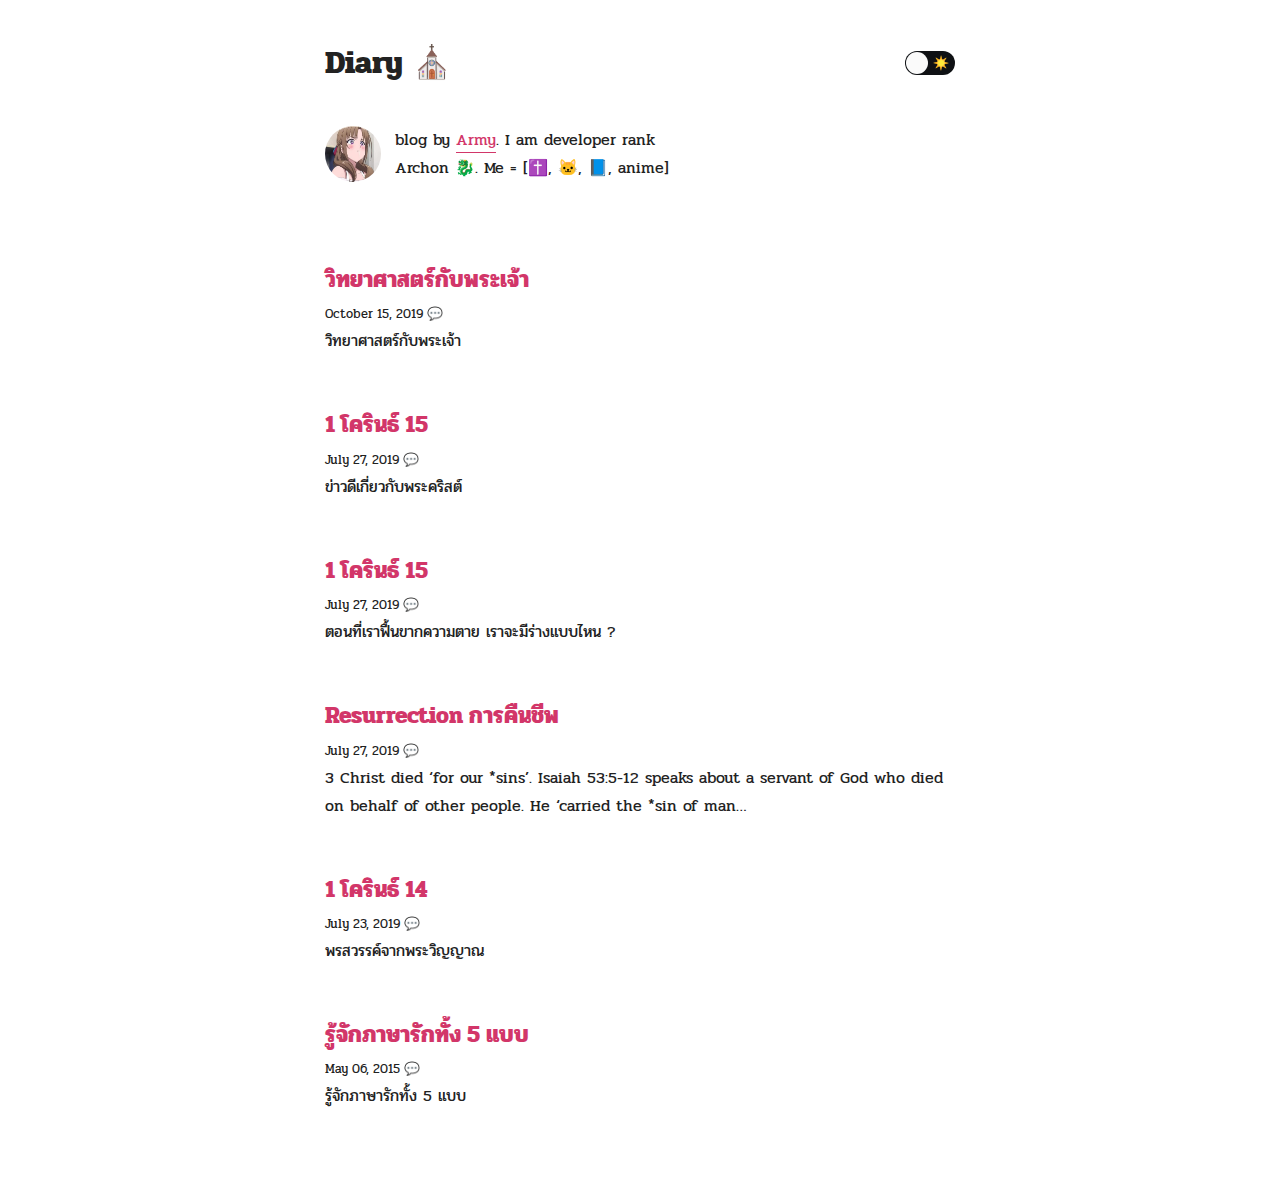
<file: index.html>
<!DOCTYPE html><html lang="en"><head><meta charSet="utf-8"/><meta http-equiv="x-ua-compatible" content="ie=edge"/><meta name="viewport" content="width=device-width, initial-scale=1, shrink-to-fit=no"/><link href="https://fonts.googleapis.com/css?family=Pridi&amp;display=swap" rel="stylesheet"/><style id="typography.js">html{font-family:sans-serif;-ms-text-size-adjust:100%;-webkit-text-size-adjust:100%}body{margin:0}article,aside,details,figcaption,figure,footer,header,main,menu,nav,section,summary{display:block}audio,canvas,progress,video{display:inline-block}audio:not([controls]){display:none;height:0}progress{vertical-align:baseline}[hidden],template{display:none}a{background-color:transparent;-webkit-text-decoration-skip:objects}a:active,a:hover{outline-width:0}abbr[title]{border-bottom:none;text-decoration:underline;text-decoration:underline dotted}b,strong{font-weight:inherit;font-weight:bolder}dfn{font-style:italic}h1{font-size:2em;margin:.67em 0}mark{background-color:#ff0;color:#000}small{font-size:80%}sub,sup{font-size:75%;line-height:0;position:relative;vertical-align:baseline}sub{bottom:-.25em}sup{top:-.5em}img{border-style:none}svg:not(:root){overflow:hidden}code,kbd,pre,samp{font-family:monospace,monospace;font-size:1em}figure{margin:1em 40px}hr{box-sizing:content-box;height:0;overflow:visible}button,input,optgroup,select,textarea{font:inherit;margin:0}optgroup{font-weight:700}button,input{overflow:visible}button,select{text-transform:none}[type=reset],[type=submit],button,html [type=button]{-webkit-appearance:button}[type=button]::-moz-focus-inner,[type=reset]::-moz-focus-inner,[type=submit]::-moz-focus-inner,button::-moz-focus-inner{border-style:none;padding:0}[type=button]:-moz-focusring,[type=reset]:-moz-focusring,[type=submit]:-moz-focusring,button:-moz-focusring{outline:1px dotted ButtonText}fieldset{border:1px solid silver;margin:0 2px;padding:.35em .625em .75em}legend{box-sizing:border-box;color:inherit;display:table;max-width:100%;padding:0;white-space:normal}textarea{overflow:auto}[type=checkbox],[type=radio]{box-sizing:border-box;padding:0}[type=number]::-webkit-inner-spin-button,[type=number]::-webkit-outer-spin-button{height:auto}[type=search]{-webkit-appearance:textfield;outline-offset:-2px}[type=search]::-webkit-search-cancel-button,[type=search]::-webkit-search-decoration{-webkit-appearance:none}::-webkit-input-placeholder{color:inherit;opacity:.54}::-webkit-file-upload-button{-webkit-appearance:button;font:inherit}html{font:100%/1.75 'Merriweather','Georgia',serif;box-sizing:border-box;overflow-y:scroll;}*{box-sizing:inherit;}*:before{box-sizing:inherit;}*:after{box-sizing:inherit;}body{color:hsla(0,0%,0%,0.9);font-family:'Merriweather','Georgia',serif;font-weight:400;word-wrap:break-word;font-kerning:normal;-moz-font-feature-settings:"kern", "liga", "clig", "calt";-ms-font-feature-settings:"kern", "liga", "clig", "calt";-webkit-font-feature-settings:"kern", "liga", "clig", "calt";font-feature-settings:"kern", "liga", "clig", "calt";}img{max-width:100%;margin-left:0;margin-right:0;margin-top:0;padding-bottom:0;padding-left:0;padding-right:0;padding-top:0;margin-bottom:1.75rem;}h1{margin-left:0;margin-right:0;margin-top:0;padding-bottom:0;padding-left:0;padding-right:0;padding-top:0;margin-bottom:1.75rem;color:inherit;font-family:Montserrat,sans-serif;font-weight:900;text-rendering:optimizeLegibility;font-size:2.5rem;line-height:1.1;}h2{margin-left:0;margin-right:0;margin-top:0;padding-bottom:0;padding-left:0;padding-right:0;padding-top:0;margin-bottom:1.75rem;color:inherit;font-family:'Merriweather','Georgia',serif;font-weight:900;text-rendering:optimizeLegibility;font-size:1.73286rem;line-height:1.1;}h3{margin-left:0;margin-right:0;margin-top:0;padding-bottom:0;padding-left:0;padding-right:0;padding-top:0;margin-bottom:1.75rem;color:inherit;font-family:'Merriweather','Georgia',serif;font-weight:900;text-rendering:optimizeLegibility;font-size:1.4427rem;line-height:1.1;}h4{margin-left:0;margin-right:0;margin-top:0;padding-bottom:0;padding-left:0;padding-right:0;padding-top:0;margin-bottom:1.75rem;color:inherit;font-family:'Merriweather','Georgia',serif;font-weight:900;text-rendering:optimizeLegibility;font-size:1rem;line-height:1.1;letter-spacing:0.140625em;text-transform:uppercase;}h5{margin-left:0;margin-right:0;margin-top:0;padding-bottom:0;padding-left:0;padding-right:0;padding-top:0;margin-bottom:1.75rem;color:inherit;font-family:'Merriweather','Georgia',serif;font-weight:900;text-rendering:optimizeLegibility;font-size:0.83255rem;line-height:1.1;}h6{margin-left:0;margin-right:0;margin-top:0;padding-bottom:0;padding-left:0;padding-right:0;padding-top:0;margin-bottom:1.75rem;color:inherit;font-family:'Merriweather','Georgia',serif;font-weight:900;text-rendering:optimizeLegibility;font-size:0.75966rem;line-height:1.1;font-style:italic;}hgroup{margin-left:0;margin-right:0;margin-top:0;padding-bottom:0;padding-left:0;padding-right:0;padding-top:0;margin-bottom:1.75rem;}ul{margin-left:1.75rem;margin-right:0;margin-top:0;padding-bottom:0;padding-left:0;padding-right:0;padding-top:0;margin-bottom:1.75rem;list-style-position:outside;list-style-image:none;list-style:disc;}ol{margin-left:1.75rem;margin-right:0;margin-top:0;padding-bottom:0;padding-left:0;padding-right:0;padding-top:0;margin-bottom:1.75rem;list-style-position:outside;list-style-image:none;}dl{margin-left:0;margin-right:0;margin-top:0;padding-bottom:0;padding-left:0;padding-right:0;padding-top:0;margin-bottom:1.75rem;}dd{margin-left:0;margin-right:0;margin-top:0;padding-bottom:0;padding-left:0;padding-right:0;padding-top:0;margin-bottom:1.75rem;}p{margin-left:0;margin-right:0;margin-top:0;padding-bottom:0;padding-left:0;padding-right:0;padding-top:0;margin-bottom:1.75rem;}figure{margin-left:0;margin-right:0;margin-top:0;padding-bottom:0;padding-left:0;padding-right:0;padding-top:0;margin-bottom:1.75rem;}pre{margin-left:0;margin-right:0;margin-top:0;padding-bottom:0;padding-left:0;padding-right:0;padding-top:0;margin-bottom:1.75rem;font-size:0.85rem;line-height:1.75rem;}table{margin-left:0;margin-right:0;margin-top:0;padding-bottom:0;padding-left:0;padding-right:0;padding-top:0;margin-bottom:1.75rem;font-size:1rem;line-height:1.75rem;border-collapse:collapse;width:100%;}fieldset{margin-left:0;margin-right:0;margin-top:0;padding-bottom:0;padding-left:0;padding-right:0;padding-top:0;margin-bottom:1.75rem;}blockquote{margin-left:-1.75rem;margin-right:1.75rem;margin-top:0;padding-bottom:0;padding-left:1.42188rem;padding-right:0;padding-top:0;margin-bottom:1.75rem;font-size:1.20112rem;line-height:1.75rem;color:inherit;font-style:italic;border-left:0.32813rem solid hsla(0,0%,0%,0.9);border-left-color:inherit;opacity:0.8;}form{margin-left:0;margin-right:0;margin-top:0;padding-bottom:0;padding-left:0;padding-right:0;padding-top:0;margin-bottom:1.75rem;}noscript{margin-left:0;margin-right:0;margin-top:0;padding-bottom:0;padding-left:0;padding-right:0;padding-top:0;margin-bottom:1.75rem;}iframe{margin-left:0;margin-right:0;margin-top:0;padding-bottom:0;padding-left:0;padding-right:0;padding-top:0;margin-bottom:1.75rem;}hr{margin-left:0;margin-right:0;margin-top:0;padding-bottom:0;padding-left:0;padding-right:0;padding-top:0;margin-bottom:calc(1.75rem - 1px);background:var(--hr);border:none;height:1px;}address{margin-left:0;margin-right:0;margin-top:0;padding-bottom:0;padding-left:0;padding-right:0;padding-top:0;margin-bottom:1.75rem;}b{font-weight:700;}strong{font-weight:700;}dt{font-weight:700;}th{font-weight:700;}li{margin-bottom:calc(1.75rem / 2);}ol li{padding-left:0;}ul li{padding-left:0;}li > ol{margin-left:1.75rem;margin-bottom:calc(1.75rem / 2);margin-top:calc(1.75rem / 2);}li > ul{margin-left:1.75rem;margin-bottom:calc(1.75rem / 2);margin-top:calc(1.75rem / 2);}blockquote *:last-child{margin-bottom:0;}li *:last-child{margin-bottom:0;}p *:last-child{margin-bottom:0;}li > p{margin-bottom:calc(1.75rem / 2);}code{font-size:0.85rem;line-height:1.75rem;}kbd{font-size:0.85rem;line-height:1.75rem;}samp{font-size:0.85rem;line-height:1.75rem;}abbr{border-bottom:1px dotted hsla(0,0%,0%,0.5);cursor:help;}acronym{border-bottom:1px dotted hsla(0,0%,0%,0.5);cursor:help;}abbr[title]{border-bottom:1px dotted hsla(0,0%,0%,0.5);cursor:help;text-decoration:none;}thead{text-align:left;}td,th{text-align:left;border-bottom:1px solid hsla(0,0%,0%,0.12);font-feature-settings:"tnum";-moz-font-feature-settings:"tnum";-ms-font-feature-settings:"tnum";-webkit-font-feature-settings:"tnum";padding-left:1.16667rem;padding-right:1.16667rem;padding-top:0.875rem;padding-bottom:calc(0.875rem - 1px);}th:first-child,td:first-child{padding-left:0;}th:last-child,td:last-child{padding-right:0;}blockquote > :last-child{margin-bottom:0;}blockquote cite{font-size:1rem;line-height:1.75rem;color:hsla(0,0%,0%,0.9);font-weight:400;}blockquote cite:before{content:"— ";}ul,ol{margin-left:0;}@media only screen and (max-width:480px){ul,ol{margin-left:1.75rem;}blockquote{margin-left:-1.3125rem;margin-right:0;padding-left:0.98438rem;}}h1,h2,h3,h4,h5,h6{margin-top:3.5rem;}a{box-shadow:0 1px 0 0 currentColor;color:var(--textLink);text-decoration:none;font-family:Pridi;}a:hover,a:active{box-shadow:none;}mark,ins{background:#007acc;color:white;padding:0.10938rem 0.21875rem;text-decoration:none;}a.gatsby-resp-image-link{box-shadow:none;}a.anchor{box-shadow:none;}a.anchor svg[aria-hidden="true"]{stroke:var(--textLink);}p code{font-size:1rem;}h1 code, h2 code, h3 code, h4 code, h5 code, h6 code{font-size:inherit;}li code{font-size:1rem;}blockquote.translation{font-size:1em;}</style><meta data-react-helmet="true" name="theme-color" content="#282c35"/><style type="text/css">.gatsby-resp-image-image{width:100%;height:100%;margin:0;vertical-align:middle;position:absolute;top:0;left:0;color:transparent;}</style><link rel="preconnect dns-prefetch" href="https://www.google-analytics.com"/><link rel="alternate" type="application/rss+xml" href="/rss.xml"/><link rel="shortcut icon" href="/icons/icon-48x48.png?v=008654519ce705ac7bc44303a9014606"/><link rel="manifest" href="/manifest.webmanifest"/><meta name="theme-color" content="#663399"/><link rel="apple-touch-icon" sizes="48x48" href="/icons/icon-48x48.png?v=008654519ce705ac7bc44303a9014606"/><link rel="apple-touch-icon" sizes="72x72" href="/icons/icon-72x72.png?v=008654519ce705ac7bc44303a9014606"/><link rel="apple-touch-icon" sizes="96x96" href="/icons/icon-96x96.png?v=008654519ce705ac7bc44303a9014606"/><link rel="apple-touch-icon" sizes="144x144" href="/icons/icon-144x144.png?v=008654519ce705ac7bc44303a9014606"/><link rel="apple-touch-icon" sizes="192x192" href="/icons/icon-192x192.png?v=008654519ce705ac7bc44303a9014606"/><link rel="apple-touch-icon" sizes="256x256" href="/icons/icon-256x256.png?v=008654519ce705ac7bc44303a9014606"/><link rel="apple-touch-icon" sizes="384x384" href="/icons/icon-384x384.png?v=008654519ce705ac7bc44303a9014606"/><link rel="apple-touch-icon" sizes="512x512" href="/icons/icon-512x512.png?v=008654519ce705ac7bc44303a9014606"/><title data-react-helmet="true">All posts | Diary  ⛪</title><meta name="generator" content="Gatsby 2.16.1"/><meta data-react-helmet="true" name="description" content="A starter blog demonstrating what Gatsby can do."/><meta data-react-helmet="true" property="og:title" content="All posts"/><meta data-react-helmet="true" property="og:description" content="A starter blog demonstrating what Gatsby can do."/><meta data-react-helmet="true" property="og:type" content="website"/><meta data-react-helmet="true" name="twitter:card" content="summary"/><meta data-react-helmet="true" name="twitter:creator" content="Army"/><meta data-react-helmet="true" name="twitter:title" content="All posts"/><meta data-react-helmet="true" name="twitter:description" content="A starter blog demonstrating what Gatsby can do."/><style data-href="/styles.48d7a39d8d7fe1252339.css">@import url(https://fonts.googleapis.com/css?family=Pridi&display=swap);@font-face{font-family:Montserrat;font-style:normal;font-display:swap;font-weight:100;src:local("Montserrat Thin "),local("Montserrat-Thin"),url(/static/montserrat-latin-100-191cc9f50f3b76b9617cb383f19acb7d.woff2) format("woff2"),url(/static/montserrat-latin-100-370318464551d5f25b0f0a78f374faac.woff) format("woff")}@font-face{font-family:Montserrat;font-style:italic;font-display:swap;font-weight:100;src:local("Montserrat Thin italic"),local("Montserrat-Thinitalic"),url(/static/montserrat-latin-100italic-bdeaeb79db315697bd173a55b097dc18.woff2) format("woff2"),url(/static/montserrat-latin-100italic-ecf7d49386e8f265878e735db34a7c4b.woff) format("woff")}@font-face{font-family:Montserrat;font-style:normal;font-display:swap;font-weight:200;src:local("Montserrat Extra Light "),local("Montserrat-Extra Light"),url(/static/montserrat-latin-200-85d5ef9db7f2dc6979172a4a3b2c57cb.woff2) format("woff2"),url(/static/montserrat-latin-200-1fc98e126a3d152549240e6244d7e669.woff) format("woff")}@font-face{font-family:Montserrat;font-style:italic;font-display:swap;font-weight:200;src:local("Montserrat Extra Light italic"),local("Montserrat-Extra Lightitalic"),url(/static/montserrat-latin-200italic-49095760a498d024fe1a85a078850df9.woff2) format("woff2"),url(/static/montserrat-latin-200italic-fe46cf8b9462c820457d3bf537e4057f.woff) format("woff")}@font-face{font-family:Montserrat;font-style:normal;font-display:swap;font-weight:300;src:local("Montserrat Light "),local("Montserrat-Light"),url(/static/montserrat-latin-300-7c3daf12b706645b5d3710f863a4da04.woff2) format("woff2"),url(/static/montserrat-latin-300-8dc95fab9cf98d02ca8d76e97d3dff60.woff) format("woff")}@font-face{font-family:Montserrat;font-style:italic;font-display:swap;font-weight:300;src:local("Montserrat Light italic"),local("Montserrat-Lightitalic"),url(/static/montserrat-latin-300italic-f20b178ca2024a5eac8e42e6649db86c.woff2) format("woff2"),url(/static/montserrat-latin-300italic-3fe16939288856e8e828fa2661bf2354.woff) format("woff")}@font-face{font-family:Montserrat;font-style:normal;font-display:swap;font-weight:400;src:local("Montserrat Regular "),local("Montserrat-Regular"),url(/static/montserrat-latin-400-bc3aa95dca08f5fee5291e34959c27bc.woff2) format("woff2"),url(/static/montserrat-latin-400-8102c4838f9e3d08dad644290a9cb701.woff) format("woff")}@font-face{font-family:Montserrat;font-style:italic;font-display:swap;font-weight:400;src:local("Montserrat Regular italic"),local("Montserrat-Regularitalic"),url(/static/montserrat-latin-400italic-5cad650422a7184467af5a4d17b264c4.woff2) format("woff2"),url(/static/montserrat-latin-400italic-d191f22af3bb50902b99ac577f81a322.woff) format("woff")}@font-face{font-family:Montserrat;font-style:normal;font-display:swap;font-weight:500;src:local("Montserrat Medium "),local("Montserrat-Medium"),url(/static/montserrat-latin-500-92d16e458625f4d2c8940f6bdca0ff09.woff2) format("woff2"),url(/static/montserrat-latin-500-8b763220218ffc11c57c84ddb80e7b26.woff) format("woff")}@font-face{font-family:Montserrat;font-style:italic;font-display:swap;font-weight:500;src:local("Montserrat Medium italic"),local("Montserrat-Mediumitalic"),url(/static/montserrat-latin-500italic-47bfcca6b69d6a9acca7a8bff17193e2.woff2) format("woff2"),url(/static/montserrat-latin-500italic-72c01f753c3940c0b9cb6bf2389caddf.woff) format("woff")}@font-face{font-family:Montserrat;font-style:normal;font-display:swap;font-weight:600;src:local("Montserrat SemiBold "),local("Montserrat-SemiBold"),url(/static/montserrat-latin-600-6fb1b5623e528e27c18658fecf5ee0ee.woff2) format("woff2"),url(/static/montserrat-latin-600-7c839d15a6f54e7025ba8c0c4b333e8f.woff) format("woff")}@font-face{font-family:Montserrat;font-style:italic;font-display:swap;font-weight:600;src:local("Montserrat SemiBold italic"),local("Montserrat-SemiBolditalic"),url(/static/montserrat-latin-600italic-60789af1c9338ed1a9546722ec54b4f7.woff2) format("woff2"),url(/static/montserrat-latin-600italic-f3d4de8d0afb19e777c79032ce828e3d.woff) format("woff")}@font-face{font-family:Montserrat;font-style:normal;font-display:swap;font-weight:700;src:local("Montserrat Bold "),local("Montserrat-Bold"),url(/static/montserrat-latin-700-39d93cf678c740f9f6b2b1cfde34bee3.woff2) format("woff2"),url(/static/montserrat-latin-700-80f10bd382f0df1cd650fec59f3c9394.woff) format("woff")}@font-face{font-family:Montserrat;font-style:italic;font-display:swap;font-weight:700;src:local("Montserrat Bold italic"),local("Montserrat-Bolditalic"),url(/static/montserrat-latin-700italic-ba136d97b14e82284dd595e257f11c47.woff2) format("woff2"),url(/static/montserrat-latin-700italic-8c98142b425630821139c24bd1698700.woff) format("woff")}@font-face{font-family:Montserrat;font-style:normal;font-display:swap;font-weight:800;src:local("Montserrat ExtraBold "),local("Montserrat-ExtraBold"),url(/static/montserrat-latin-800-b7018be9ed6cd94da8b6675b3a468c3b.woff2) format("woff2"),url(/static/montserrat-latin-800-9a9befcf50d64f9d2d19d8b1d1984add.woff) format("woff")}@font-face{font-family:Montserrat;font-style:italic;font-display:swap;font-weight:800;src:local("Montserrat ExtraBold italic"),local("Montserrat-ExtraBolditalic"),url(/static/montserrat-latin-800italic-540ffdd223d1a9ad3d4e678e1a23372e.woff2) format("woff2"),url(/static/montserrat-latin-800italic-897086f99f4e1f45e6b1e9368527d0bc.woff) format("woff")}@font-face{font-family:Montserrat;font-style:normal;font-display:swap;font-weight:900;src:local("Montserrat Black "),local("Montserrat-Black"),url(/static/montserrat-latin-900-58cd789700850375b834e8b6776002eb.woff2) format("woff2"),url(/static/montserrat-latin-900-26d42c9428780e545a540bbb50c84bce.woff) format("woff")}@font-face{font-family:Montserrat;font-style:italic;font-display:swap;font-weight:900;src:local("Montserrat Black italic"),local("Montserrat-Blackitalic"),url(/static/montserrat-latin-900italic-451157bc8861fe54f523b3669a3def71.woff2) format("woff2"),url(/static/montserrat-latin-900italic-a8ec4957e1c24f5793305763ad9845b3.woff) format("woff")}@font-face{font-family:Merriweather;font-style:normal;font-display:swap;font-weight:300;src:local("Merriweather Light "),local("Merriweather-Light"),url(/static/merriweather-latin-300-b1158cfcd4aacb9d8fb61625e37af46a.woff2) format("woff2"),url(/static/merriweather-latin-300-cc7de05e166e90320d7d896e0f72a19d.woff) format("woff")}@font-face{font-family:Merriweather;font-style:italic;font-display:swap;font-weight:300;src:local("Merriweather Light italic"),local("Merriweather-Lightitalic"),url(/static/merriweather-latin-300italic-8fe52a48089d6ebe46db0b8e7cc66263.woff2) format("woff2"),url(/static/merriweather-latin-300italic-e1331f5397c2a673f9d3765138debdb5.woff) format("woff")}@font-face{font-family:Merriweather;font-style:normal;font-display:swap;font-weight:400;src:local("Merriweather Regular "),local("Merriweather-Regular"),url(/static/merriweather-latin-400-8276fdb72ae8f4714d4e6eba704cc39f.woff2) format("woff2"),url(/static/merriweather-latin-400-69f09800f4f6479d06e44eba837df872.woff) format("woff")}@font-face{font-family:Merriweather;font-style:italic;font-display:swap;font-weight:400;src:local("Merriweather Regular italic"),local("Merriweather-Regularitalic"),url(/static/merriweather-latin-400italic-3a9be9ea9f7aa4af6de7307df21d9fc0.woff2) format("woff2"),url(/static/merriweather-latin-400italic-d76079ed7541a433a54f79316de086e9.woff) format("woff")}@font-face{font-family:Merriweather;font-style:normal;font-display:swap;font-weight:700;src:local("Merriweather Bold "),local("Merriweather-Bold"),url(/static/merriweather-latin-700-fa534be7ffa380e39a7f6e03bf9a5e03.woff2) format("woff2"),url(/static/merriweather-latin-700-ba56ea84b8084b7ff9677f50d3cd81bd.woff) format("woff")}@font-face{font-family:Merriweather;font-style:italic;font-display:swap;font-weight:700;src:local("Merriweather Bold italic"),local("Merriweather-Bolditalic"),url(/static/merriweather-latin-700italic-1ef5edaaa20ae53ea50399884c5e48c6.woff2) format("woff2"),url(/static/merriweather-latin-700italic-534bc9e7ce93c73d73426e46acd78092.woff) format("woff")}@font-face{font-family:Merriweather;font-style:normal;font-display:swap;font-weight:900;src:local("Merriweather Black "),local("Merriweather-Black"),url(/static/merriweather-latin-900-7528fb70e8a4a82c7305e72ff43ac25f.woff2) format("woff2"),url(/static/merriweather-latin-900-3799b6e2f5ed3fcccf9d7a708d7419fa.woff) format("woff")}@font-face{font-family:Merriweather;font-style:italic;font-display:swap;font-weight:900;src:local("Merriweather Black italic"),local("Merriweather-Blackitalic"),url(/static/merriweather-latin-900italic-e1b4d2aaa78e12ad84aaf8a56321e4c2.woff2) format("woff2"),url(/static/merriweather-latin-900italic-2ae22f731b3424e8dbb4b37f7ca6e708.woff) format("woff")}body{--pink:#ffa7c4;background-color:var(--bg);font-family:Pridi,sans-serif}body.light{--bg:#fff;--header:var(--pink);--textNormal:#222;--textTitle:#222;--textLink:#d23669;--hr:rgba(0,0,0,0.2);--inlineCode-bg:rgba(255,229,100,0.2);--inlineCode-text:#1a1a1a}body.dark{-webkit-font-smoothing:antialiased;--bg:#282c35;--header:#fff;--textNormal:hsla(0,0%,100%,0.88);--textTitle:#fff;--textLink:var(--pink);--hr:hsla(0,0%,100%,0.2);--inlineCode-bg:#373c49;--inlineCode-text:#e6e6e6}body:lang(ar) article,body:lang(fa) article{direction:rtl}body:lang(ar) .language-text,body:lang(ar) article .translations,body:lang(ar) article pre,body:lang(fa) .language-text,body:lang(fa) article .translations,body:lang(fa) article pre{direction:ltr}body:lang(ar) .language-text,body:lang(fa) .language-text{display:inline-block}body:lang(ar) blockquote,body:lang(fa) blockquote{border-left:unset;border-right:.32813rem solid rgba(0,0,0,.9);padding-right:1.42188rem;padding-left:unset;margin-left:.75rem;margin-right:-1.75rem}body:lang(fa) article,body:lang(fa) header>h1{font-family:Vazir}body:lang(ar) article,body:lang(ar) header>h1{font-family:Cairo,sans-serif}body:lang(ko) article,body:lang(ko) header{word-break:keep-all}code[class*=language-],pre[class*=language-]{color:#fff;background:none;font-family:Consolas,Menlo,Monaco,source-code-pro,Courier New,monospace;font-feature-settings:normal;text-align:left;white-space:pre;word-spacing:normal;word-break:normal;word-wrap:normal;line-height:1.5;margin-bottom:0;-moz-tab-size:4;-o-tab-size:4;tab-size:4;-webkit-hyphens:none;-ms-hyphens:none;hyphens:none}pre[class*=language-]{overflow:auto;padding:1.3125rem}pre[class*=language-]::-moz-selection{background:#27292a}pre[class*=language-]::selection{background:#27292a}pre[class*=language-]::-moz-selection,pre[class*=language-] ::-moz-selection{text-shadow:none;background:hsla(0,0%,100%,.15)}pre[class*=language-]::selection,pre[class*=language-] ::selection{text-shadow:none;background:hsla(0,0%,100%,.15)}:not(pre)>code[class*=language-]{border-radius:.3em;background:var(--inlineCode-bg);color:var(--inlineCode-text);padding:.15em .2em .05em;white-space:normal}.token.attr-name{color:#addb67;font-style:italic}.token.comment{color:#809393}.token.string,.token.url{color:#addb67}.token.variable{color:#d6deeb}.token.number{color:#f78c6c}.token.builtin,.token.char,.token.constant,.token.function{color:#82aaff}.token.punctuation{color:#c792ea}.token.doctype,.token.selector{color:#c792ea;font-style:"italic"}.token.class-name{color:#ffcb8b}.token.keyword,.token.operator,.token.tag{color:#ffa7c4}.token.boolean{color:#ff5874}.token.property{color:#80cbc4}.token.namespace{color:#b2ccd6}pre[data-line]{padding:1em 0 1em 3em;position:relative}.gatsby-highlight-code-line{background-color:#022a4b;display:block;padding-right:1em;padding-left:1.25em;border-left:.25em solid #ffa7c4}.gatsby-highlight,.gatsby-highlight-code-line{margin-right:-1.3125rem;margin-left:-1.3125rem}.gatsby-highlight{margin-bottom:1.75rem;border-radius:10px;background:#011627;-webkit-overflow-scrolling:touch;overflow:auto}@media (max-width:672px){.gatsby-highlight{border-radius:0}}.gatsby-highlight pre[class*=language-]{float:left;min-width:100%}.react-toggle{touch-action:pan-x;display:inline-block;position:relative;cursor:pointer;background-color:transparent;border:0;padding:0;-webkit-touch-callout:none;-webkit-user-select:none;-moz-user-select:none;-ms-user-select:none;user-select:none;-webkit-tap-highlight-color:rgba(0,0,0,0);-webkit-tap-highlight-color:transparent}.react-toggle-screenreader-only{border:0;clip:rect(0 0 0 0);height:1px;margin:-1px;overflow:hidden;padding:0;position:absolute;width:1px}.react-toggle-track{width:50px;height:24px;padding:0;border-radius:30px;background-color:#0f1114;-webkit-transition:all .2s ease;transition:all .2s ease}.react-toggle-track-check{position:absolute;width:17px;height:17px;left:5px;top:0;bottom:0;margin-top:auto;margin-bottom:auto;line-height:0;opacity:0;-webkit-transition:opacity .25s ease;transition:opacity .25s ease}.react-toggle--checked .react-toggle-track-check,.react-toggle-track-x{opacity:1;-webkit-transition:opacity .25s ease;transition:opacity .25s ease}.react-toggle-track-x{position:absolute;width:17px;height:17px;right:5px;top:0;bottom:0;margin-top:auto;margin-bottom:auto;line-height:0}.react-toggle--checked .react-toggle-track-x{opacity:0}.react-toggle-thumb{position:absolute;top:1px;left:1px;width:22px;height:22px;border-radius:50%;background-color:#fafafa;box-sizing:border-box;-webkit-transition:all .5s cubic-bezier(.23,1,.32,1) 0ms;transition:all .5s cubic-bezier(.23,1,.32,1) 0ms;-webkit-transform:translateX(0);transform:translateX(0)}.react-toggle--checked .react-toggle-thumb{-webkit-transform:translateX(26px);transform:translateX(26px);border-color:#19ab27}.react-toggle--focus .react-toggle-thumb{box-shadow:0 0 2px 3px #ffa7c4}.react-toggle:active .react-toggle-thumb{box-shadow:0 0 5px 5px #ffa7c4}</style><link as="script" rel="preload" href="/app-a71f193bae058c5f4f89.js"/><link as="script" rel="preload" href="/component---src-pages-index-js-43bd82db77412e02d946.js"/><link as="script" rel="preload" href="/styles-23e58866deab12e1d54d.js"/><link as="script" rel="preload" href="/commons-39331a053fe37ffd9ffc.js"/><link as="script" rel="preload" href="/webpack-runtime-ce7f82db5f8368f0081a.js"/><link as="fetch" rel="preload" href="/page-data\index\page-data.json" crossorigin="anonymous"/></head><body class="light"><script>
              (function() {
                window.__onThemeChange = function() {};
                function setTheme(newTheme) {
                  window.__theme = newTheme;
                  preferredTheme = newTheme;
                  document.body.className = newTheme;
                  window.__onThemeChange(newTheme);
                }
                var preferredTheme;
                try {
                  preferredTheme = localStorage.getItem('theme');
                } catch (err) { }
                window.__setPreferredTheme = function(newTheme) {
                  setTheme(newTheme);
                  try {
                    localStorage.setItem('theme', newTheme);
                  } catch (err) {}
                }
                var darkQuery = window.matchMedia('(prefers-color-scheme: dark)');
                darkQuery.addListener(function(e) {
                  window.__setPreferredTheme(e.matches ? 'dark' : 'light')
                });
                setTheme(preferredTheme || (darkQuery.matches ? 'dark' : 'light'));
              })();
            </script><div id="___gatsby"><div style="outline:none" tabindex="-1" role="group" id="gatsby-focus-wrapper"><div style="color:var(--textNormal);background:var(--bg);transition:color 0.2s ease-out, background 0.2s ease-out;min-height:100vh"><div style="margin-left:auto;margin-right:auto;max-width:42rem;padding:2.625rem 1.3125rem"><header style="display:flex;justify-content:space-between;align-items:center;margin-bottom:2.625rem"><h1 style="font-size:1.98818rem;line-height:2.625rem;margin-bottom:0;margin-top:0;font-family:Pridi"><a aria-current="page" style="box-shadow:none;text-decoration:none;color:var(--textTitle);font-family:Pridi" class="" href="/">Diary  ⛪</a></h1><div style="height:24px"></div></header><aside><div style="display:flex;margin-bottom:3.5rem"><img src="/static/profile-pic-7a684c63de94fd92d13f8fd0815c6fe1.jpg" alt="Army" style="margin-right:0.875rem;margin-bottom:0;width:3.5rem;height:3.5rem;border-radius:50%"/><p style="max-width:310px">blog by<!-- --> <a href="https://www.facebook.com/codegeassmasterzeronebreakout">Army</a>.<!-- --> <!-- -->I am developer rank Archon 🐉.  Me = [✝️,  🐱,  📘, anime]</p></div></aside><div><h3 style="margin-bottom:0.4375rem"><a style="box-shadow:none" href="/live-bible/science-god/">วิทยาศาสตร์กับพระเจ้า</a></h3><small>October 15, 2019<!-- -->   💬</small><p>วิทยาศาสตร์กับพระเจ้า</p></div><div><h3 style="margin-bottom:0.4375rem"><a style="box-shadow:none" href="/live-bible/day2/">1 โครินธ์ 15</a></h3><small>July 27, 2019<!-- -->   💬</small><p>ข่าวดีเกี่ยวกับพระคริสต์</p></div><div><h3 style="margin-bottom:0.4375rem"><a style="box-shadow:none" href="/live-bible/day3/">1 โครินธ์ 15</a></h3><small>July 27, 2019<!-- -->   💬</small><p>ตอนที่เราฟื้นขากความตาย เราจะมีร่างแบบไหน ?</p></div><div><h3 style="margin-bottom:0.4375rem"><a style="box-shadow:none" href="/live-bible/day4-event/">Resurrection การคืนชีพ</a></h3><small>July 27, 2019<!-- -->   💬</small><p>3 Christ died ‘for our *sins’.  Isaiah 53:5-12 speaks about a servant of God who died on behalf of other people. He ‘carried the *sin of man…</p></div><div><h3 style="margin-bottom:0.4375rem"><a style="box-shadow:none" href="/live-bible/day1/">1 โครินธ์ 14</a></h3><small>July 23, 2019<!-- -->   💬</small><p>พรสวรรค์จากพระวิญญาณ</p></div><div><h3 style="margin-bottom:0.4375rem"><a style="box-shadow:none" href="/live-bible/kind-of-love/">รู้จักภาษารักทั้ง 5 แบบ</a></h3><small>May 06, 2015<!-- -->   💬</small><p>รู้จักภาษารักทั้ง 5 แบบ</p></div></div></div></div></div><script>
  
  
  if(true) {
    (function(i,s,o,g,r,a,m){i['GoogleAnalyticsObject']=r;i[r]=i[r]||function(){
    (i[r].q=i[r].q||[]).push(arguments)},i[r].l=1*new Date();a=s.createElement(o),
    m=s.getElementsByTagName(o)[0];a.async=1;a.src=g;m.parentNode.insertBefore(a,m)
    })(window,document,'script','https://www.google-analytics.com/analytics.js','ga');
  }
  if (typeof ga === "function") {
    ga('create', 'undefined', 'auto', {});
      
      
      
      
      
      }</script><script id="gatsby-script-loader">/*<![CDATA[*/window.pagePath="/";window.webpackCompilationHash="90ada146403cc79af353";/*]]>*/</script><script id="gatsby-chunk-mapping">/*<![CDATA[*/window.___chunkMapping={"app":["/app-a71f193bae058c5f4f89.js"],"component---node-modules-gatsby-plugin-offline-app-shell-js":["/component---node-modules-gatsby-plugin-offline-app-shell-js-08563098e161ef560594.js"],"component---src-templates-blog-post-js":["/component---src-templates-blog-post-js-115eda0789f70a64ef47.js"],"component---src-pages-404-js":["/component---src-pages-404-js-5ae8702c598713817692.js"],"component---src-pages-index-js":["/component---src-pages-index-js-43bd82db77412e02d946.js"]};/*]]>*/</script><script src="/webpack-runtime-ce7f82db5f8368f0081a.js" async=""></script><script src="/commons-39331a053fe37ffd9ffc.js" async=""></script><script src="/styles-23e58866deab12e1d54d.js" async=""></script><script src="/component---src-pages-index-js-43bd82db77412e02d946.js" async=""></script><script src="/app-a71f193bae058c5f4f89.js" async=""></script></body></html>
</file>
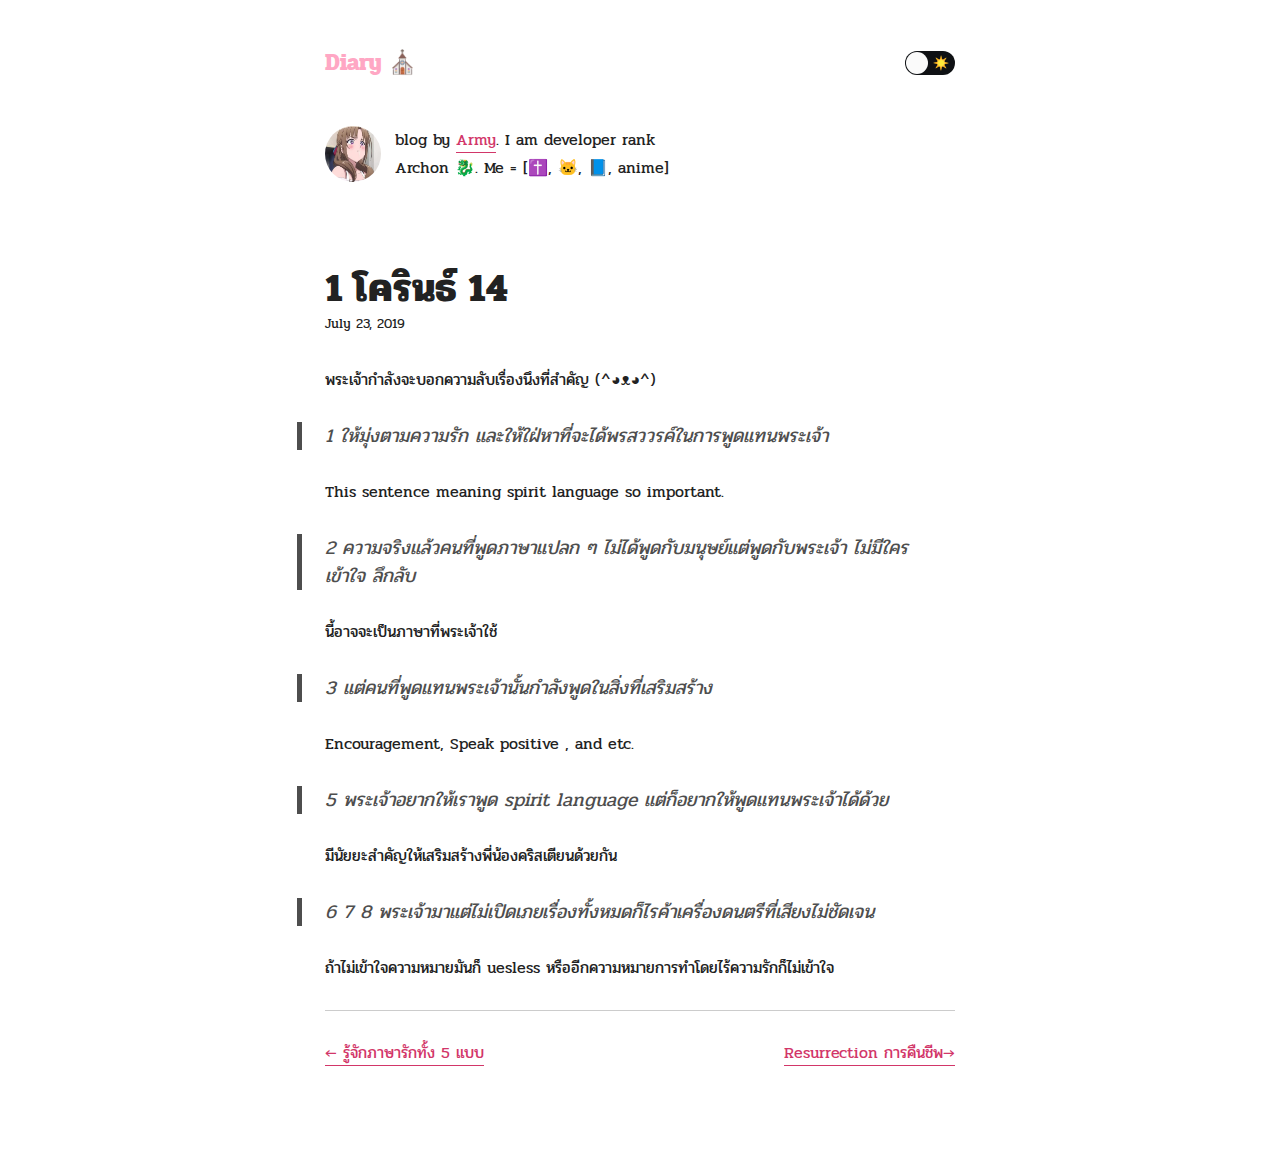
<file: live-bible/day1/index.html>
<!DOCTYPE html><html lang="en"><head><meta charSet="utf-8"/><meta http-equiv="x-ua-compatible" content="ie=edge"/><meta name="viewport" content="width=device-width, initial-scale=1, shrink-to-fit=no"/><link href="https://fonts.googleapis.com/css?family=Pridi&amp;display=swap" rel="stylesheet"/><style id="typography.js">html{font-family:sans-serif;-ms-text-size-adjust:100%;-webkit-text-size-adjust:100%}body{margin:0}article,aside,details,figcaption,figure,footer,header,main,menu,nav,section,summary{display:block}audio,canvas,progress,video{display:inline-block}audio:not([controls]){display:none;height:0}progress{vertical-align:baseline}[hidden],template{display:none}a{background-color:transparent;-webkit-text-decoration-skip:objects}a:active,a:hover{outline-width:0}abbr[title]{border-bottom:none;text-decoration:underline;text-decoration:underline dotted}b,strong{font-weight:inherit;font-weight:bolder}dfn{font-style:italic}h1{font-size:2em;margin:.67em 0}mark{background-color:#ff0;color:#000}small{font-size:80%}sub,sup{font-size:75%;line-height:0;position:relative;vertical-align:baseline}sub{bottom:-.25em}sup{top:-.5em}img{border-style:none}svg:not(:root){overflow:hidden}code,kbd,pre,samp{font-family:monospace,monospace;font-size:1em}figure{margin:1em 40px}hr{box-sizing:content-box;height:0;overflow:visible}button,input,optgroup,select,textarea{font:inherit;margin:0}optgroup{font-weight:700}button,input{overflow:visible}button,select{text-transform:none}[type=reset],[type=submit],button,html [type=button]{-webkit-appearance:button}[type=button]::-moz-focus-inner,[type=reset]::-moz-focus-inner,[type=submit]::-moz-focus-inner,button::-moz-focus-inner{border-style:none;padding:0}[type=button]:-moz-focusring,[type=reset]:-moz-focusring,[type=submit]:-moz-focusring,button:-moz-focusring{outline:1px dotted ButtonText}fieldset{border:1px solid silver;margin:0 2px;padding:.35em .625em .75em}legend{box-sizing:border-box;color:inherit;display:table;max-width:100%;padding:0;white-space:normal}textarea{overflow:auto}[type=checkbox],[type=radio]{box-sizing:border-box;padding:0}[type=number]::-webkit-inner-spin-button,[type=number]::-webkit-outer-spin-button{height:auto}[type=search]{-webkit-appearance:textfield;outline-offset:-2px}[type=search]::-webkit-search-cancel-button,[type=search]::-webkit-search-decoration{-webkit-appearance:none}::-webkit-input-placeholder{color:inherit;opacity:.54}::-webkit-file-upload-button{-webkit-appearance:button;font:inherit}html{font:100%/1.75 'Merriweather','Georgia',serif;box-sizing:border-box;overflow-y:scroll;}*{box-sizing:inherit;}*:before{box-sizing:inherit;}*:after{box-sizing:inherit;}body{color:hsla(0,0%,0%,0.9);font-family:'Merriweather','Georgia',serif;font-weight:400;word-wrap:break-word;font-kerning:normal;-moz-font-feature-settings:"kern", "liga", "clig", "calt";-ms-font-feature-settings:"kern", "liga", "clig", "calt";-webkit-font-feature-settings:"kern", "liga", "clig", "calt";font-feature-settings:"kern", "liga", "clig", "calt";}img{max-width:100%;margin-left:0;margin-right:0;margin-top:0;padding-bottom:0;padding-left:0;padding-right:0;padding-top:0;margin-bottom:1.75rem;}h1{margin-left:0;margin-right:0;margin-top:0;padding-bottom:0;padding-left:0;padding-right:0;padding-top:0;margin-bottom:1.75rem;color:inherit;font-family:Montserrat,sans-serif;font-weight:900;text-rendering:optimizeLegibility;font-size:2.5rem;line-height:1.1;}h2{margin-left:0;margin-right:0;margin-top:0;padding-bottom:0;padding-left:0;padding-right:0;padding-top:0;margin-bottom:1.75rem;color:inherit;font-family:'Merriweather','Georgia',serif;font-weight:900;text-rendering:optimizeLegibility;font-size:1.73286rem;line-height:1.1;}h3{margin-left:0;margin-right:0;margin-top:0;padding-bottom:0;padding-left:0;padding-right:0;padding-top:0;margin-bottom:1.75rem;color:inherit;font-family:'Merriweather','Georgia',serif;font-weight:900;text-rendering:optimizeLegibility;font-size:1.4427rem;line-height:1.1;}h4{margin-left:0;margin-right:0;margin-top:0;padding-bottom:0;padding-left:0;padding-right:0;padding-top:0;margin-bottom:1.75rem;color:inherit;font-family:'Merriweather','Georgia',serif;font-weight:900;text-rendering:optimizeLegibility;font-size:1rem;line-height:1.1;letter-spacing:0.140625em;text-transform:uppercase;}h5{margin-left:0;margin-right:0;margin-top:0;padding-bottom:0;padding-left:0;padding-right:0;padding-top:0;margin-bottom:1.75rem;color:inherit;font-family:'Merriweather','Georgia',serif;font-weight:900;text-rendering:optimizeLegibility;font-size:0.83255rem;line-height:1.1;}h6{margin-left:0;margin-right:0;margin-top:0;padding-bottom:0;padding-left:0;padding-right:0;padding-top:0;margin-bottom:1.75rem;color:inherit;font-family:'Merriweather','Georgia',serif;font-weight:900;text-rendering:optimizeLegibility;font-size:0.75966rem;line-height:1.1;font-style:italic;}hgroup{margin-left:0;margin-right:0;margin-top:0;padding-bottom:0;padding-left:0;padding-right:0;padding-top:0;margin-bottom:1.75rem;}ul{margin-left:1.75rem;margin-right:0;margin-top:0;padding-bottom:0;padding-left:0;padding-right:0;padding-top:0;margin-bottom:1.75rem;list-style-position:outside;list-style-image:none;list-style:disc;}ol{margin-left:1.75rem;margin-right:0;margin-top:0;padding-bottom:0;padding-left:0;padding-right:0;padding-top:0;margin-bottom:1.75rem;list-style-position:outside;list-style-image:none;}dl{margin-left:0;margin-right:0;margin-top:0;padding-bottom:0;padding-left:0;padding-right:0;padding-top:0;margin-bottom:1.75rem;}dd{margin-left:0;margin-right:0;margin-top:0;padding-bottom:0;padding-left:0;padding-right:0;padding-top:0;margin-bottom:1.75rem;}p{margin-left:0;margin-right:0;margin-top:0;padding-bottom:0;padding-left:0;padding-right:0;padding-top:0;margin-bottom:1.75rem;}figure{margin-left:0;margin-right:0;margin-top:0;padding-bottom:0;padding-left:0;padding-right:0;padding-top:0;margin-bottom:1.75rem;}pre{margin-left:0;margin-right:0;margin-top:0;padding-bottom:0;padding-left:0;padding-right:0;padding-top:0;margin-bottom:1.75rem;font-size:0.85rem;line-height:1.75rem;}table{margin-left:0;margin-right:0;margin-top:0;padding-bottom:0;padding-left:0;padding-right:0;padding-top:0;margin-bottom:1.75rem;font-size:1rem;line-height:1.75rem;border-collapse:collapse;width:100%;}fieldset{margin-left:0;margin-right:0;margin-top:0;padding-bottom:0;padding-left:0;padding-right:0;padding-top:0;margin-bottom:1.75rem;}blockquote{margin-left:-1.75rem;margin-right:1.75rem;margin-top:0;padding-bottom:0;padding-left:1.42188rem;padding-right:0;padding-top:0;margin-bottom:1.75rem;font-size:1.20112rem;line-height:1.75rem;color:inherit;font-style:italic;border-left:0.32813rem solid hsla(0,0%,0%,0.9);border-left-color:inherit;opacity:0.8;}form{margin-left:0;margin-right:0;margin-top:0;padding-bottom:0;padding-left:0;padding-right:0;padding-top:0;margin-bottom:1.75rem;}noscript{margin-left:0;margin-right:0;margin-top:0;padding-bottom:0;padding-left:0;padding-right:0;padding-top:0;margin-bottom:1.75rem;}iframe{margin-left:0;margin-right:0;margin-top:0;padding-bottom:0;padding-left:0;padding-right:0;padding-top:0;margin-bottom:1.75rem;}hr{margin-left:0;margin-right:0;margin-top:0;padding-bottom:0;padding-left:0;padding-right:0;padding-top:0;margin-bottom:calc(1.75rem - 1px);background:var(--hr);border:none;height:1px;}address{margin-left:0;margin-right:0;margin-top:0;padding-bottom:0;padding-left:0;padding-right:0;padding-top:0;margin-bottom:1.75rem;}b{font-weight:700;}strong{font-weight:700;}dt{font-weight:700;}th{font-weight:700;}li{margin-bottom:calc(1.75rem / 2);}ol li{padding-left:0;}ul li{padding-left:0;}li > ol{margin-left:1.75rem;margin-bottom:calc(1.75rem / 2);margin-top:calc(1.75rem / 2);}li > ul{margin-left:1.75rem;margin-bottom:calc(1.75rem / 2);margin-top:calc(1.75rem / 2);}blockquote *:last-child{margin-bottom:0;}li *:last-child{margin-bottom:0;}p *:last-child{margin-bottom:0;}li > p{margin-bottom:calc(1.75rem / 2);}code{font-size:0.85rem;line-height:1.75rem;}kbd{font-size:0.85rem;line-height:1.75rem;}samp{font-size:0.85rem;line-height:1.75rem;}abbr{border-bottom:1px dotted hsla(0,0%,0%,0.5);cursor:help;}acronym{border-bottom:1px dotted hsla(0,0%,0%,0.5);cursor:help;}abbr[title]{border-bottom:1px dotted hsla(0,0%,0%,0.5);cursor:help;text-decoration:none;}thead{text-align:left;}td,th{text-align:left;border-bottom:1px solid hsla(0,0%,0%,0.12);font-feature-settings:"tnum";-moz-font-feature-settings:"tnum";-ms-font-feature-settings:"tnum";-webkit-font-feature-settings:"tnum";padding-left:1.16667rem;padding-right:1.16667rem;padding-top:0.875rem;padding-bottom:calc(0.875rem - 1px);}th:first-child,td:first-child{padding-left:0;}th:last-child,td:last-child{padding-right:0;}blockquote > :last-child{margin-bottom:0;}blockquote cite{font-size:1rem;line-height:1.75rem;color:hsla(0,0%,0%,0.9);font-weight:400;}blockquote cite:before{content:"— ";}ul,ol{margin-left:0;}@media only screen and (max-width:480px){ul,ol{margin-left:1.75rem;}blockquote{margin-left:-1.3125rem;margin-right:0;padding-left:0.98438rem;}}h1,h2,h3,h4,h5,h6{margin-top:3.5rem;}a{box-shadow:0 1px 0 0 currentColor;color:var(--textLink);text-decoration:none;font-family:Pridi;}a:hover,a:active{box-shadow:none;}mark,ins{background:#007acc;color:white;padding:0.10938rem 0.21875rem;text-decoration:none;}a.gatsby-resp-image-link{box-shadow:none;}a.anchor{box-shadow:none;}a.anchor svg[aria-hidden="true"]{stroke:var(--textLink);}p code{font-size:1rem;}h1 code, h2 code, h3 code, h4 code, h5 code, h6 code{font-size:inherit;}li code{font-size:1rem;}blockquote.translation{font-size:1em;}</style><meta data-react-helmet="true" name="theme-color" content="#282c35"/><style type="text/css">.gatsby-resp-image-image{width:100%;height:100%;margin:0;vertical-align:middle;position:absolute;top:0;left:0;color:transparent;}</style><link rel="preconnect dns-prefetch" href="https://www.google-analytics.com"/><link rel="alternate" type="application/rss+xml" href="/rss.xml"/><link rel="shortcut icon" href="/icons/icon-48x48.png?v=008654519ce705ac7bc44303a9014606"/><link rel="manifest" href="/manifest.webmanifest"/><meta name="theme-color" content="#663399"/><link rel="apple-touch-icon" sizes="48x48" href="/icons/icon-48x48.png?v=008654519ce705ac7bc44303a9014606"/><link rel="apple-touch-icon" sizes="72x72" href="/icons/icon-72x72.png?v=008654519ce705ac7bc44303a9014606"/><link rel="apple-touch-icon" sizes="96x96" href="/icons/icon-96x96.png?v=008654519ce705ac7bc44303a9014606"/><link rel="apple-touch-icon" sizes="144x144" href="/icons/icon-144x144.png?v=008654519ce705ac7bc44303a9014606"/><link rel="apple-touch-icon" sizes="192x192" href="/icons/icon-192x192.png?v=008654519ce705ac7bc44303a9014606"/><link rel="apple-touch-icon" sizes="256x256" href="/icons/icon-256x256.png?v=008654519ce705ac7bc44303a9014606"/><link rel="apple-touch-icon" sizes="384x384" href="/icons/icon-384x384.png?v=008654519ce705ac7bc44303a9014606"/><link rel="apple-touch-icon" sizes="512x512" href="/icons/icon-512x512.png?v=008654519ce705ac7bc44303a9014606"/><title data-react-helmet="true">1 โครินธ์ 14 | Diary  ⛪</title><meta name="generator" content="Gatsby 2.16.1"/><meta data-react-helmet="true" name="description" content="พรสวรรค์จากพระวิญญาณ"/><meta data-react-helmet="true" property="og:title" content="1 โครินธ์ 14"/><meta data-react-helmet="true" property="og:description" content="พรสวรรค์จากพระวิญญาณ"/><meta data-react-helmet="true" property="og:type" content="website"/><meta data-react-helmet="true" name="twitter:card" content="summary"/><meta data-react-helmet="true" name="twitter:creator" content="Army"/><meta data-react-helmet="true" name="twitter:title" content="1 โครินธ์ 14"/><meta data-react-helmet="true" name="twitter:description" content="พรสวรรค์จากพระวิญญาณ"/><style data-href="/styles.48d7a39d8d7fe1252339.css">@import url(https://fonts.googleapis.com/css?family=Pridi&display=swap);@font-face{font-family:Montserrat;font-style:normal;font-display:swap;font-weight:100;src:local("Montserrat Thin "),local("Montserrat-Thin"),url(/static/montserrat-latin-100-191cc9f50f3b76b9617cb383f19acb7d.woff2) format("woff2"),url(/static/montserrat-latin-100-370318464551d5f25b0f0a78f374faac.woff) format("woff")}@font-face{font-family:Montserrat;font-style:italic;font-display:swap;font-weight:100;src:local("Montserrat Thin italic"),local("Montserrat-Thinitalic"),url(/static/montserrat-latin-100italic-bdeaeb79db315697bd173a55b097dc18.woff2) format("woff2"),url(/static/montserrat-latin-100italic-ecf7d49386e8f265878e735db34a7c4b.woff) format("woff")}@font-face{font-family:Montserrat;font-style:normal;font-display:swap;font-weight:200;src:local("Montserrat Extra Light "),local("Montserrat-Extra Light"),url(/static/montserrat-latin-200-85d5ef9db7f2dc6979172a4a3b2c57cb.woff2) format("woff2"),url(/static/montserrat-latin-200-1fc98e126a3d152549240e6244d7e669.woff) format("woff")}@font-face{font-family:Montserrat;font-style:italic;font-display:swap;font-weight:200;src:local("Montserrat Extra Light italic"),local("Montserrat-Extra Lightitalic"),url(/static/montserrat-latin-200italic-49095760a498d024fe1a85a078850df9.woff2) format("woff2"),url(/static/montserrat-latin-200italic-fe46cf8b9462c820457d3bf537e4057f.woff) format("woff")}@font-face{font-family:Montserrat;font-style:normal;font-display:swap;font-weight:300;src:local("Montserrat Light "),local("Montserrat-Light"),url(/static/montserrat-latin-300-7c3daf12b706645b5d3710f863a4da04.woff2) format("woff2"),url(/static/montserrat-latin-300-8dc95fab9cf98d02ca8d76e97d3dff60.woff) format("woff")}@font-face{font-family:Montserrat;font-style:italic;font-display:swap;font-weight:300;src:local("Montserrat Light italic"),local("Montserrat-Lightitalic"),url(/static/montserrat-latin-300italic-f20b178ca2024a5eac8e42e6649db86c.woff2) format("woff2"),url(/static/montserrat-latin-300italic-3fe16939288856e8e828fa2661bf2354.woff) format("woff")}@font-face{font-family:Montserrat;font-style:normal;font-display:swap;font-weight:400;src:local("Montserrat Regular "),local("Montserrat-Regular"),url(/static/montserrat-latin-400-bc3aa95dca08f5fee5291e34959c27bc.woff2) format("woff2"),url(/static/montserrat-latin-400-8102c4838f9e3d08dad644290a9cb701.woff) format("woff")}@font-face{font-family:Montserrat;font-style:italic;font-display:swap;font-weight:400;src:local("Montserrat Regular italic"),local("Montserrat-Regularitalic"),url(/static/montserrat-latin-400italic-5cad650422a7184467af5a4d17b264c4.woff2) format("woff2"),url(/static/montserrat-latin-400italic-d191f22af3bb50902b99ac577f81a322.woff) format("woff")}@font-face{font-family:Montserrat;font-style:normal;font-display:swap;font-weight:500;src:local("Montserrat Medium "),local("Montserrat-Medium"),url(/static/montserrat-latin-500-92d16e458625f4d2c8940f6bdca0ff09.woff2) format("woff2"),url(/static/montserrat-latin-500-8b763220218ffc11c57c84ddb80e7b26.woff) format("woff")}@font-face{font-family:Montserrat;font-style:italic;font-display:swap;font-weight:500;src:local("Montserrat Medium italic"),local("Montserrat-Mediumitalic"),url(/static/montserrat-latin-500italic-47bfcca6b69d6a9acca7a8bff17193e2.woff2) format("woff2"),url(/static/montserrat-latin-500italic-72c01f753c3940c0b9cb6bf2389caddf.woff) format("woff")}@font-face{font-family:Montserrat;font-style:normal;font-display:swap;font-weight:600;src:local("Montserrat SemiBold "),local("Montserrat-SemiBold"),url(/static/montserrat-latin-600-6fb1b5623e528e27c18658fecf5ee0ee.woff2) format("woff2"),url(/static/montserrat-latin-600-7c839d15a6f54e7025ba8c0c4b333e8f.woff) format("woff")}@font-face{font-family:Montserrat;font-style:italic;font-display:swap;font-weight:600;src:local("Montserrat SemiBold italic"),local("Montserrat-SemiBolditalic"),url(/static/montserrat-latin-600italic-60789af1c9338ed1a9546722ec54b4f7.woff2) format("woff2"),url(/static/montserrat-latin-600italic-f3d4de8d0afb19e777c79032ce828e3d.woff) format("woff")}@font-face{font-family:Montserrat;font-style:normal;font-display:swap;font-weight:700;src:local("Montserrat Bold "),local("Montserrat-Bold"),url(/static/montserrat-latin-700-39d93cf678c740f9f6b2b1cfde34bee3.woff2) format("woff2"),url(/static/montserrat-latin-700-80f10bd382f0df1cd650fec59f3c9394.woff) format("woff")}@font-face{font-family:Montserrat;font-style:italic;font-display:swap;font-weight:700;src:local("Montserrat Bold italic"),local("Montserrat-Bolditalic"),url(/static/montserrat-latin-700italic-ba136d97b14e82284dd595e257f11c47.woff2) format("woff2"),url(/static/montserrat-latin-700italic-8c98142b425630821139c24bd1698700.woff) format("woff")}@font-face{font-family:Montserrat;font-style:normal;font-display:swap;font-weight:800;src:local("Montserrat ExtraBold "),local("Montserrat-ExtraBold"),url(/static/montserrat-latin-800-b7018be9ed6cd94da8b6675b3a468c3b.woff2) format("woff2"),url(/static/montserrat-latin-800-9a9befcf50d64f9d2d19d8b1d1984add.woff) format("woff")}@font-face{font-family:Montserrat;font-style:italic;font-display:swap;font-weight:800;src:local("Montserrat ExtraBold italic"),local("Montserrat-ExtraBolditalic"),url(/static/montserrat-latin-800italic-540ffdd223d1a9ad3d4e678e1a23372e.woff2) format("woff2"),url(/static/montserrat-latin-800italic-897086f99f4e1f45e6b1e9368527d0bc.woff) format("woff")}@font-face{font-family:Montserrat;font-style:normal;font-display:swap;font-weight:900;src:local("Montserrat Black "),local("Montserrat-Black"),url(/static/montserrat-latin-900-58cd789700850375b834e8b6776002eb.woff2) format("woff2"),url(/static/montserrat-latin-900-26d42c9428780e545a540bbb50c84bce.woff) format("woff")}@font-face{font-family:Montserrat;font-style:italic;font-display:swap;font-weight:900;src:local("Montserrat Black italic"),local("Montserrat-Blackitalic"),url(/static/montserrat-latin-900italic-451157bc8861fe54f523b3669a3def71.woff2) format("woff2"),url(/static/montserrat-latin-900italic-a8ec4957e1c24f5793305763ad9845b3.woff) format("woff")}@font-face{font-family:Merriweather;font-style:normal;font-display:swap;font-weight:300;src:local("Merriweather Light "),local("Merriweather-Light"),url(/static/merriweather-latin-300-b1158cfcd4aacb9d8fb61625e37af46a.woff2) format("woff2"),url(/static/merriweather-latin-300-cc7de05e166e90320d7d896e0f72a19d.woff) format("woff")}@font-face{font-family:Merriweather;font-style:italic;font-display:swap;font-weight:300;src:local("Merriweather Light italic"),local("Merriweather-Lightitalic"),url(/static/merriweather-latin-300italic-8fe52a48089d6ebe46db0b8e7cc66263.woff2) format("woff2"),url(/static/merriweather-latin-300italic-e1331f5397c2a673f9d3765138debdb5.woff) format("woff")}@font-face{font-family:Merriweather;font-style:normal;font-display:swap;font-weight:400;src:local("Merriweather Regular "),local("Merriweather-Regular"),url(/static/merriweather-latin-400-8276fdb72ae8f4714d4e6eba704cc39f.woff2) format("woff2"),url(/static/merriweather-latin-400-69f09800f4f6479d06e44eba837df872.woff) format("woff")}@font-face{font-family:Merriweather;font-style:italic;font-display:swap;font-weight:400;src:local("Merriweather Regular italic"),local("Merriweather-Regularitalic"),url(/static/merriweather-latin-400italic-3a9be9ea9f7aa4af6de7307df21d9fc0.woff2) format("woff2"),url(/static/merriweather-latin-400italic-d76079ed7541a433a54f79316de086e9.woff) format("woff")}@font-face{font-family:Merriweather;font-style:normal;font-display:swap;font-weight:700;src:local("Merriweather Bold "),local("Merriweather-Bold"),url(/static/merriweather-latin-700-fa534be7ffa380e39a7f6e03bf9a5e03.woff2) format("woff2"),url(/static/merriweather-latin-700-ba56ea84b8084b7ff9677f50d3cd81bd.woff) format("woff")}@font-face{font-family:Merriweather;font-style:italic;font-display:swap;font-weight:700;src:local("Merriweather Bold italic"),local("Merriweather-Bolditalic"),url(/static/merriweather-latin-700italic-1ef5edaaa20ae53ea50399884c5e48c6.woff2) format("woff2"),url(/static/merriweather-latin-700italic-534bc9e7ce93c73d73426e46acd78092.woff) format("woff")}@font-face{font-family:Merriweather;font-style:normal;font-display:swap;font-weight:900;src:local("Merriweather Black "),local("Merriweather-Black"),url(/static/merriweather-latin-900-7528fb70e8a4a82c7305e72ff43ac25f.woff2) format("woff2"),url(/static/merriweather-latin-900-3799b6e2f5ed3fcccf9d7a708d7419fa.woff) format("woff")}@font-face{font-family:Merriweather;font-style:italic;font-display:swap;font-weight:900;src:local("Merriweather Black italic"),local("Merriweather-Blackitalic"),url(/static/merriweather-latin-900italic-e1b4d2aaa78e12ad84aaf8a56321e4c2.woff2) format("woff2"),url(/static/merriweather-latin-900italic-2ae22f731b3424e8dbb4b37f7ca6e708.woff) format("woff")}body{--pink:#ffa7c4;background-color:var(--bg);font-family:Pridi,sans-serif}body.light{--bg:#fff;--header:var(--pink);--textNormal:#222;--textTitle:#222;--textLink:#d23669;--hr:rgba(0,0,0,0.2);--inlineCode-bg:rgba(255,229,100,0.2);--inlineCode-text:#1a1a1a}body.dark{-webkit-font-smoothing:antialiased;--bg:#282c35;--header:#fff;--textNormal:hsla(0,0%,100%,0.88);--textTitle:#fff;--textLink:var(--pink);--hr:hsla(0,0%,100%,0.2);--inlineCode-bg:#373c49;--inlineCode-text:#e6e6e6}body:lang(ar) article,body:lang(fa) article{direction:rtl}body:lang(ar) .language-text,body:lang(ar) article .translations,body:lang(ar) article pre,body:lang(fa) .language-text,body:lang(fa) article .translations,body:lang(fa) article pre{direction:ltr}body:lang(ar) .language-text,body:lang(fa) .language-text{display:inline-block}body:lang(ar) blockquote,body:lang(fa) blockquote{border-left:unset;border-right:.32813rem solid rgba(0,0,0,.9);padding-right:1.42188rem;padding-left:unset;margin-left:.75rem;margin-right:-1.75rem}body:lang(fa) article,body:lang(fa) header>h1{font-family:Vazir}body:lang(ar) article,body:lang(ar) header>h1{font-family:Cairo,sans-serif}body:lang(ko) article,body:lang(ko) header{word-break:keep-all}code[class*=language-],pre[class*=language-]{color:#fff;background:none;font-family:Consolas,Menlo,Monaco,source-code-pro,Courier New,monospace;font-feature-settings:normal;text-align:left;white-space:pre;word-spacing:normal;word-break:normal;word-wrap:normal;line-height:1.5;margin-bottom:0;-moz-tab-size:4;-o-tab-size:4;tab-size:4;-webkit-hyphens:none;-ms-hyphens:none;hyphens:none}pre[class*=language-]{overflow:auto;padding:1.3125rem}pre[class*=language-]::-moz-selection{background:#27292a}pre[class*=language-]::selection{background:#27292a}pre[class*=language-]::-moz-selection,pre[class*=language-] ::-moz-selection{text-shadow:none;background:hsla(0,0%,100%,.15)}pre[class*=language-]::selection,pre[class*=language-] ::selection{text-shadow:none;background:hsla(0,0%,100%,.15)}:not(pre)>code[class*=language-]{border-radius:.3em;background:var(--inlineCode-bg);color:var(--inlineCode-text);padding:.15em .2em .05em;white-space:normal}.token.attr-name{color:#addb67;font-style:italic}.token.comment{color:#809393}.token.string,.token.url{color:#addb67}.token.variable{color:#d6deeb}.token.number{color:#f78c6c}.token.builtin,.token.char,.token.constant,.token.function{color:#82aaff}.token.punctuation{color:#c792ea}.token.doctype,.token.selector{color:#c792ea;font-style:"italic"}.token.class-name{color:#ffcb8b}.token.keyword,.token.operator,.token.tag{color:#ffa7c4}.token.boolean{color:#ff5874}.token.property{color:#80cbc4}.token.namespace{color:#b2ccd6}pre[data-line]{padding:1em 0 1em 3em;position:relative}.gatsby-highlight-code-line{background-color:#022a4b;display:block;padding-right:1em;padding-left:1.25em;border-left:.25em solid #ffa7c4}.gatsby-highlight,.gatsby-highlight-code-line{margin-right:-1.3125rem;margin-left:-1.3125rem}.gatsby-highlight{margin-bottom:1.75rem;border-radius:10px;background:#011627;-webkit-overflow-scrolling:touch;overflow:auto}@media (max-width:672px){.gatsby-highlight{border-radius:0}}.gatsby-highlight pre[class*=language-]{float:left;min-width:100%}.react-toggle{touch-action:pan-x;display:inline-block;position:relative;cursor:pointer;background-color:transparent;border:0;padding:0;-webkit-touch-callout:none;-webkit-user-select:none;-moz-user-select:none;-ms-user-select:none;user-select:none;-webkit-tap-highlight-color:rgba(0,0,0,0);-webkit-tap-highlight-color:transparent}.react-toggle-screenreader-only{border:0;clip:rect(0 0 0 0);height:1px;margin:-1px;overflow:hidden;padding:0;position:absolute;width:1px}.react-toggle-track{width:50px;height:24px;padding:0;border-radius:30px;background-color:#0f1114;-webkit-transition:all .2s ease;transition:all .2s ease}.react-toggle-track-check{position:absolute;width:17px;height:17px;left:5px;top:0;bottom:0;margin-top:auto;margin-bottom:auto;line-height:0;opacity:0;-webkit-transition:opacity .25s ease;transition:opacity .25s ease}.react-toggle--checked .react-toggle-track-check,.react-toggle-track-x{opacity:1;-webkit-transition:opacity .25s ease;transition:opacity .25s ease}.react-toggle-track-x{position:absolute;width:17px;height:17px;right:5px;top:0;bottom:0;margin-top:auto;margin-bottom:auto;line-height:0}.react-toggle--checked .react-toggle-track-x{opacity:0}.react-toggle-thumb{position:absolute;top:1px;left:1px;width:22px;height:22px;border-radius:50%;background-color:#fafafa;box-sizing:border-box;-webkit-transition:all .5s cubic-bezier(.23,1,.32,1) 0ms;transition:all .5s cubic-bezier(.23,1,.32,1) 0ms;-webkit-transform:translateX(0);transform:translateX(0)}.react-toggle--checked .react-toggle-thumb{-webkit-transform:translateX(26px);transform:translateX(26px);border-color:#19ab27}.react-toggle--focus .react-toggle-thumb{box-shadow:0 0 2px 3px #ffa7c4}.react-toggle:active .react-toggle-thumb{box-shadow:0 0 5px 5px #ffa7c4}</style><link as="script" rel="preload" href="/app-a71f193bae058c5f4f89.js"/><link as="script" rel="preload" href="/component---src-templates-blog-post-js-115eda0789f70a64ef47.js"/><link as="script" rel="preload" href="/styles-23e58866deab12e1d54d.js"/><link as="script" rel="preload" href="/commons-39331a053fe37ffd9ffc.js"/><link as="script" rel="preload" href="/webpack-runtime-ce7f82db5f8368f0081a.js"/><link as="fetch" rel="preload" href="/page-data\live-bible\day1\page-data.json" crossorigin="anonymous"/></head><body class="light"><script>
              (function() {
                window.__onThemeChange = function() {};
                function setTheme(newTheme) {
                  window.__theme = newTheme;
                  preferredTheme = newTheme;
                  document.body.className = newTheme;
                  window.__onThemeChange(newTheme);
                }
                var preferredTheme;
                try {
                  preferredTheme = localStorage.getItem('theme');
                } catch (err) { }
                window.__setPreferredTheme = function(newTheme) {
                  setTheme(newTheme);
                  try {
                    localStorage.setItem('theme', newTheme);
                  } catch (err) {}
                }
                var darkQuery = window.matchMedia('(prefers-color-scheme: dark)');
                darkQuery.addListener(function(e) {
                  window.__setPreferredTheme(e.matches ? 'dark' : 'light')
                });
                setTheme(preferredTheme || (darkQuery.matches ? 'dark' : 'light'));
              })();
            </script><div id="___gatsby"><div style="outline:none" tabindex="-1" role="group" id="gatsby-focus-wrapper"><div style="color:var(--textNormal);background:var(--bg);transition:color 0.2s ease-out, background 0.2s ease-out;min-height:100vh"><div style="margin-left:auto;margin-right:auto;max-width:42rem;padding:2.625rem 1.3125rem"><header style="display:flex;justify-content:space-between;align-items:center;margin-bottom:2.625rem"><h3 style="font-family:Pridi, sans-serif;margin-top:0;margin-bottom:0;height:42px;line-height:2.625rem"><a style="box-shadow:none;text-decoration:none;color:rgb(255, 167, 196)" href="/">Diary  ⛪</a></h3><div style="height:24px"></div></header><div style="display:flex;margin-bottom:3.5rem"><img src="/static/profile-pic-7a684c63de94fd92d13f8fd0815c6fe1.jpg" alt="Army" style="margin-right:0.875rem;margin-bottom:0;width:3.5rem;height:3.5rem;border-radius:50%"/><p style="max-width:310px">blog by<!-- --> <a href="https://www.facebook.com/codegeassmasterzeronebreakout">Army</a>.<!-- --> <!-- -->I am developer rank Archon 🐉.  Me = [✝️,  🐱,  📘, anime]</p></div><h1 style="margin-top:1.75rem;margin-bottom:0;font-family:Pridi">1 โครินธ์ 14</h1><p style="font-size:0.83255rem;line-height:1.75rem;display:block;margin-bottom:1.75rem">July 23, 2019</p><div><p>พระเจ้ากำลังจะบอกความลับเรื่องนึงที่สำคัญ 	(^◕ᴥ◕^)</p>
<blockquote>
<p>1 ให้มุ่งตามความรัก และให้ใฝ่หาที่จะได้พรสววรค์ในการพูดแทนพระเจ้า</p>
</blockquote>
<p>This sentence meaning spirit language so  important.</p>
<blockquote>
<p>2 ความจริงแล้วคนที่พูดภาษาแปลก ๆ ไม่ได้พูดกับมนุษย์แต่พูดกับพระเจ้า ไม่มีใครเข้าใจ ลึกลับ</p>
</blockquote>
<p>นี้อาจจะเป็นภาษาที่พระเจ้าใช้</p>
<blockquote>
<p>3 แต่คนที่พูดแทนพระเจ้านั้นกำลังพูดในสิ่งที่เสริมสร้าง</p>
</blockquote>
<p>Encouragement, Speak positive , and etc.</p>
<blockquote>
<p>5 พระเจ้าอยากให้เราพูด spirit language  แต่ก็อยากให้พูดแทนพระเจ้าได้ด้วย</p>
</blockquote>
<p>มีนัยยะสำคัญให้เสริมสร้างพี่น้องคริสเตียนด้วยกัน</p>
<blockquote>
<p>6 7 8 พระเจ้ามาแต่ไม่เปิดเภยเรื่องทั้งหมดก็ไรค้าเครื่องดนตรีที่เสียงไม่ชัดเจน  </p>
</blockquote>
<p>ถ้าไม่เข้าใจความหมายมันก็ uesless  หรืออีกความหมายการทำโดยไร้ความรักก็ไม่เข้าใจ</p></div><hr style="margin-bottom:1.75rem"/><ul style="display:flex;flex-wrap:wrap;justify-content:space-between;list-style:none;padding:0"><li><a rel="prev" href="/live-bible/kind-of-love/">← <!-- -->รู้จักภาษารักทั้ง 5 แบบ</a></li><li><a rel="next" href="/live-bible/day4-event/">Resurrection การคืนชีพ<!-- -->→</a></li></ul></div></div></div></div><script>
  
  
  if(true) {
    (function(i,s,o,g,r,a,m){i['GoogleAnalyticsObject']=r;i[r]=i[r]||function(){
    (i[r].q=i[r].q||[]).push(arguments)},i[r].l=1*new Date();a=s.createElement(o),
    m=s.getElementsByTagName(o)[0];a.async=1;a.src=g;m.parentNode.insertBefore(a,m)
    })(window,document,'script','https://www.google-analytics.com/analytics.js','ga');
  }
  if (typeof ga === "function") {
    ga('create', 'undefined', 'auto', {});
      
      
      
      
      
      }</script><script id="gatsby-script-loader">/*<![CDATA[*/window.pagePath="/live-bible/day1/";window.webpackCompilationHash="90ada146403cc79af353";/*]]>*/</script><script id="gatsby-chunk-mapping">/*<![CDATA[*/window.___chunkMapping={"app":["/app-a71f193bae058c5f4f89.js"],"component---node-modules-gatsby-plugin-offline-app-shell-js":["/component---node-modules-gatsby-plugin-offline-app-shell-js-08563098e161ef560594.js"],"component---src-templates-blog-post-js":["/component---src-templates-blog-post-js-115eda0789f70a64ef47.js"],"component---src-pages-404-js":["/component---src-pages-404-js-5ae8702c598713817692.js"],"component---src-pages-index-js":["/component---src-pages-index-js-43bd82db77412e02d946.js"]};/*]]>*/</script><script src="/webpack-runtime-ce7f82db5f8368f0081a.js" async=""></script><script src="/commons-39331a053fe37ffd9ffc.js" async=""></script><script src="/styles-23e58866deab12e1d54d.js" async=""></script><script src="/component---src-templates-blog-post-js-115eda0789f70a64ef47.js" async=""></script><script src="/app-a71f193bae058c5f4f89.js" async=""></script></body></html>
</file>
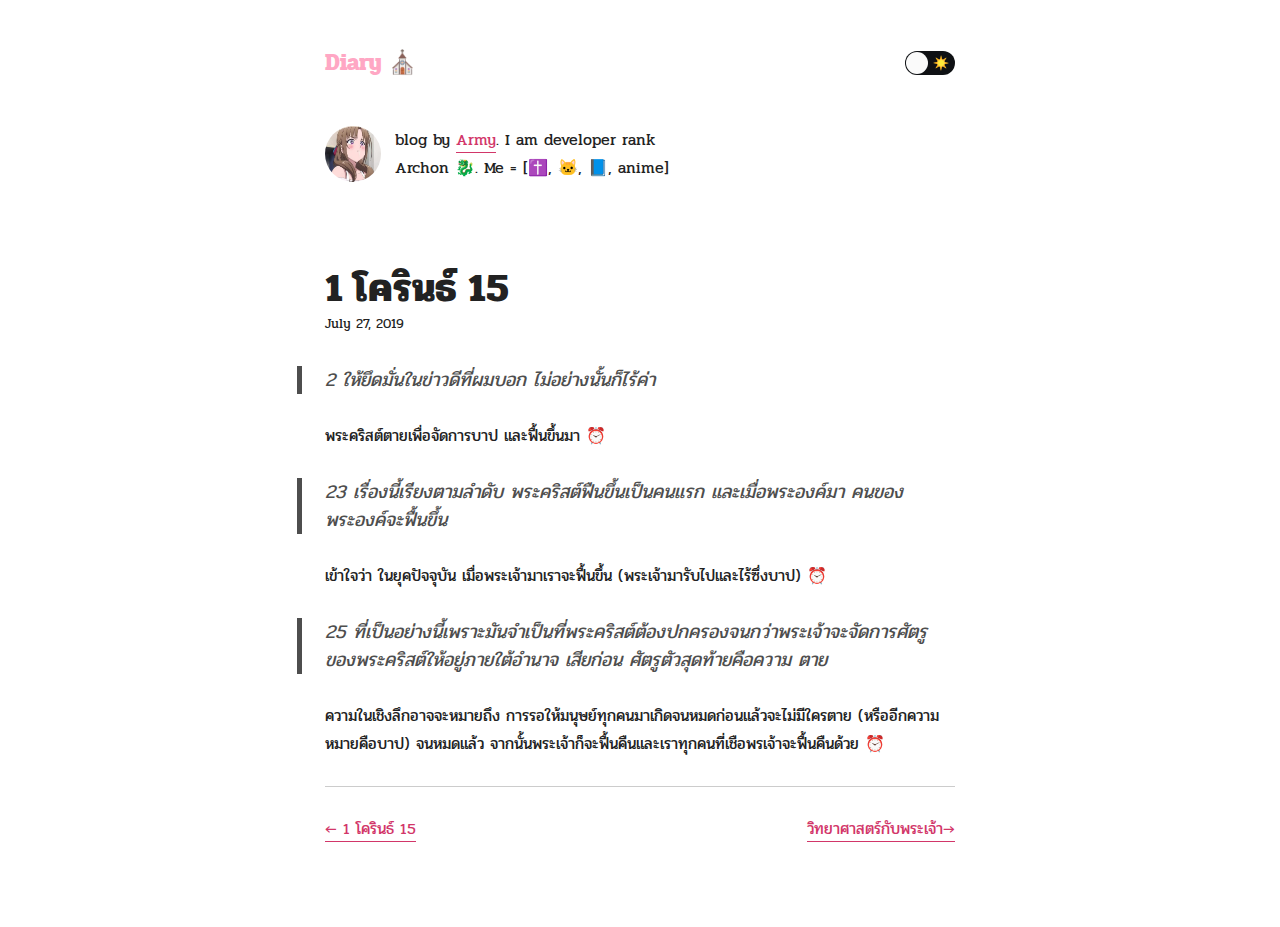
<file: live-bible/day2/index.html>
<!DOCTYPE html><html lang="en"><head><meta charSet="utf-8"/><meta http-equiv="x-ua-compatible" content="ie=edge"/><meta name="viewport" content="width=device-width, initial-scale=1, shrink-to-fit=no"/><link href="https://fonts.googleapis.com/css?family=Pridi&amp;display=swap" rel="stylesheet"/><style id="typography.js">html{font-family:sans-serif;-ms-text-size-adjust:100%;-webkit-text-size-adjust:100%}body{margin:0}article,aside,details,figcaption,figure,footer,header,main,menu,nav,section,summary{display:block}audio,canvas,progress,video{display:inline-block}audio:not([controls]){display:none;height:0}progress{vertical-align:baseline}[hidden],template{display:none}a{background-color:transparent;-webkit-text-decoration-skip:objects}a:active,a:hover{outline-width:0}abbr[title]{border-bottom:none;text-decoration:underline;text-decoration:underline dotted}b,strong{font-weight:inherit;font-weight:bolder}dfn{font-style:italic}h1{font-size:2em;margin:.67em 0}mark{background-color:#ff0;color:#000}small{font-size:80%}sub,sup{font-size:75%;line-height:0;position:relative;vertical-align:baseline}sub{bottom:-.25em}sup{top:-.5em}img{border-style:none}svg:not(:root){overflow:hidden}code,kbd,pre,samp{font-family:monospace,monospace;font-size:1em}figure{margin:1em 40px}hr{box-sizing:content-box;height:0;overflow:visible}button,input,optgroup,select,textarea{font:inherit;margin:0}optgroup{font-weight:700}button,input{overflow:visible}button,select{text-transform:none}[type=reset],[type=submit],button,html [type=button]{-webkit-appearance:button}[type=button]::-moz-focus-inner,[type=reset]::-moz-focus-inner,[type=submit]::-moz-focus-inner,button::-moz-focus-inner{border-style:none;padding:0}[type=button]:-moz-focusring,[type=reset]:-moz-focusring,[type=submit]:-moz-focusring,button:-moz-focusring{outline:1px dotted ButtonText}fieldset{border:1px solid silver;margin:0 2px;padding:.35em .625em .75em}legend{box-sizing:border-box;color:inherit;display:table;max-width:100%;padding:0;white-space:normal}textarea{overflow:auto}[type=checkbox],[type=radio]{box-sizing:border-box;padding:0}[type=number]::-webkit-inner-spin-button,[type=number]::-webkit-outer-spin-button{height:auto}[type=search]{-webkit-appearance:textfield;outline-offset:-2px}[type=search]::-webkit-search-cancel-button,[type=search]::-webkit-search-decoration{-webkit-appearance:none}::-webkit-input-placeholder{color:inherit;opacity:.54}::-webkit-file-upload-button{-webkit-appearance:button;font:inherit}html{font:100%/1.75 'Merriweather','Georgia',serif;box-sizing:border-box;overflow-y:scroll;}*{box-sizing:inherit;}*:before{box-sizing:inherit;}*:after{box-sizing:inherit;}body{color:hsla(0,0%,0%,0.9);font-family:'Merriweather','Georgia',serif;font-weight:400;word-wrap:break-word;font-kerning:normal;-moz-font-feature-settings:"kern", "liga", "clig", "calt";-ms-font-feature-settings:"kern", "liga", "clig", "calt";-webkit-font-feature-settings:"kern", "liga", "clig", "calt";font-feature-settings:"kern", "liga", "clig", "calt";}img{max-width:100%;margin-left:0;margin-right:0;margin-top:0;padding-bottom:0;padding-left:0;padding-right:0;padding-top:0;margin-bottom:1.75rem;}h1{margin-left:0;margin-right:0;margin-top:0;padding-bottom:0;padding-left:0;padding-right:0;padding-top:0;margin-bottom:1.75rem;color:inherit;font-family:Montserrat,sans-serif;font-weight:900;text-rendering:optimizeLegibility;font-size:2.5rem;line-height:1.1;}h2{margin-left:0;margin-right:0;margin-top:0;padding-bottom:0;padding-left:0;padding-right:0;padding-top:0;margin-bottom:1.75rem;color:inherit;font-family:'Merriweather','Georgia',serif;font-weight:900;text-rendering:optimizeLegibility;font-size:1.73286rem;line-height:1.1;}h3{margin-left:0;margin-right:0;margin-top:0;padding-bottom:0;padding-left:0;padding-right:0;padding-top:0;margin-bottom:1.75rem;color:inherit;font-family:'Merriweather','Georgia',serif;font-weight:900;text-rendering:optimizeLegibility;font-size:1.4427rem;line-height:1.1;}h4{margin-left:0;margin-right:0;margin-top:0;padding-bottom:0;padding-left:0;padding-right:0;padding-top:0;margin-bottom:1.75rem;color:inherit;font-family:'Merriweather','Georgia',serif;font-weight:900;text-rendering:optimizeLegibility;font-size:1rem;line-height:1.1;letter-spacing:0.140625em;text-transform:uppercase;}h5{margin-left:0;margin-right:0;margin-top:0;padding-bottom:0;padding-left:0;padding-right:0;padding-top:0;margin-bottom:1.75rem;color:inherit;font-family:'Merriweather','Georgia',serif;font-weight:900;text-rendering:optimizeLegibility;font-size:0.83255rem;line-height:1.1;}h6{margin-left:0;margin-right:0;margin-top:0;padding-bottom:0;padding-left:0;padding-right:0;padding-top:0;margin-bottom:1.75rem;color:inherit;font-family:'Merriweather','Georgia',serif;font-weight:900;text-rendering:optimizeLegibility;font-size:0.75966rem;line-height:1.1;font-style:italic;}hgroup{margin-left:0;margin-right:0;margin-top:0;padding-bottom:0;padding-left:0;padding-right:0;padding-top:0;margin-bottom:1.75rem;}ul{margin-left:1.75rem;margin-right:0;margin-top:0;padding-bottom:0;padding-left:0;padding-right:0;padding-top:0;margin-bottom:1.75rem;list-style-position:outside;list-style-image:none;list-style:disc;}ol{margin-left:1.75rem;margin-right:0;margin-top:0;padding-bottom:0;padding-left:0;padding-right:0;padding-top:0;margin-bottom:1.75rem;list-style-position:outside;list-style-image:none;}dl{margin-left:0;margin-right:0;margin-top:0;padding-bottom:0;padding-left:0;padding-right:0;padding-top:0;margin-bottom:1.75rem;}dd{margin-left:0;margin-right:0;margin-top:0;padding-bottom:0;padding-left:0;padding-right:0;padding-top:0;margin-bottom:1.75rem;}p{margin-left:0;margin-right:0;margin-top:0;padding-bottom:0;padding-left:0;padding-right:0;padding-top:0;margin-bottom:1.75rem;}figure{margin-left:0;margin-right:0;margin-top:0;padding-bottom:0;padding-left:0;padding-right:0;padding-top:0;margin-bottom:1.75rem;}pre{margin-left:0;margin-right:0;margin-top:0;padding-bottom:0;padding-left:0;padding-right:0;padding-top:0;margin-bottom:1.75rem;font-size:0.85rem;line-height:1.75rem;}table{margin-left:0;margin-right:0;margin-top:0;padding-bottom:0;padding-left:0;padding-right:0;padding-top:0;margin-bottom:1.75rem;font-size:1rem;line-height:1.75rem;border-collapse:collapse;width:100%;}fieldset{margin-left:0;margin-right:0;margin-top:0;padding-bottom:0;padding-left:0;padding-right:0;padding-top:0;margin-bottom:1.75rem;}blockquote{margin-left:-1.75rem;margin-right:1.75rem;margin-top:0;padding-bottom:0;padding-left:1.42188rem;padding-right:0;padding-top:0;margin-bottom:1.75rem;font-size:1.20112rem;line-height:1.75rem;color:inherit;font-style:italic;border-left:0.32813rem solid hsla(0,0%,0%,0.9);border-left-color:inherit;opacity:0.8;}form{margin-left:0;margin-right:0;margin-top:0;padding-bottom:0;padding-left:0;padding-right:0;padding-top:0;margin-bottom:1.75rem;}noscript{margin-left:0;margin-right:0;margin-top:0;padding-bottom:0;padding-left:0;padding-right:0;padding-top:0;margin-bottom:1.75rem;}iframe{margin-left:0;margin-right:0;margin-top:0;padding-bottom:0;padding-left:0;padding-right:0;padding-top:0;margin-bottom:1.75rem;}hr{margin-left:0;margin-right:0;margin-top:0;padding-bottom:0;padding-left:0;padding-right:0;padding-top:0;margin-bottom:calc(1.75rem - 1px);background:var(--hr);border:none;height:1px;}address{margin-left:0;margin-right:0;margin-top:0;padding-bottom:0;padding-left:0;padding-right:0;padding-top:0;margin-bottom:1.75rem;}b{font-weight:700;}strong{font-weight:700;}dt{font-weight:700;}th{font-weight:700;}li{margin-bottom:calc(1.75rem / 2);}ol li{padding-left:0;}ul li{padding-left:0;}li > ol{margin-left:1.75rem;margin-bottom:calc(1.75rem / 2);margin-top:calc(1.75rem / 2);}li > ul{margin-left:1.75rem;margin-bottom:calc(1.75rem / 2);margin-top:calc(1.75rem / 2);}blockquote *:last-child{margin-bottom:0;}li *:last-child{margin-bottom:0;}p *:last-child{margin-bottom:0;}li > p{margin-bottom:calc(1.75rem / 2);}code{font-size:0.85rem;line-height:1.75rem;}kbd{font-size:0.85rem;line-height:1.75rem;}samp{font-size:0.85rem;line-height:1.75rem;}abbr{border-bottom:1px dotted hsla(0,0%,0%,0.5);cursor:help;}acronym{border-bottom:1px dotted hsla(0,0%,0%,0.5);cursor:help;}abbr[title]{border-bottom:1px dotted hsla(0,0%,0%,0.5);cursor:help;text-decoration:none;}thead{text-align:left;}td,th{text-align:left;border-bottom:1px solid hsla(0,0%,0%,0.12);font-feature-settings:"tnum";-moz-font-feature-settings:"tnum";-ms-font-feature-settings:"tnum";-webkit-font-feature-settings:"tnum";padding-left:1.16667rem;padding-right:1.16667rem;padding-top:0.875rem;padding-bottom:calc(0.875rem - 1px);}th:first-child,td:first-child{padding-left:0;}th:last-child,td:last-child{padding-right:0;}blockquote > :last-child{margin-bottom:0;}blockquote cite{font-size:1rem;line-height:1.75rem;color:hsla(0,0%,0%,0.9);font-weight:400;}blockquote cite:before{content:"— ";}ul,ol{margin-left:0;}@media only screen and (max-width:480px){ul,ol{margin-left:1.75rem;}blockquote{margin-left:-1.3125rem;margin-right:0;padding-left:0.98438rem;}}h1,h2,h3,h4,h5,h6{margin-top:3.5rem;}a{box-shadow:0 1px 0 0 currentColor;color:var(--textLink);text-decoration:none;font-family:Pridi;}a:hover,a:active{box-shadow:none;}mark,ins{background:#007acc;color:white;padding:0.10938rem 0.21875rem;text-decoration:none;}a.gatsby-resp-image-link{box-shadow:none;}a.anchor{box-shadow:none;}a.anchor svg[aria-hidden="true"]{stroke:var(--textLink);}p code{font-size:1rem;}h1 code, h2 code, h3 code, h4 code, h5 code, h6 code{font-size:inherit;}li code{font-size:1rem;}blockquote.translation{font-size:1em;}</style><meta data-react-helmet="true" name="theme-color" content="#282c35"/><style type="text/css">.gatsby-resp-image-image{width:100%;height:100%;margin:0;vertical-align:middle;position:absolute;top:0;left:0;color:transparent;}</style><link rel="preconnect dns-prefetch" href="https://www.google-analytics.com"/><link rel="alternate" type="application/rss+xml" href="/rss.xml"/><link rel="shortcut icon" href="/icons/icon-48x48.png?v=008654519ce705ac7bc44303a9014606"/><link rel="manifest" href="/manifest.webmanifest"/><meta name="theme-color" content="#663399"/><link rel="apple-touch-icon" sizes="48x48" href="/icons/icon-48x48.png?v=008654519ce705ac7bc44303a9014606"/><link rel="apple-touch-icon" sizes="72x72" href="/icons/icon-72x72.png?v=008654519ce705ac7bc44303a9014606"/><link rel="apple-touch-icon" sizes="96x96" href="/icons/icon-96x96.png?v=008654519ce705ac7bc44303a9014606"/><link rel="apple-touch-icon" sizes="144x144" href="/icons/icon-144x144.png?v=008654519ce705ac7bc44303a9014606"/><link rel="apple-touch-icon" sizes="192x192" href="/icons/icon-192x192.png?v=008654519ce705ac7bc44303a9014606"/><link rel="apple-touch-icon" sizes="256x256" href="/icons/icon-256x256.png?v=008654519ce705ac7bc44303a9014606"/><link rel="apple-touch-icon" sizes="384x384" href="/icons/icon-384x384.png?v=008654519ce705ac7bc44303a9014606"/><link rel="apple-touch-icon" sizes="512x512" href="/icons/icon-512x512.png?v=008654519ce705ac7bc44303a9014606"/><title data-react-helmet="true">1 โครินธ์ 15 | Diary  ⛪</title><meta name="generator" content="Gatsby 2.16.1"/><meta data-react-helmet="true" name="description" content="ข่าวดีเกี่ยวกับพระคริสต์"/><meta data-react-helmet="true" property="og:title" content="1 โครินธ์ 15"/><meta data-react-helmet="true" property="og:description" content="ข่าวดีเกี่ยวกับพระคริสต์"/><meta data-react-helmet="true" property="og:type" content="website"/><meta data-react-helmet="true" name="twitter:card" content="summary"/><meta data-react-helmet="true" name="twitter:creator" content="Army"/><meta data-react-helmet="true" name="twitter:title" content="1 โครินธ์ 15"/><meta data-react-helmet="true" name="twitter:description" content="ข่าวดีเกี่ยวกับพระคริสต์"/><style data-href="/styles.48d7a39d8d7fe1252339.css">@import url(https://fonts.googleapis.com/css?family=Pridi&display=swap);@font-face{font-family:Montserrat;font-style:normal;font-display:swap;font-weight:100;src:local("Montserrat Thin "),local("Montserrat-Thin"),url(/static/montserrat-latin-100-191cc9f50f3b76b9617cb383f19acb7d.woff2) format("woff2"),url(/static/montserrat-latin-100-370318464551d5f25b0f0a78f374faac.woff) format("woff")}@font-face{font-family:Montserrat;font-style:italic;font-display:swap;font-weight:100;src:local("Montserrat Thin italic"),local("Montserrat-Thinitalic"),url(/static/montserrat-latin-100italic-bdeaeb79db315697bd173a55b097dc18.woff2) format("woff2"),url(/static/montserrat-latin-100italic-ecf7d49386e8f265878e735db34a7c4b.woff) format("woff")}@font-face{font-family:Montserrat;font-style:normal;font-display:swap;font-weight:200;src:local("Montserrat Extra Light "),local("Montserrat-Extra Light"),url(/static/montserrat-latin-200-85d5ef9db7f2dc6979172a4a3b2c57cb.woff2) format("woff2"),url(/static/montserrat-latin-200-1fc98e126a3d152549240e6244d7e669.woff) format("woff")}@font-face{font-family:Montserrat;font-style:italic;font-display:swap;font-weight:200;src:local("Montserrat Extra Light italic"),local("Montserrat-Extra Lightitalic"),url(/static/montserrat-latin-200italic-49095760a498d024fe1a85a078850df9.woff2) format("woff2"),url(/static/montserrat-latin-200italic-fe46cf8b9462c820457d3bf537e4057f.woff) format("woff")}@font-face{font-family:Montserrat;font-style:normal;font-display:swap;font-weight:300;src:local("Montserrat Light "),local("Montserrat-Light"),url(/static/montserrat-latin-300-7c3daf12b706645b5d3710f863a4da04.woff2) format("woff2"),url(/static/montserrat-latin-300-8dc95fab9cf98d02ca8d76e97d3dff60.woff) format("woff")}@font-face{font-family:Montserrat;font-style:italic;font-display:swap;font-weight:300;src:local("Montserrat Light italic"),local("Montserrat-Lightitalic"),url(/static/montserrat-latin-300italic-f20b178ca2024a5eac8e42e6649db86c.woff2) format("woff2"),url(/static/montserrat-latin-300italic-3fe16939288856e8e828fa2661bf2354.woff) format("woff")}@font-face{font-family:Montserrat;font-style:normal;font-display:swap;font-weight:400;src:local("Montserrat Regular "),local("Montserrat-Regular"),url(/static/montserrat-latin-400-bc3aa95dca08f5fee5291e34959c27bc.woff2) format("woff2"),url(/static/montserrat-latin-400-8102c4838f9e3d08dad644290a9cb701.woff) format("woff")}@font-face{font-family:Montserrat;font-style:italic;font-display:swap;font-weight:400;src:local("Montserrat Regular italic"),local("Montserrat-Regularitalic"),url(/static/montserrat-latin-400italic-5cad650422a7184467af5a4d17b264c4.woff2) format("woff2"),url(/static/montserrat-latin-400italic-d191f22af3bb50902b99ac577f81a322.woff) format("woff")}@font-face{font-family:Montserrat;font-style:normal;font-display:swap;font-weight:500;src:local("Montserrat Medium "),local("Montserrat-Medium"),url(/static/montserrat-latin-500-92d16e458625f4d2c8940f6bdca0ff09.woff2) format("woff2"),url(/static/montserrat-latin-500-8b763220218ffc11c57c84ddb80e7b26.woff) format("woff")}@font-face{font-family:Montserrat;font-style:italic;font-display:swap;font-weight:500;src:local("Montserrat Medium italic"),local("Montserrat-Mediumitalic"),url(/static/montserrat-latin-500italic-47bfcca6b69d6a9acca7a8bff17193e2.woff2) format("woff2"),url(/static/montserrat-latin-500italic-72c01f753c3940c0b9cb6bf2389caddf.woff) format("woff")}@font-face{font-family:Montserrat;font-style:normal;font-display:swap;font-weight:600;src:local("Montserrat SemiBold "),local("Montserrat-SemiBold"),url(/static/montserrat-latin-600-6fb1b5623e528e27c18658fecf5ee0ee.woff2) format("woff2"),url(/static/montserrat-latin-600-7c839d15a6f54e7025ba8c0c4b333e8f.woff) format("woff")}@font-face{font-family:Montserrat;font-style:italic;font-display:swap;font-weight:600;src:local("Montserrat SemiBold italic"),local("Montserrat-SemiBolditalic"),url(/static/montserrat-latin-600italic-60789af1c9338ed1a9546722ec54b4f7.woff2) format("woff2"),url(/static/montserrat-latin-600italic-f3d4de8d0afb19e777c79032ce828e3d.woff) format("woff")}@font-face{font-family:Montserrat;font-style:normal;font-display:swap;font-weight:700;src:local("Montserrat Bold "),local("Montserrat-Bold"),url(/static/montserrat-latin-700-39d93cf678c740f9f6b2b1cfde34bee3.woff2) format("woff2"),url(/static/montserrat-latin-700-80f10bd382f0df1cd650fec59f3c9394.woff) format("woff")}@font-face{font-family:Montserrat;font-style:italic;font-display:swap;font-weight:700;src:local("Montserrat Bold italic"),local("Montserrat-Bolditalic"),url(/static/montserrat-latin-700italic-ba136d97b14e82284dd595e257f11c47.woff2) format("woff2"),url(/static/montserrat-latin-700italic-8c98142b425630821139c24bd1698700.woff) format("woff")}@font-face{font-family:Montserrat;font-style:normal;font-display:swap;font-weight:800;src:local("Montserrat ExtraBold "),local("Montserrat-ExtraBold"),url(/static/montserrat-latin-800-b7018be9ed6cd94da8b6675b3a468c3b.woff2) format("woff2"),url(/static/montserrat-latin-800-9a9befcf50d64f9d2d19d8b1d1984add.woff) format("woff")}@font-face{font-family:Montserrat;font-style:italic;font-display:swap;font-weight:800;src:local("Montserrat ExtraBold italic"),local("Montserrat-ExtraBolditalic"),url(/static/montserrat-latin-800italic-540ffdd223d1a9ad3d4e678e1a23372e.woff2) format("woff2"),url(/static/montserrat-latin-800italic-897086f99f4e1f45e6b1e9368527d0bc.woff) format("woff")}@font-face{font-family:Montserrat;font-style:normal;font-display:swap;font-weight:900;src:local("Montserrat Black "),local("Montserrat-Black"),url(/static/montserrat-latin-900-58cd789700850375b834e8b6776002eb.woff2) format("woff2"),url(/static/montserrat-latin-900-26d42c9428780e545a540bbb50c84bce.woff) format("woff")}@font-face{font-family:Montserrat;font-style:italic;font-display:swap;font-weight:900;src:local("Montserrat Black italic"),local("Montserrat-Blackitalic"),url(/static/montserrat-latin-900italic-451157bc8861fe54f523b3669a3def71.woff2) format("woff2"),url(/static/montserrat-latin-900italic-a8ec4957e1c24f5793305763ad9845b3.woff) format("woff")}@font-face{font-family:Merriweather;font-style:normal;font-display:swap;font-weight:300;src:local("Merriweather Light "),local("Merriweather-Light"),url(/static/merriweather-latin-300-b1158cfcd4aacb9d8fb61625e37af46a.woff2) format("woff2"),url(/static/merriweather-latin-300-cc7de05e166e90320d7d896e0f72a19d.woff) format("woff")}@font-face{font-family:Merriweather;font-style:italic;font-display:swap;font-weight:300;src:local("Merriweather Light italic"),local("Merriweather-Lightitalic"),url(/static/merriweather-latin-300italic-8fe52a48089d6ebe46db0b8e7cc66263.woff2) format("woff2"),url(/static/merriweather-latin-300italic-e1331f5397c2a673f9d3765138debdb5.woff) format("woff")}@font-face{font-family:Merriweather;font-style:normal;font-display:swap;font-weight:400;src:local("Merriweather Regular "),local("Merriweather-Regular"),url(/static/merriweather-latin-400-8276fdb72ae8f4714d4e6eba704cc39f.woff2) format("woff2"),url(/static/merriweather-latin-400-69f09800f4f6479d06e44eba837df872.woff) format("woff")}@font-face{font-family:Merriweather;font-style:italic;font-display:swap;font-weight:400;src:local("Merriweather Regular italic"),local("Merriweather-Regularitalic"),url(/static/merriweather-latin-400italic-3a9be9ea9f7aa4af6de7307df21d9fc0.woff2) format("woff2"),url(/static/merriweather-latin-400italic-d76079ed7541a433a54f79316de086e9.woff) format("woff")}@font-face{font-family:Merriweather;font-style:normal;font-display:swap;font-weight:700;src:local("Merriweather Bold "),local("Merriweather-Bold"),url(/static/merriweather-latin-700-fa534be7ffa380e39a7f6e03bf9a5e03.woff2) format("woff2"),url(/static/merriweather-latin-700-ba56ea84b8084b7ff9677f50d3cd81bd.woff) format("woff")}@font-face{font-family:Merriweather;font-style:italic;font-display:swap;font-weight:700;src:local("Merriweather Bold italic"),local("Merriweather-Bolditalic"),url(/static/merriweather-latin-700italic-1ef5edaaa20ae53ea50399884c5e48c6.woff2) format("woff2"),url(/static/merriweather-latin-700italic-534bc9e7ce93c73d73426e46acd78092.woff) format("woff")}@font-face{font-family:Merriweather;font-style:normal;font-display:swap;font-weight:900;src:local("Merriweather Black "),local("Merriweather-Black"),url(/static/merriweather-latin-900-7528fb70e8a4a82c7305e72ff43ac25f.woff2) format("woff2"),url(/static/merriweather-latin-900-3799b6e2f5ed3fcccf9d7a708d7419fa.woff) format("woff")}@font-face{font-family:Merriweather;font-style:italic;font-display:swap;font-weight:900;src:local("Merriweather Black italic"),local("Merriweather-Blackitalic"),url(/static/merriweather-latin-900italic-e1b4d2aaa78e12ad84aaf8a56321e4c2.woff2) format("woff2"),url(/static/merriweather-latin-900italic-2ae22f731b3424e8dbb4b37f7ca6e708.woff) format("woff")}body{--pink:#ffa7c4;background-color:var(--bg);font-family:Pridi,sans-serif}body.light{--bg:#fff;--header:var(--pink);--textNormal:#222;--textTitle:#222;--textLink:#d23669;--hr:rgba(0,0,0,0.2);--inlineCode-bg:rgba(255,229,100,0.2);--inlineCode-text:#1a1a1a}body.dark{-webkit-font-smoothing:antialiased;--bg:#282c35;--header:#fff;--textNormal:hsla(0,0%,100%,0.88);--textTitle:#fff;--textLink:var(--pink);--hr:hsla(0,0%,100%,0.2);--inlineCode-bg:#373c49;--inlineCode-text:#e6e6e6}body:lang(ar) article,body:lang(fa) article{direction:rtl}body:lang(ar) .language-text,body:lang(ar) article .translations,body:lang(ar) article pre,body:lang(fa) .language-text,body:lang(fa) article .translations,body:lang(fa) article pre{direction:ltr}body:lang(ar) .language-text,body:lang(fa) .language-text{display:inline-block}body:lang(ar) blockquote,body:lang(fa) blockquote{border-left:unset;border-right:.32813rem solid rgba(0,0,0,.9);padding-right:1.42188rem;padding-left:unset;margin-left:.75rem;margin-right:-1.75rem}body:lang(fa) article,body:lang(fa) header>h1{font-family:Vazir}body:lang(ar) article,body:lang(ar) header>h1{font-family:Cairo,sans-serif}body:lang(ko) article,body:lang(ko) header{word-break:keep-all}code[class*=language-],pre[class*=language-]{color:#fff;background:none;font-family:Consolas,Menlo,Monaco,source-code-pro,Courier New,monospace;font-feature-settings:normal;text-align:left;white-space:pre;word-spacing:normal;word-break:normal;word-wrap:normal;line-height:1.5;margin-bottom:0;-moz-tab-size:4;-o-tab-size:4;tab-size:4;-webkit-hyphens:none;-ms-hyphens:none;hyphens:none}pre[class*=language-]{overflow:auto;padding:1.3125rem}pre[class*=language-]::-moz-selection{background:#27292a}pre[class*=language-]::selection{background:#27292a}pre[class*=language-]::-moz-selection,pre[class*=language-] ::-moz-selection{text-shadow:none;background:hsla(0,0%,100%,.15)}pre[class*=language-]::selection,pre[class*=language-] ::selection{text-shadow:none;background:hsla(0,0%,100%,.15)}:not(pre)>code[class*=language-]{border-radius:.3em;background:var(--inlineCode-bg);color:var(--inlineCode-text);padding:.15em .2em .05em;white-space:normal}.token.attr-name{color:#addb67;font-style:italic}.token.comment{color:#809393}.token.string,.token.url{color:#addb67}.token.variable{color:#d6deeb}.token.number{color:#f78c6c}.token.builtin,.token.char,.token.constant,.token.function{color:#82aaff}.token.punctuation{color:#c792ea}.token.doctype,.token.selector{color:#c792ea;font-style:"italic"}.token.class-name{color:#ffcb8b}.token.keyword,.token.operator,.token.tag{color:#ffa7c4}.token.boolean{color:#ff5874}.token.property{color:#80cbc4}.token.namespace{color:#b2ccd6}pre[data-line]{padding:1em 0 1em 3em;position:relative}.gatsby-highlight-code-line{background-color:#022a4b;display:block;padding-right:1em;padding-left:1.25em;border-left:.25em solid #ffa7c4}.gatsby-highlight,.gatsby-highlight-code-line{margin-right:-1.3125rem;margin-left:-1.3125rem}.gatsby-highlight{margin-bottom:1.75rem;border-radius:10px;background:#011627;-webkit-overflow-scrolling:touch;overflow:auto}@media (max-width:672px){.gatsby-highlight{border-radius:0}}.gatsby-highlight pre[class*=language-]{float:left;min-width:100%}.react-toggle{touch-action:pan-x;display:inline-block;position:relative;cursor:pointer;background-color:transparent;border:0;padding:0;-webkit-touch-callout:none;-webkit-user-select:none;-moz-user-select:none;-ms-user-select:none;user-select:none;-webkit-tap-highlight-color:rgba(0,0,0,0);-webkit-tap-highlight-color:transparent}.react-toggle-screenreader-only{border:0;clip:rect(0 0 0 0);height:1px;margin:-1px;overflow:hidden;padding:0;position:absolute;width:1px}.react-toggle-track{width:50px;height:24px;padding:0;border-radius:30px;background-color:#0f1114;-webkit-transition:all .2s ease;transition:all .2s ease}.react-toggle-track-check{position:absolute;width:17px;height:17px;left:5px;top:0;bottom:0;margin-top:auto;margin-bottom:auto;line-height:0;opacity:0;-webkit-transition:opacity .25s ease;transition:opacity .25s ease}.react-toggle--checked .react-toggle-track-check,.react-toggle-track-x{opacity:1;-webkit-transition:opacity .25s ease;transition:opacity .25s ease}.react-toggle-track-x{position:absolute;width:17px;height:17px;right:5px;top:0;bottom:0;margin-top:auto;margin-bottom:auto;line-height:0}.react-toggle--checked .react-toggle-track-x{opacity:0}.react-toggle-thumb{position:absolute;top:1px;left:1px;width:22px;height:22px;border-radius:50%;background-color:#fafafa;box-sizing:border-box;-webkit-transition:all .5s cubic-bezier(.23,1,.32,1) 0ms;transition:all .5s cubic-bezier(.23,1,.32,1) 0ms;-webkit-transform:translateX(0);transform:translateX(0)}.react-toggle--checked .react-toggle-thumb{-webkit-transform:translateX(26px);transform:translateX(26px);border-color:#19ab27}.react-toggle--focus .react-toggle-thumb{box-shadow:0 0 2px 3px #ffa7c4}.react-toggle:active .react-toggle-thumb{box-shadow:0 0 5px 5px #ffa7c4}</style><link as="script" rel="preload" href="/app-a71f193bae058c5f4f89.js"/><link as="script" rel="preload" href="/component---src-templates-blog-post-js-115eda0789f70a64ef47.js"/><link as="script" rel="preload" href="/styles-23e58866deab12e1d54d.js"/><link as="script" rel="preload" href="/commons-39331a053fe37ffd9ffc.js"/><link as="script" rel="preload" href="/webpack-runtime-ce7f82db5f8368f0081a.js"/><link as="fetch" rel="preload" href="/page-data\live-bible\day2\page-data.json" crossorigin="anonymous"/></head><body class="light"><script>
              (function() {
                window.__onThemeChange = function() {};
                function setTheme(newTheme) {
                  window.__theme = newTheme;
                  preferredTheme = newTheme;
                  document.body.className = newTheme;
                  window.__onThemeChange(newTheme);
                }
                var preferredTheme;
                try {
                  preferredTheme = localStorage.getItem('theme');
                } catch (err) { }
                window.__setPreferredTheme = function(newTheme) {
                  setTheme(newTheme);
                  try {
                    localStorage.setItem('theme', newTheme);
                  } catch (err) {}
                }
                var darkQuery = window.matchMedia('(prefers-color-scheme: dark)');
                darkQuery.addListener(function(e) {
                  window.__setPreferredTheme(e.matches ? 'dark' : 'light')
                });
                setTheme(preferredTheme || (darkQuery.matches ? 'dark' : 'light'));
              })();
            </script><div id="___gatsby"><div style="outline:none" tabindex="-1" role="group" id="gatsby-focus-wrapper"><div style="color:var(--textNormal);background:var(--bg);transition:color 0.2s ease-out, background 0.2s ease-out;min-height:100vh"><div style="margin-left:auto;margin-right:auto;max-width:42rem;padding:2.625rem 1.3125rem"><header style="display:flex;justify-content:space-between;align-items:center;margin-bottom:2.625rem"><h3 style="font-family:Pridi, sans-serif;margin-top:0;margin-bottom:0;height:42px;line-height:2.625rem"><a style="box-shadow:none;text-decoration:none;color:rgb(255, 167, 196)" href="/">Diary  ⛪</a></h3><div style="height:24px"></div></header><div style="display:flex;margin-bottom:3.5rem"><img src="/static/profile-pic-7a684c63de94fd92d13f8fd0815c6fe1.jpg" alt="Army" style="margin-right:0.875rem;margin-bottom:0;width:3.5rem;height:3.5rem;border-radius:50%"/><p style="max-width:310px">blog by<!-- --> <a href="https://www.facebook.com/codegeassmasterzeronebreakout">Army</a>.<!-- --> <!-- -->I am developer rank Archon 🐉.  Me = [✝️,  🐱,  📘, anime]</p></div><h1 style="margin-top:1.75rem;margin-bottom:0;font-family:Pridi">1 โครินธ์ 15</h1><p style="font-size:0.83255rem;line-height:1.75rem;display:block;margin-bottom:1.75rem">July 27, 2019</p><div><blockquote>
<p>2 ให้ยึดมั่นในข่าวดีที่ผมบอก  ไม่อย่างนั้นก็ไร้ค่า</p>
</blockquote>
<p>พระคริสต์ตายเพื่อจัดการบาป และฟื้นขึ้นมา ⏰</p>
<blockquote>
<p>23 เรื่องนี้เรียงตามลำดับ พระคริสต์ฟืนขึ้นเป็นคนแรก และเมื่อพระองค์มา คนของพระองค์จะฟื้นขึ้น</p>
</blockquote>
<p>เข้าใจว่า ในยุคปัจจุบัน เมื่อพระเจ้ามาเราจะฟื้นขึ้น (พระเจ้ามารับไปและไร้ซึ่งบาป) ⏰</p>
<blockquote>
<p>25  ที่เป็นอย่างนี้เพราะมันจำเป็นที่พระคริสต์ต้องปกครองจนกว่าพระเจ้าจะจัดการศัตรูของพระคริสต์ให้อยู่ภายใต้อำนาจ เสียก่อน ศัตรูตัวสุดท้ายคือความ ตาย</p>
</blockquote>
<p>ความในเชิงลึกอาจจะหมายถึง การรอให้มนุษย์ทุกคนมาเกิดจนหมดก่อนแล้วจะไม่มีใครตาย  (หรืออีกความหมายคือบาป) จนหมดแล้ว
จากนั้นพระเจ้าก็จะฟื้นคืนและเราทุกคนที่เชือพรเจ้าจะฟื้นคืนด้วย  ⏰</p></div><hr style="margin-bottom:1.75rem"/><ul style="display:flex;flex-wrap:wrap;justify-content:space-between;list-style:none;padding:0"><li><a rel="prev" href="/live-bible/day3/">← <!-- -->1 โครินธ์ 15</a></li><li><a rel="next" href="/live-bible/science-god/">วิทยาศาสตร์กับพระเจ้า<!-- -->→</a></li></ul></div></div></div></div><script>
  
  
  if(true) {
    (function(i,s,o,g,r,a,m){i['GoogleAnalyticsObject']=r;i[r]=i[r]||function(){
    (i[r].q=i[r].q||[]).push(arguments)},i[r].l=1*new Date();a=s.createElement(o),
    m=s.getElementsByTagName(o)[0];a.async=1;a.src=g;m.parentNode.insertBefore(a,m)
    })(window,document,'script','https://www.google-analytics.com/analytics.js','ga');
  }
  if (typeof ga === "function") {
    ga('create', 'undefined', 'auto', {});
      
      
      
      
      
      }</script><script id="gatsby-script-loader">/*<![CDATA[*/window.pagePath="/live-bible/day2/";window.webpackCompilationHash="90ada146403cc79af353";/*]]>*/</script><script id="gatsby-chunk-mapping">/*<![CDATA[*/window.___chunkMapping={"app":["/app-a71f193bae058c5f4f89.js"],"component---node-modules-gatsby-plugin-offline-app-shell-js":["/component---node-modules-gatsby-plugin-offline-app-shell-js-08563098e161ef560594.js"],"component---src-templates-blog-post-js":["/component---src-templates-blog-post-js-115eda0789f70a64ef47.js"],"component---src-pages-404-js":["/component---src-pages-404-js-5ae8702c598713817692.js"],"component---src-pages-index-js":["/component---src-pages-index-js-43bd82db77412e02d946.js"]};/*]]>*/</script><script src="/webpack-runtime-ce7f82db5f8368f0081a.js" async=""></script><script src="/commons-39331a053fe37ffd9ffc.js" async=""></script><script src="/styles-23e58866deab12e1d54d.js" async=""></script><script src="/component---src-templates-blog-post-js-115eda0789f70a64ef47.js" async=""></script><script src="/app-a71f193bae058c5f4f89.js" async=""></script></body></html>
</file>
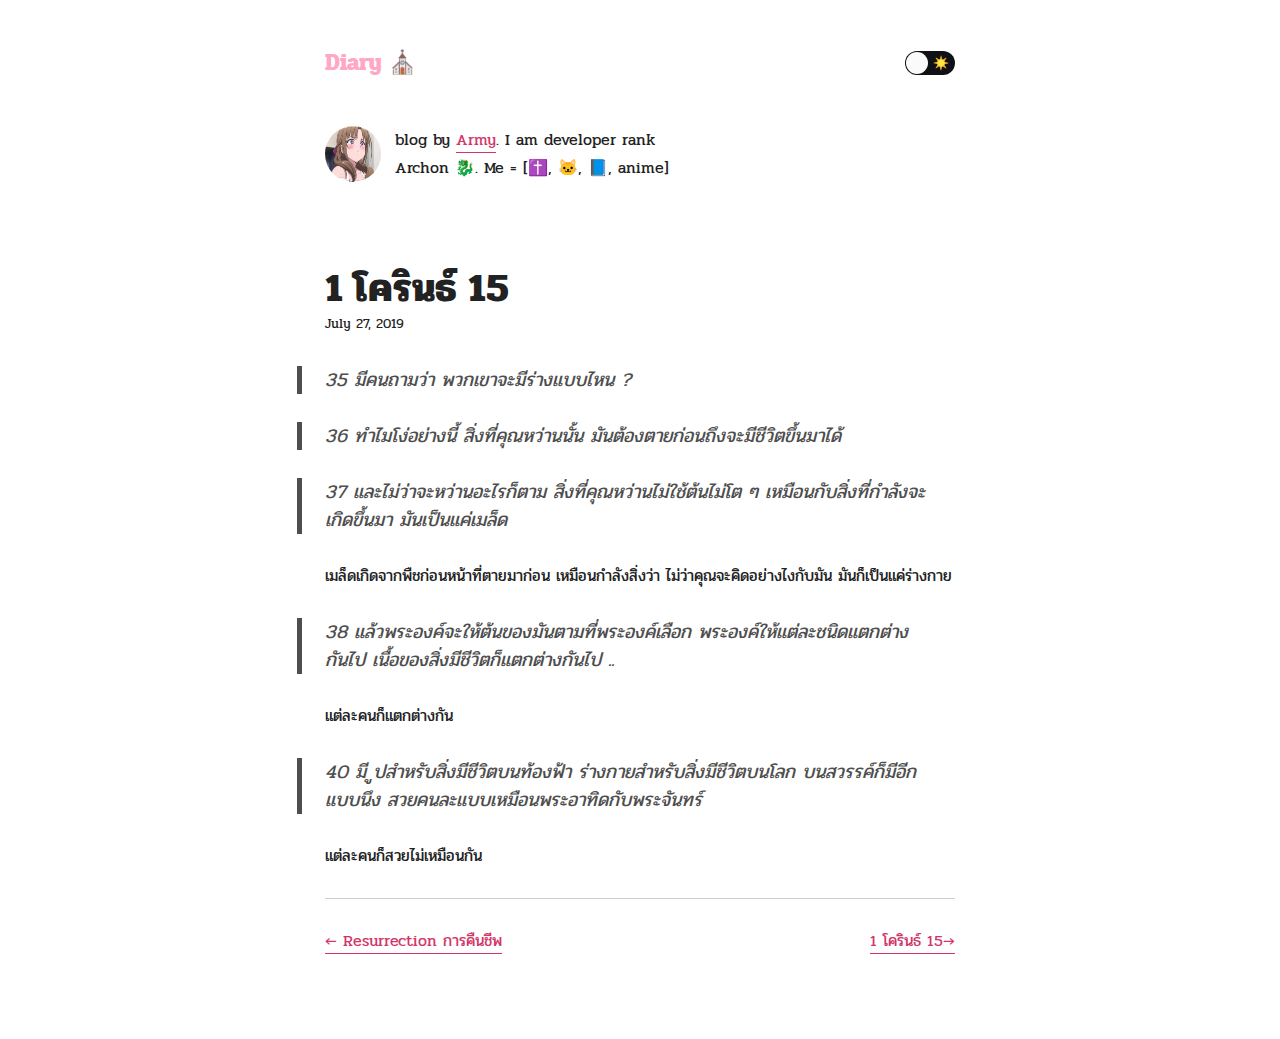
<file: live-bible/day3/index.html>
<!DOCTYPE html><html lang="en"><head><meta charSet="utf-8"/><meta http-equiv="x-ua-compatible" content="ie=edge"/><meta name="viewport" content="width=device-width, initial-scale=1, shrink-to-fit=no"/><link href="https://fonts.googleapis.com/css?family=Pridi&amp;display=swap" rel="stylesheet"/><style id="typography.js">html{font-family:sans-serif;-ms-text-size-adjust:100%;-webkit-text-size-adjust:100%}body{margin:0}article,aside,details,figcaption,figure,footer,header,main,menu,nav,section,summary{display:block}audio,canvas,progress,video{display:inline-block}audio:not([controls]){display:none;height:0}progress{vertical-align:baseline}[hidden],template{display:none}a{background-color:transparent;-webkit-text-decoration-skip:objects}a:active,a:hover{outline-width:0}abbr[title]{border-bottom:none;text-decoration:underline;text-decoration:underline dotted}b,strong{font-weight:inherit;font-weight:bolder}dfn{font-style:italic}h1{font-size:2em;margin:.67em 0}mark{background-color:#ff0;color:#000}small{font-size:80%}sub,sup{font-size:75%;line-height:0;position:relative;vertical-align:baseline}sub{bottom:-.25em}sup{top:-.5em}img{border-style:none}svg:not(:root){overflow:hidden}code,kbd,pre,samp{font-family:monospace,monospace;font-size:1em}figure{margin:1em 40px}hr{box-sizing:content-box;height:0;overflow:visible}button,input,optgroup,select,textarea{font:inherit;margin:0}optgroup{font-weight:700}button,input{overflow:visible}button,select{text-transform:none}[type=reset],[type=submit],button,html [type=button]{-webkit-appearance:button}[type=button]::-moz-focus-inner,[type=reset]::-moz-focus-inner,[type=submit]::-moz-focus-inner,button::-moz-focus-inner{border-style:none;padding:0}[type=button]:-moz-focusring,[type=reset]:-moz-focusring,[type=submit]:-moz-focusring,button:-moz-focusring{outline:1px dotted ButtonText}fieldset{border:1px solid silver;margin:0 2px;padding:.35em .625em .75em}legend{box-sizing:border-box;color:inherit;display:table;max-width:100%;padding:0;white-space:normal}textarea{overflow:auto}[type=checkbox],[type=radio]{box-sizing:border-box;padding:0}[type=number]::-webkit-inner-spin-button,[type=number]::-webkit-outer-spin-button{height:auto}[type=search]{-webkit-appearance:textfield;outline-offset:-2px}[type=search]::-webkit-search-cancel-button,[type=search]::-webkit-search-decoration{-webkit-appearance:none}::-webkit-input-placeholder{color:inherit;opacity:.54}::-webkit-file-upload-button{-webkit-appearance:button;font:inherit}html{font:100%/1.75 'Merriweather','Georgia',serif;box-sizing:border-box;overflow-y:scroll;}*{box-sizing:inherit;}*:before{box-sizing:inherit;}*:after{box-sizing:inherit;}body{color:hsla(0,0%,0%,0.9);font-family:'Merriweather','Georgia',serif;font-weight:400;word-wrap:break-word;font-kerning:normal;-moz-font-feature-settings:"kern", "liga", "clig", "calt";-ms-font-feature-settings:"kern", "liga", "clig", "calt";-webkit-font-feature-settings:"kern", "liga", "clig", "calt";font-feature-settings:"kern", "liga", "clig", "calt";}img{max-width:100%;margin-left:0;margin-right:0;margin-top:0;padding-bottom:0;padding-left:0;padding-right:0;padding-top:0;margin-bottom:1.75rem;}h1{margin-left:0;margin-right:0;margin-top:0;padding-bottom:0;padding-left:0;padding-right:0;padding-top:0;margin-bottom:1.75rem;color:inherit;font-family:Montserrat,sans-serif;font-weight:900;text-rendering:optimizeLegibility;font-size:2.5rem;line-height:1.1;}h2{margin-left:0;margin-right:0;margin-top:0;padding-bottom:0;padding-left:0;padding-right:0;padding-top:0;margin-bottom:1.75rem;color:inherit;font-family:'Merriweather','Georgia',serif;font-weight:900;text-rendering:optimizeLegibility;font-size:1.73286rem;line-height:1.1;}h3{margin-left:0;margin-right:0;margin-top:0;padding-bottom:0;padding-left:0;padding-right:0;padding-top:0;margin-bottom:1.75rem;color:inherit;font-family:'Merriweather','Georgia',serif;font-weight:900;text-rendering:optimizeLegibility;font-size:1.4427rem;line-height:1.1;}h4{margin-left:0;margin-right:0;margin-top:0;padding-bottom:0;padding-left:0;padding-right:0;padding-top:0;margin-bottom:1.75rem;color:inherit;font-family:'Merriweather','Georgia',serif;font-weight:900;text-rendering:optimizeLegibility;font-size:1rem;line-height:1.1;letter-spacing:0.140625em;text-transform:uppercase;}h5{margin-left:0;margin-right:0;margin-top:0;padding-bottom:0;padding-left:0;padding-right:0;padding-top:0;margin-bottom:1.75rem;color:inherit;font-family:'Merriweather','Georgia',serif;font-weight:900;text-rendering:optimizeLegibility;font-size:0.83255rem;line-height:1.1;}h6{margin-left:0;margin-right:0;margin-top:0;padding-bottom:0;padding-left:0;padding-right:0;padding-top:0;margin-bottom:1.75rem;color:inherit;font-family:'Merriweather','Georgia',serif;font-weight:900;text-rendering:optimizeLegibility;font-size:0.75966rem;line-height:1.1;font-style:italic;}hgroup{margin-left:0;margin-right:0;margin-top:0;padding-bottom:0;padding-left:0;padding-right:0;padding-top:0;margin-bottom:1.75rem;}ul{margin-left:1.75rem;margin-right:0;margin-top:0;padding-bottom:0;padding-left:0;padding-right:0;padding-top:0;margin-bottom:1.75rem;list-style-position:outside;list-style-image:none;list-style:disc;}ol{margin-left:1.75rem;margin-right:0;margin-top:0;padding-bottom:0;padding-left:0;padding-right:0;padding-top:0;margin-bottom:1.75rem;list-style-position:outside;list-style-image:none;}dl{margin-left:0;margin-right:0;margin-top:0;padding-bottom:0;padding-left:0;padding-right:0;padding-top:0;margin-bottom:1.75rem;}dd{margin-left:0;margin-right:0;margin-top:0;padding-bottom:0;padding-left:0;padding-right:0;padding-top:0;margin-bottom:1.75rem;}p{margin-left:0;margin-right:0;margin-top:0;padding-bottom:0;padding-left:0;padding-right:0;padding-top:0;margin-bottom:1.75rem;}figure{margin-left:0;margin-right:0;margin-top:0;padding-bottom:0;padding-left:0;padding-right:0;padding-top:0;margin-bottom:1.75rem;}pre{margin-left:0;margin-right:0;margin-top:0;padding-bottom:0;padding-left:0;padding-right:0;padding-top:0;margin-bottom:1.75rem;font-size:0.85rem;line-height:1.75rem;}table{margin-left:0;margin-right:0;margin-top:0;padding-bottom:0;padding-left:0;padding-right:0;padding-top:0;margin-bottom:1.75rem;font-size:1rem;line-height:1.75rem;border-collapse:collapse;width:100%;}fieldset{margin-left:0;margin-right:0;margin-top:0;padding-bottom:0;padding-left:0;padding-right:0;padding-top:0;margin-bottom:1.75rem;}blockquote{margin-left:-1.75rem;margin-right:1.75rem;margin-top:0;padding-bottom:0;padding-left:1.42188rem;padding-right:0;padding-top:0;margin-bottom:1.75rem;font-size:1.20112rem;line-height:1.75rem;color:inherit;font-style:italic;border-left:0.32813rem solid hsla(0,0%,0%,0.9);border-left-color:inherit;opacity:0.8;}form{margin-left:0;margin-right:0;margin-top:0;padding-bottom:0;padding-left:0;padding-right:0;padding-top:0;margin-bottom:1.75rem;}noscript{margin-left:0;margin-right:0;margin-top:0;padding-bottom:0;padding-left:0;padding-right:0;padding-top:0;margin-bottom:1.75rem;}iframe{margin-left:0;margin-right:0;margin-top:0;padding-bottom:0;padding-left:0;padding-right:0;padding-top:0;margin-bottom:1.75rem;}hr{margin-left:0;margin-right:0;margin-top:0;padding-bottom:0;padding-left:0;padding-right:0;padding-top:0;margin-bottom:calc(1.75rem - 1px);background:var(--hr);border:none;height:1px;}address{margin-left:0;margin-right:0;margin-top:0;padding-bottom:0;padding-left:0;padding-right:0;padding-top:0;margin-bottom:1.75rem;}b{font-weight:700;}strong{font-weight:700;}dt{font-weight:700;}th{font-weight:700;}li{margin-bottom:calc(1.75rem / 2);}ol li{padding-left:0;}ul li{padding-left:0;}li > ol{margin-left:1.75rem;margin-bottom:calc(1.75rem / 2);margin-top:calc(1.75rem / 2);}li > ul{margin-left:1.75rem;margin-bottom:calc(1.75rem / 2);margin-top:calc(1.75rem / 2);}blockquote *:last-child{margin-bottom:0;}li *:last-child{margin-bottom:0;}p *:last-child{margin-bottom:0;}li > p{margin-bottom:calc(1.75rem / 2);}code{font-size:0.85rem;line-height:1.75rem;}kbd{font-size:0.85rem;line-height:1.75rem;}samp{font-size:0.85rem;line-height:1.75rem;}abbr{border-bottom:1px dotted hsla(0,0%,0%,0.5);cursor:help;}acronym{border-bottom:1px dotted hsla(0,0%,0%,0.5);cursor:help;}abbr[title]{border-bottom:1px dotted hsla(0,0%,0%,0.5);cursor:help;text-decoration:none;}thead{text-align:left;}td,th{text-align:left;border-bottom:1px solid hsla(0,0%,0%,0.12);font-feature-settings:"tnum";-moz-font-feature-settings:"tnum";-ms-font-feature-settings:"tnum";-webkit-font-feature-settings:"tnum";padding-left:1.16667rem;padding-right:1.16667rem;padding-top:0.875rem;padding-bottom:calc(0.875rem - 1px);}th:first-child,td:first-child{padding-left:0;}th:last-child,td:last-child{padding-right:0;}blockquote > :last-child{margin-bottom:0;}blockquote cite{font-size:1rem;line-height:1.75rem;color:hsla(0,0%,0%,0.9);font-weight:400;}blockquote cite:before{content:"— ";}ul,ol{margin-left:0;}@media only screen and (max-width:480px){ul,ol{margin-left:1.75rem;}blockquote{margin-left:-1.3125rem;margin-right:0;padding-left:0.98438rem;}}h1,h2,h3,h4,h5,h6{margin-top:3.5rem;}a{box-shadow:0 1px 0 0 currentColor;color:var(--textLink);text-decoration:none;font-family:Pridi;}a:hover,a:active{box-shadow:none;}mark,ins{background:#007acc;color:white;padding:0.10938rem 0.21875rem;text-decoration:none;}a.gatsby-resp-image-link{box-shadow:none;}a.anchor{box-shadow:none;}a.anchor svg[aria-hidden="true"]{stroke:var(--textLink);}p code{font-size:1rem;}h1 code, h2 code, h3 code, h4 code, h5 code, h6 code{font-size:inherit;}li code{font-size:1rem;}blockquote.translation{font-size:1em;}</style><meta data-react-helmet="true" name="theme-color" content="#282c35"/><style type="text/css">.gatsby-resp-image-image{width:100%;height:100%;margin:0;vertical-align:middle;position:absolute;top:0;left:0;color:transparent;}</style><link rel="preconnect dns-prefetch" href="https://www.google-analytics.com"/><link rel="alternate" type="application/rss+xml" href="/rss.xml"/><link rel="shortcut icon" href="/icons/icon-48x48.png?v=008654519ce705ac7bc44303a9014606"/><link rel="manifest" href="/manifest.webmanifest"/><meta name="theme-color" content="#663399"/><link rel="apple-touch-icon" sizes="48x48" href="/icons/icon-48x48.png?v=008654519ce705ac7bc44303a9014606"/><link rel="apple-touch-icon" sizes="72x72" href="/icons/icon-72x72.png?v=008654519ce705ac7bc44303a9014606"/><link rel="apple-touch-icon" sizes="96x96" href="/icons/icon-96x96.png?v=008654519ce705ac7bc44303a9014606"/><link rel="apple-touch-icon" sizes="144x144" href="/icons/icon-144x144.png?v=008654519ce705ac7bc44303a9014606"/><link rel="apple-touch-icon" sizes="192x192" href="/icons/icon-192x192.png?v=008654519ce705ac7bc44303a9014606"/><link rel="apple-touch-icon" sizes="256x256" href="/icons/icon-256x256.png?v=008654519ce705ac7bc44303a9014606"/><link rel="apple-touch-icon" sizes="384x384" href="/icons/icon-384x384.png?v=008654519ce705ac7bc44303a9014606"/><link rel="apple-touch-icon" sizes="512x512" href="/icons/icon-512x512.png?v=008654519ce705ac7bc44303a9014606"/><title data-react-helmet="true">1 โครินธ์ 15 | Diary  ⛪</title><meta name="generator" content="Gatsby 2.16.1"/><meta data-react-helmet="true" name="description" content="ตอนที่เราฟื้นขากความตาย เราจะมีร่างแบบไหน ?"/><meta data-react-helmet="true" property="og:title" content="1 โครินธ์ 15"/><meta data-react-helmet="true" property="og:description" content="ตอนที่เราฟื้นขากความตาย เราจะมีร่างแบบไหน ?"/><meta data-react-helmet="true" property="og:type" content="website"/><meta data-react-helmet="true" name="twitter:card" content="summary"/><meta data-react-helmet="true" name="twitter:creator" content="Army"/><meta data-react-helmet="true" name="twitter:title" content="1 โครินธ์ 15"/><meta data-react-helmet="true" name="twitter:description" content="ตอนที่เราฟื้นขากความตาย เราจะมีร่างแบบไหน ?"/><style data-href="/styles.48d7a39d8d7fe1252339.css">@import url(https://fonts.googleapis.com/css?family=Pridi&display=swap);@font-face{font-family:Montserrat;font-style:normal;font-display:swap;font-weight:100;src:local("Montserrat Thin "),local("Montserrat-Thin"),url(/static/montserrat-latin-100-191cc9f50f3b76b9617cb383f19acb7d.woff2) format("woff2"),url(/static/montserrat-latin-100-370318464551d5f25b0f0a78f374faac.woff) format("woff")}@font-face{font-family:Montserrat;font-style:italic;font-display:swap;font-weight:100;src:local("Montserrat Thin italic"),local("Montserrat-Thinitalic"),url(/static/montserrat-latin-100italic-bdeaeb79db315697bd173a55b097dc18.woff2) format("woff2"),url(/static/montserrat-latin-100italic-ecf7d49386e8f265878e735db34a7c4b.woff) format("woff")}@font-face{font-family:Montserrat;font-style:normal;font-display:swap;font-weight:200;src:local("Montserrat Extra Light "),local("Montserrat-Extra Light"),url(/static/montserrat-latin-200-85d5ef9db7f2dc6979172a4a3b2c57cb.woff2) format("woff2"),url(/static/montserrat-latin-200-1fc98e126a3d152549240e6244d7e669.woff) format("woff")}@font-face{font-family:Montserrat;font-style:italic;font-display:swap;font-weight:200;src:local("Montserrat Extra Light italic"),local("Montserrat-Extra Lightitalic"),url(/static/montserrat-latin-200italic-49095760a498d024fe1a85a078850df9.woff2) format("woff2"),url(/static/montserrat-latin-200italic-fe46cf8b9462c820457d3bf537e4057f.woff) format("woff")}@font-face{font-family:Montserrat;font-style:normal;font-display:swap;font-weight:300;src:local("Montserrat Light "),local("Montserrat-Light"),url(/static/montserrat-latin-300-7c3daf12b706645b5d3710f863a4da04.woff2) format("woff2"),url(/static/montserrat-latin-300-8dc95fab9cf98d02ca8d76e97d3dff60.woff) format("woff")}@font-face{font-family:Montserrat;font-style:italic;font-display:swap;font-weight:300;src:local("Montserrat Light italic"),local("Montserrat-Lightitalic"),url(/static/montserrat-latin-300italic-f20b178ca2024a5eac8e42e6649db86c.woff2) format("woff2"),url(/static/montserrat-latin-300italic-3fe16939288856e8e828fa2661bf2354.woff) format("woff")}@font-face{font-family:Montserrat;font-style:normal;font-display:swap;font-weight:400;src:local("Montserrat Regular "),local("Montserrat-Regular"),url(/static/montserrat-latin-400-bc3aa95dca08f5fee5291e34959c27bc.woff2) format("woff2"),url(/static/montserrat-latin-400-8102c4838f9e3d08dad644290a9cb701.woff) format("woff")}@font-face{font-family:Montserrat;font-style:italic;font-display:swap;font-weight:400;src:local("Montserrat Regular italic"),local("Montserrat-Regularitalic"),url(/static/montserrat-latin-400italic-5cad650422a7184467af5a4d17b264c4.woff2) format("woff2"),url(/static/montserrat-latin-400italic-d191f22af3bb50902b99ac577f81a322.woff) format("woff")}@font-face{font-family:Montserrat;font-style:normal;font-display:swap;font-weight:500;src:local("Montserrat Medium "),local("Montserrat-Medium"),url(/static/montserrat-latin-500-92d16e458625f4d2c8940f6bdca0ff09.woff2) format("woff2"),url(/static/montserrat-latin-500-8b763220218ffc11c57c84ddb80e7b26.woff) format("woff")}@font-face{font-family:Montserrat;font-style:italic;font-display:swap;font-weight:500;src:local("Montserrat Medium italic"),local("Montserrat-Mediumitalic"),url(/static/montserrat-latin-500italic-47bfcca6b69d6a9acca7a8bff17193e2.woff2) format("woff2"),url(/static/montserrat-latin-500italic-72c01f753c3940c0b9cb6bf2389caddf.woff) format("woff")}@font-face{font-family:Montserrat;font-style:normal;font-display:swap;font-weight:600;src:local("Montserrat SemiBold "),local("Montserrat-SemiBold"),url(/static/montserrat-latin-600-6fb1b5623e528e27c18658fecf5ee0ee.woff2) format("woff2"),url(/static/montserrat-latin-600-7c839d15a6f54e7025ba8c0c4b333e8f.woff) format("woff")}@font-face{font-family:Montserrat;font-style:italic;font-display:swap;font-weight:600;src:local("Montserrat SemiBold italic"),local("Montserrat-SemiBolditalic"),url(/static/montserrat-latin-600italic-60789af1c9338ed1a9546722ec54b4f7.woff2) format("woff2"),url(/static/montserrat-latin-600italic-f3d4de8d0afb19e777c79032ce828e3d.woff) format("woff")}@font-face{font-family:Montserrat;font-style:normal;font-display:swap;font-weight:700;src:local("Montserrat Bold "),local("Montserrat-Bold"),url(/static/montserrat-latin-700-39d93cf678c740f9f6b2b1cfde34bee3.woff2) format("woff2"),url(/static/montserrat-latin-700-80f10bd382f0df1cd650fec59f3c9394.woff) format("woff")}@font-face{font-family:Montserrat;font-style:italic;font-display:swap;font-weight:700;src:local("Montserrat Bold italic"),local("Montserrat-Bolditalic"),url(/static/montserrat-latin-700italic-ba136d97b14e82284dd595e257f11c47.woff2) format("woff2"),url(/static/montserrat-latin-700italic-8c98142b425630821139c24bd1698700.woff) format("woff")}@font-face{font-family:Montserrat;font-style:normal;font-display:swap;font-weight:800;src:local("Montserrat ExtraBold "),local("Montserrat-ExtraBold"),url(/static/montserrat-latin-800-b7018be9ed6cd94da8b6675b3a468c3b.woff2) format("woff2"),url(/static/montserrat-latin-800-9a9befcf50d64f9d2d19d8b1d1984add.woff) format("woff")}@font-face{font-family:Montserrat;font-style:italic;font-display:swap;font-weight:800;src:local("Montserrat ExtraBold italic"),local("Montserrat-ExtraBolditalic"),url(/static/montserrat-latin-800italic-540ffdd223d1a9ad3d4e678e1a23372e.woff2) format("woff2"),url(/static/montserrat-latin-800italic-897086f99f4e1f45e6b1e9368527d0bc.woff) format("woff")}@font-face{font-family:Montserrat;font-style:normal;font-display:swap;font-weight:900;src:local("Montserrat Black "),local("Montserrat-Black"),url(/static/montserrat-latin-900-58cd789700850375b834e8b6776002eb.woff2) format("woff2"),url(/static/montserrat-latin-900-26d42c9428780e545a540bbb50c84bce.woff) format("woff")}@font-face{font-family:Montserrat;font-style:italic;font-display:swap;font-weight:900;src:local("Montserrat Black italic"),local("Montserrat-Blackitalic"),url(/static/montserrat-latin-900italic-451157bc8861fe54f523b3669a3def71.woff2) format("woff2"),url(/static/montserrat-latin-900italic-a8ec4957e1c24f5793305763ad9845b3.woff) format("woff")}@font-face{font-family:Merriweather;font-style:normal;font-display:swap;font-weight:300;src:local("Merriweather Light "),local("Merriweather-Light"),url(/static/merriweather-latin-300-b1158cfcd4aacb9d8fb61625e37af46a.woff2) format("woff2"),url(/static/merriweather-latin-300-cc7de05e166e90320d7d896e0f72a19d.woff) format("woff")}@font-face{font-family:Merriweather;font-style:italic;font-display:swap;font-weight:300;src:local("Merriweather Light italic"),local("Merriweather-Lightitalic"),url(/static/merriweather-latin-300italic-8fe52a48089d6ebe46db0b8e7cc66263.woff2) format("woff2"),url(/static/merriweather-latin-300italic-e1331f5397c2a673f9d3765138debdb5.woff) format("woff")}@font-face{font-family:Merriweather;font-style:normal;font-display:swap;font-weight:400;src:local("Merriweather Regular "),local("Merriweather-Regular"),url(/static/merriweather-latin-400-8276fdb72ae8f4714d4e6eba704cc39f.woff2) format("woff2"),url(/static/merriweather-latin-400-69f09800f4f6479d06e44eba837df872.woff) format("woff")}@font-face{font-family:Merriweather;font-style:italic;font-display:swap;font-weight:400;src:local("Merriweather Regular italic"),local("Merriweather-Regularitalic"),url(/static/merriweather-latin-400italic-3a9be9ea9f7aa4af6de7307df21d9fc0.woff2) format("woff2"),url(/static/merriweather-latin-400italic-d76079ed7541a433a54f79316de086e9.woff) format("woff")}@font-face{font-family:Merriweather;font-style:normal;font-display:swap;font-weight:700;src:local("Merriweather Bold "),local("Merriweather-Bold"),url(/static/merriweather-latin-700-fa534be7ffa380e39a7f6e03bf9a5e03.woff2) format("woff2"),url(/static/merriweather-latin-700-ba56ea84b8084b7ff9677f50d3cd81bd.woff) format("woff")}@font-face{font-family:Merriweather;font-style:italic;font-display:swap;font-weight:700;src:local("Merriweather Bold italic"),local("Merriweather-Bolditalic"),url(/static/merriweather-latin-700italic-1ef5edaaa20ae53ea50399884c5e48c6.woff2) format("woff2"),url(/static/merriweather-latin-700italic-534bc9e7ce93c73d73426e46acd78092.woff) format("woff")}@font-face{font-family:Merriweather;font-style:normal;font-display:swap;font-weight:900;src:local("Merriweather Black "),local("Merriweather-Black"),url(/static/merriweather-latin-900-7528fb70e8a4a82c7305e72ff43ac25f.woff2) format("woff2"),url(/static/merriweather-latin-900-3799b6e2f5ed3fcccf9d7a708d7419fa.woff) format("woff")}@font-face{font-family:Merriweather;font-style:italic;font-display:swap;font-weight:900;src:local("Merriweather Black italic"),local("Merriweather-Blackitalic"),url(/static/merriweather-latin-900italic-e1b4d2aaa78e12ad84aaf8a56321e4c2.woff2) format("woff2"),url(/static/merriweather-latin-900italic-2ae22f731b3424e8dbb4b37f7ca6e708.woff) format("woff")}body{--pink:#ffa7c4;background-color:var(--bg);font-family:Pridi,sans-serif}body.light{--bg:#fff;--header:var(--pink);--textNormal:#222;--textTitle:#222;--textLink:#d23669;--hr:rgba(0,0,0,0.2);--inlineCode-bg:rgba(255,229,100,0.2);--inlineCode-text:#1a1a1a}body.dark{-webkit-font-smoothing:antialiased;--bg:#282c35;--header:#fff;--textNormal:hsla(0,0%,100%,0.88);--textTitle:#fff;--textLink:var(--pink);--hr:hsla(0,0%,100%,0.2);--inlineCode-bg:#373c49;--inlineCode-text:#e6e6e6}body:lang(ar) article,body:lang(fa) article{direction:rtl}body:lang(ar) .language-text,body:lang(ar) article .translations,body:lang(ar) article pre,body:lang(fa) .language-text,body:lang(fa) article .translations,body:lang(fa) article pre{direction:ltr}body:lang(ar) .language-text,body:lang(fa) .language-text{display:inline-block}body:lang(ar) blockquote,body:lang(fa) blockquote{border-left:unset;border-right:.32813rem solid rgba(0,0,0,.9);padding-right:1.42188rem;padding-left:unset;margin-left:.75rem;margin-right:-1.75rem}body:lang(fa) article,body:lang(fa) header>h1{font-family:Vazir}body:lang(ar) article,body:lang(ar) header>h1{font-family:Cairo,sans-serif}body:lang(ko) article,body:lang(ko) header{word-break:keep-all}code[class*=language-],pre[class*=language-]{color:#fff;background:none;font-family:Consolas,Menlo,Monaco,source-code-pro,Courier New,monospace;font-feature-settings:normal;text-align:left;white-space:pre;word-spacing:normal;word-break:normal;word-wrap:normal;line-height:1.5;margin-bottom:0;-moz-tab-size:4;-o-tab-size:4;tab-size:4;-webkit-hyphens:none;-ms-hyphens:none;hyphens:none}pre[class*=language-]{overflow:auto;padding:1.3125rem}pre[class*=language-]::-moz-selection{background:#27292a}pre[class*=language-]::selection{background:#27292a}pre[class*=language-]::-moz-selection,pre[class*=language-] ::-moz-selection{text-shadow:none;background:hsla(0,0%,100%,.15)}pre[class*=language-]::selection,pre[class*=language-] ::selection{text-shadow:none;background:hsla(0,0%,100%,.15)}:not(pre)>code[class*=language-]{border-radius:.3em;background:var(--inlineCode-bg);color:var(--inlineCode-text);padding:.15em .2em .05em;white-space:normal}.token.attr-name{color:#addb67;font-style:italic}.token.comment{color:#809393}.token.string,.token.url{color:#addb67}.token.variable{color:#d6deeb}.token.number{color:#f78c6c}.token.builtin,.token.char,.token.constant,.token.function{color:#82aaff}.token.punctuation{color:#c792ea}.token.doctype,.token.selector{color:#c792ea;font-style:"italic"}.token.class-name{color:#ffcb8b}.token.keyword,.token.operator,.token.tag{color:#ffa7c4}.token.boolean{color:#ff5874}.token.property{color:#80cbc4}.token.namespace{color:#b2ccd6}pre[data-line]{padding:1em 0 1em 3em;position:relative}.gatsby-highlight-code-line{background-color:#022a4b;display:block;padding-right:1em;padding-left:1.25em;border-left:.25em solid #ffa7c4}.gatsby-highlight,.gatsby-highlight-code-line{margin-right:-1.3125rem;margin-left:-1.3125rem}.gatsby-highlight{margin-bottom:1.75rem;border-radius:10px;background:#011627;-webkit-overflow-scrolling:touch;overflow:auto}@media (max-width:672px){.gatsby-highlight{border-radius:0}}.gatsby-highlight pre[class*=language-]{float:left;min-width:100%}.react-toggle{touch-action:pan-x;display:inline-block;position:relative;cursor:pointer;background-color:transparent;border:0;padding:0;-webkit-touch-callout:none;-webkit-user-select:none;-moz-user-select:none;-ms-user-select:none;user-select:none;-webkit-tap-highlight-color:rgba(0,0,0,0);-webkit-tap-highlight-color:transparent}.react-toggle-screenreader-only{border:0;clip:rect(0 0 0 0);height:1px;margin:-1px;overflow:hidden;padding:0;position:absolute;width:1px}.react-toggle-track{width:50px;height:24px;padding:0;border-radius:30px;background-color:#0f1114;-webkit-transition:all .2s ease;transition:all .2s ease}.react-toggle-track-check{position:absolute;width:17px;height:17px;left:5px;top:0;bottom:0;margin-top:auto;margin-bottom:auto;line-height:0;opacity:0;-webkit-transition:opacity .25s ease;transition:opacity .25s ease}.react-toggle--checked .react-toggle-track-check,.react-toggle-track-x{opacity:1;-webkit-transition:opacity .25s ease;transition:opacity .25s ease}.react-toggle-track-x{position:absolute;width:17px;height:17px;right:5px;top:0;bottom:0;margin-top:auto;margin-bottom:auto;line-height:0}.react-toggle--checked .react-toggle-track-x{opacity:0}.react-toggle-thumb{position:absolute;top:1px;left:1px;width:22px;height:22px;border-radius:50%;background-color:#fafafa;box-sizing:border-box;-webkit-transition:all .5s cubic-bezier(.23,1,.32,1) 0ms;transition:all .5s cubic-bezier(.23,1,.32,1) 0ms;-webkit-transform:translateX(0);transform:translateX(0)}.react-toggle--checked .react-toggle-thumb{-webkit-transform:translateX(26px);transform:translateX(26px);border-color:#19ab27}.react-toggle--focus .react-toggle-thumb{box-shadow:0 0 2px 3px #ffa7c4}.react-toggle:active .react-toggle-thumb{box-shadow:0 0 5px 5px #ffa7c4}</style><link as="script" rel="preload" href="/app-a71f193bae058c5f4f89.js"/><link as="script" rel="preload" href="/component---src-templates-blog-post-js-115eda0789f70a64ef47.js"/><link as="script" rel="preload" href="/styles-23e58866deab12e1d54d.js"/><link as="script" rel="preload" href="/commons-39331a053fe37ffd9ffc.js"/><link as="script" rel="preload" href="/webpack-runtime-ce7f82db5f8368f0081a.js"/><link as="fetch" rel="preload" href="/page-data\live-bible\day3\page-data.json" crossorigin="anonymous"/></head><body class="light"><script>
              (function() {
                window.__onThemeChange = function() {};
                function setTheme(newTheme) {
                  window.__theme = newTheme;
                  preferredTheme = newTheme;
                  document.body.className = newTheme;
                  window.__onThemeChange(newTheme);
                }
                var preferredTheme;
                try {
                  preferredTheme = localStorage.getItem('theme');
                } catch (err) { }
                window.__setPreferredTheme = function(newTheme) {
                  setTheme(newTheme);
                  try {
                    localStorage.setItem('theme', newTheme);
                  } catch (err) {}
                }
                var darkQuery = window.matchMedia('(prefers-color-scheme: dark)');
                darkQuery.addListener(function(e) {
                  window.__setPreferredTheme(e.matches ? 'dark' : 'light')
                });
                setTheme(preferredTheme || (darkQuery.matches ? 'dark' : 'light'));
              })();
            </script><div id="___gatsby"><div style="outline:none" tabindex="-1" role="group" id="gatsby-focus-wrapper"><div style="color:var(--textNormal);background:var(--bg);transition:color 0.2s ease-out, background 0.2s ease-out;min-height:100vh"><div style="margin-left:auto;margin-right:auto;max-width:42rem;padding:2.625rem 1.3125rem"><header style="display:flex;justify-content:space-between;align-items:center;margin-bottom:2.625rem"><h3 style="font-family:Pridi, sans-serif;margin-top:0;margin-bottom:0;height:42px;line-height:2.625rem"><a style="box-shadow:none;text-decoration:none;color:rgb(255, 167, 196)" href="/">Diary  ⛪</a></h3><div style="height:24px"></div></header><div style="display:flex;margin-bottom:3.5rem"><img src="/static/profile-pic-7a684c63de94fd92d13f8fd0815c6fe1.jpg" alt="Army" style="margin-right:0.875rem;margin-bottom:0;width:3.5rem;height:3.5rem;border-radius:50%"/><p style="max-width:310px">blog by<!-- --> <a href="https://www.facebook.com/codegeassmasterzeronebreakout">Army</a>.<!-- --> <!-- -->I am developer rank Archon 🐉.  Me = [✝️,  🐱,  📘, anime]</p></div><h1 style="margin-top:1.75rem;margin-bottom:0;font-family:Pridi">1 โครินธ์ 15</h1><p style="font-size:0.83255rem;line-height:1.75rem;display:block;margin-bottom:1.75rem">July 27, 2019</p><div><blockquote>
<p>35 มีคนถามว่า พวกเขาจะมีร่างแบบไหน  ?</p>
</blockquote>
<blockquote>
<p>36  ทำไมโง่อย่างนี้ สิ่งที่คุณหว่านนั้น มันต้องตายก่อนถึงจะมีชีวิตขึ้นมาได้</p>
</blockquote>
<blockquote>
<p>37 และไม่ว่าจะหว่านอะไรก็ตาม สิ่งที่คุณหว่านไม่ใช้ต้นไม่โต ๆ เหมือนกับสิ่งที่กำลังจะเกิดขึ้นมา มันเป็นแค่เมล็ด</p>
</blockquote>
<p>เมล็ดเกิดจากพืชก่อนหน้าที่ตายมาก่อน  เหมือนกำลังสิ่งว่า ไม่ว่าคุณจะคิดอย่างไงกับมัน มันก็เป็นแค่ร่างกาย</p>
<blockquote>
<p>38 แล้วพระองค์จะให้ต้นของมันตามที่พระองค์เลือก พระองค์ให้แต่ละชนิดแตกต่างกันไป เนื้อของสิ่งมีชีวิตก็แตกต่างกันไป ..</p>
</blockquote>
<p>แต่ละคนก็แตกต่างกัน</p>
<blockquote>
<p>40  มี ูปสำหรับสิ่งมีชีวิตบนท้องฟ้า ร่างกายสำหรับสิ่งมีชีวิตบนโลก บนสวรรค์ก็มีอีกแบบนึง   สวยคนละแบบเหมือนพระอาทิดกับพระจันทร์</p>
</blockquote>
<p> แต่ละคนก็สวยไม่เหมือนกัน</p></div><hr style="margin-bottom:1.75rem"/><ul style="display:flex;flex-wrap:wrap;justify-content:space-between;list-style:none;padding:0"><li><a rel="prev" href="/live-bible/day4-event/">← <!-- -->Resurrection การคืนชีพ</a></li><li><a rel="next" href="/live-bible/day2/">1 โครินธ์ 15<!-- -->→</a></li></ul></div></div></div></div><script>
  
  
  if(true) {
    (function(i,s,o,g,r,a,m){i['GoogleAnalyticsObject']=r;i[r]=i[r]||function(){
    (i[r].q=i[r].q||[]).push(arguments)},i[r].l=1*new Date();a=s.createElement(o),
    m=s.getElementsByTagName(o)[0];a.async=1;a.src=g;m.parentNode.insertBefore(a,m)
    })(window,document,'script','https://www.google-analytics.com/analytics.js','ga');
  }
  if (typeof ga === "function") {
    ga('create', 'undefined', 'auto', {});
      
      
      
      
      
      }</script><script id="gatsby-script-loader">/*<![CDATA[*/window.pagePath="/live-bible/day3/";window.webpackCompilationHash="90ada146403cc79af353";/*]]>*/</script><script id="gatsby-chunk-mapping">/*<![CDATA[*/window.___chunkMapping={"app":["/app-a71f193bae058c5f4f89.js"],"component---node-modules-gatsby-plugin-offline-app-shell-js":["/component---node-modules-gatsby-plugin-offline-app-shell-js-08563098e161ef560594.js"],"component---src-templates-blog-post-js":["/component---src-templates-blog-post-js-115eda0789f70a64ef47.js"],"component---src-pages-404-js":["/component---src-pages-404-js-5ae8702c598713817692.js"],"component---src-pages-index-js":["/component---src-pages-index-js-43bd82db77412e02d946.js"]};/*]]>*/</script><script src="/webpack-runtime-ce7f82db5f8368f0081a.js" async=""></script><script src="/commons-39331a053fe37ffd9ffc.js" async=""></script><script src="/styles-23e58866deab12e1d54d.js" async=""></script><script src="/component---src-templates-blog-post-js-115eda0789f70a64ef47.js" async=""></script><script src="/app-a71f193bae058c5f4f89.js" async=""></script></body></html>
</file>
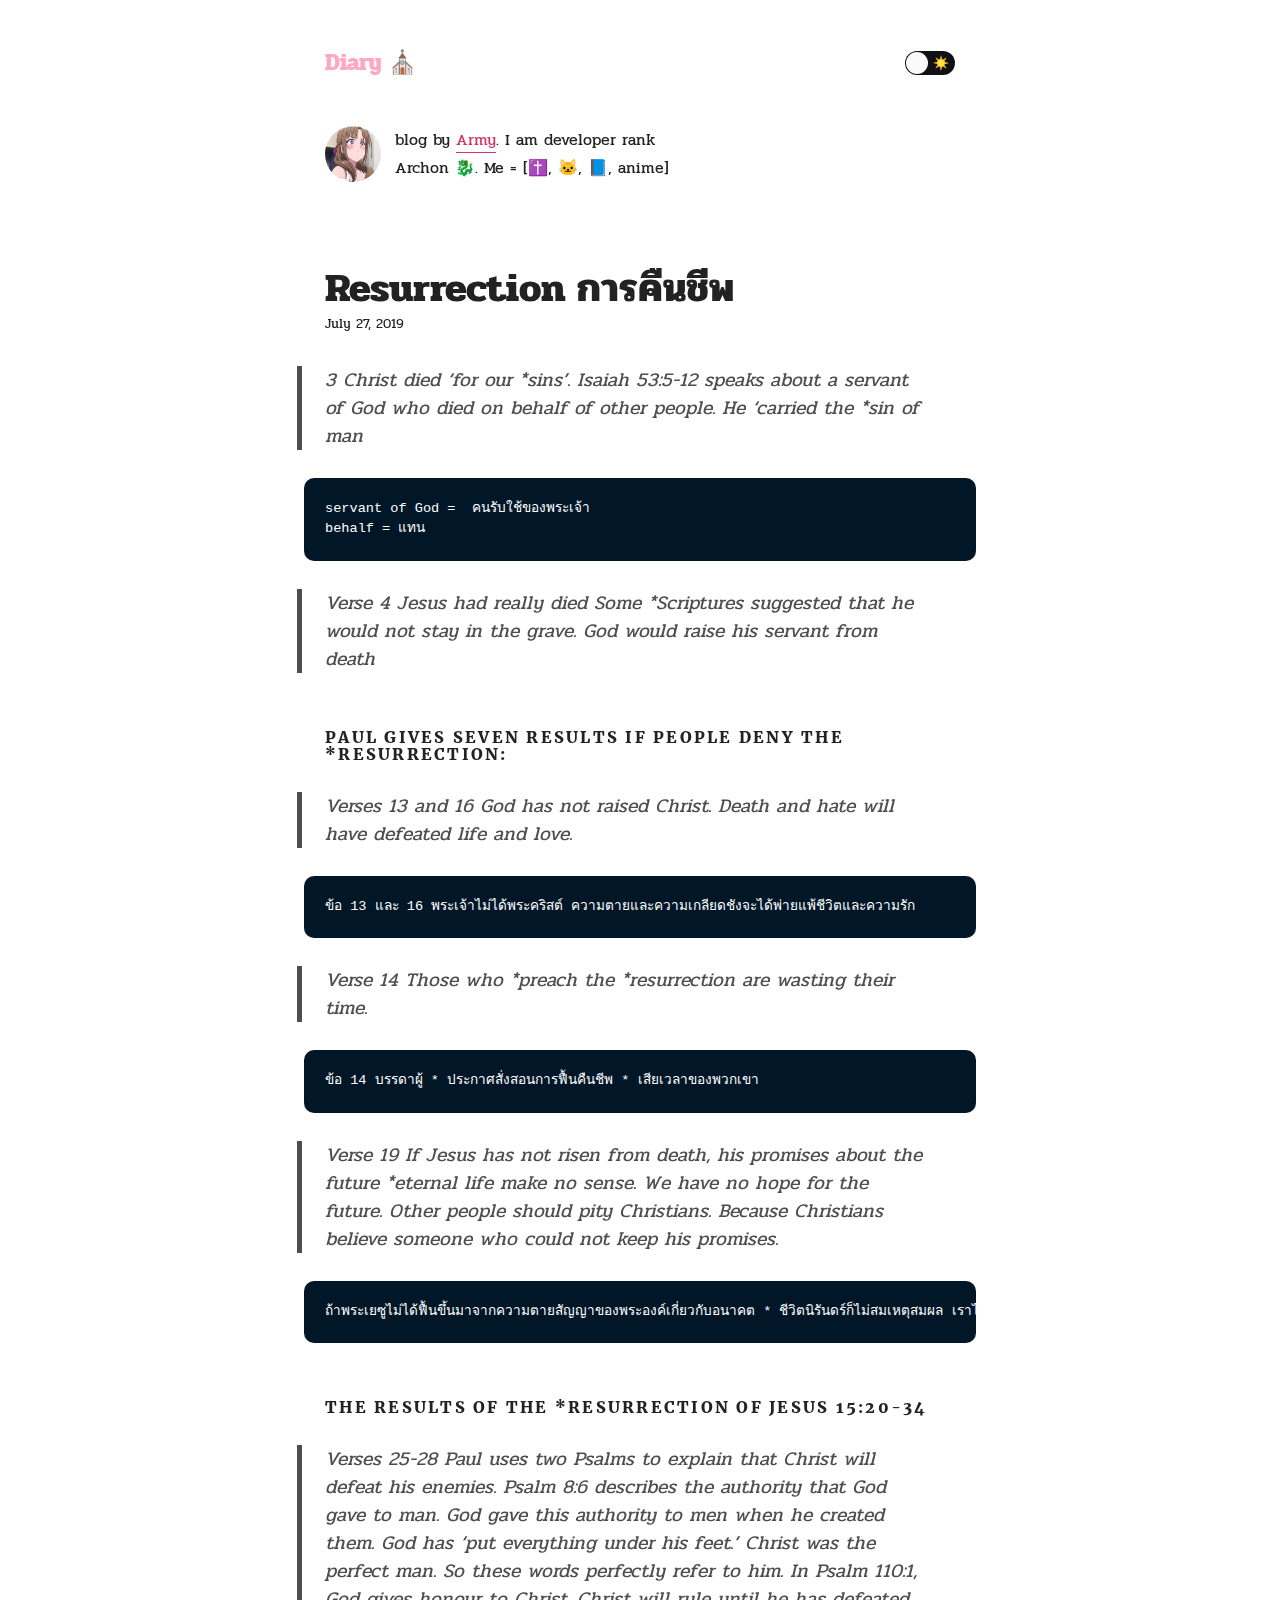
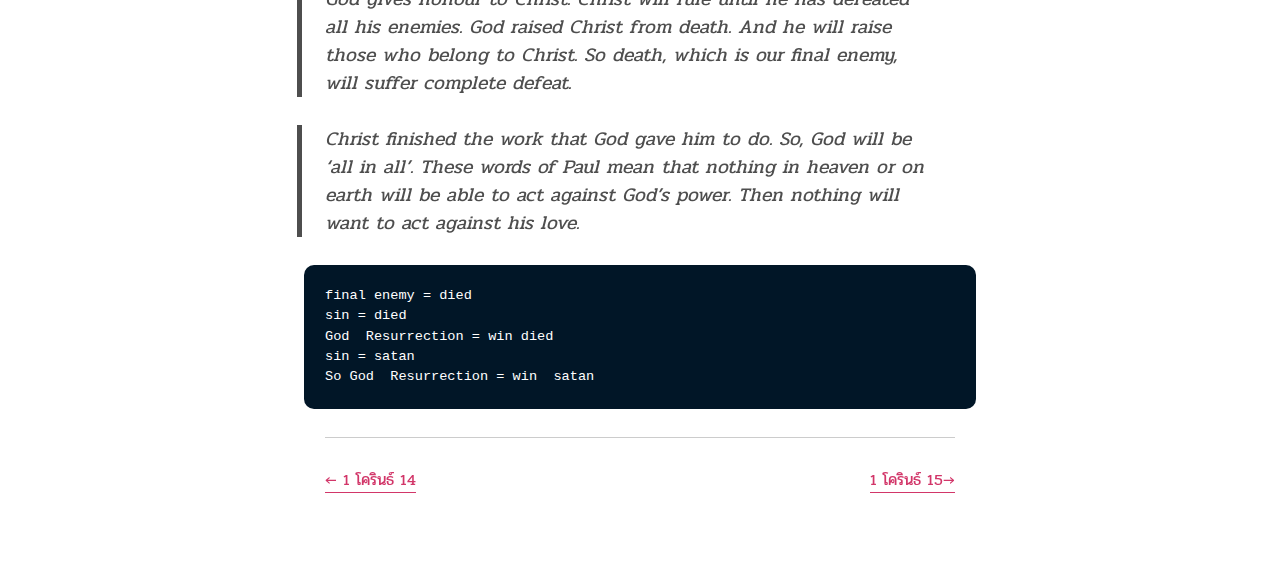
<file: live-bible/day4-event/index.html>
<!DOCTYPE html><html lang="en"><head><meta charSet="utf-8"/><meta http-equiv="x-ua-compatible" content="ie=edge"/><meta name="viewport" content="width=device-width, initial-scale=1, shrink-to-fit=no"/><link href="https://fonts.googleapis.com/css?family=Pridi&amp;display=swap" rel="stylesheet"/><style id="typography.js">html{font-family:sans-serif;-ms-text-size-adjust:100%;-webkit-text-size-adjust:100%}body{margin:0}article,aside,details,figcaption,figure,footer,header,main,menu,nav,section,summary{display:block}audio,canvas,progress,video{display:inline-block}audio:not([controls]){display:none;height:0}progress{vertical-align:baseline}[hidden],template{display:none}a{background-color:transparent;-webkit-text-decoration-skip:objects}a:active,a:hover{outline-width:0}abbr[title]{border-bottom:none;text-decoration:underline;text-decoration:underline dotted}b,strong{font-weight:inherit;font-weight:bolder}dfn{font-style:italic}h1{font-size:2em;margin:.67em 0}mark{background-color:#ff0;color:#000}small{font-size:80%}sub,sup{font-size:75%;line-height:0;position:relative;vertical-align:baseline}sub{bottom:-.25em}sup{top:-.5em}img{border-style:none}svg:not(:root){overflow:hidden}code,kbd,pre,samp{font-family:monospace,monospace;font-size:1em}figure{margin:1em 40px}hr{box-sizing:content-box;height:0;overflow:visible}button,input,optgroup,select,textarea{font:inherit;margin:0}optgroup{font-weight:700}button,input{overflow:visible}button,select{text-transform:none}[type=reset],[type=submit],button,html [type=button]{-webkit-appearance:button}[type=button]::-moz-focus-inner,[type=reset]::-moz-focus-inner,[type=submit]::-moz-focus-inner,button::-moz-focus-inner{border-style:none;padding:0}[type=button]:-moz-focusring,[type=reset]:-moz-focusring,[type=submit]:-moz-focusring,button:-moz-focusring{outline:1px dotted ButtonText}fieldset{border:1px solid silver;margin:0 2px;padding:.35em .625em .75em}legend{box-sizing:border-box;color:inherit;display:table;max-width:100%;padding:0;white-space:normal}textarea{overflow:auto}[type=checkbox],[type=radio]{box-sizing:border-box;padding:0}[type=number]::-webkit-inner-spin-button,[type=number]::-webkit-outer-spin-button{height:auto}[type=search]{-webkit-appearance:textfield;outline-offset:-2px}[type=search]::-webkit-search-cancel-button,[type=search]::-webkit-search-decoration{-webkit-appearance:none}::-webkit-input-placeholder{color:inherit;opacity:.54}::-webkit-file-upload-button{-webkit-appearance:button;font:inherit}html{font:100%/1.75 'Merriweather','Georgia',serif;box-sizing:border-box;overflow-y:scroll;}*{box-sizing:inherit;}*:before{box-sizing:inherit;}*:after{box-sizing:inherit;}body{color:hsla(0,0%,0%,0.9);font-family:'Merriweather','Georgia',serif;font-weight:400;word-wrap:break-word;font-kerning:normal;-moz-font-feature-settings:"kern", "liga", "clig", "calt";-ms-font-feature-settings:"kern", "liga", "clig", "calt";-webkit-font-feature-settings:"kern", "liga", "clig", "calt";font-feature-settings:"kern", "liga", "clig", "calt";}img{max-width:100%;margin-left:0;margin-right:0;margin-top:0;padding-bottom:0;padding-left:0;padding-right:0;padding-top:0;margin-bottom:1.75rem;}h1{margin-left:0;margin-right:0;margin-top:0;padding-bottom:0;padding-left:0;padding-right:0;padding-top:0;margin-bottom:1.75rem;color:inherit;font-family:Montserrat,sans-serif;font-weight:900;text-rendering:optimizeLegibility;font-size:2.5rem;line-height:1.1;}h2{margin-left:0;margin-right:0;margin-top:0;padding-bottom:0;padding-left:0;padding-right:0;padding-top:0;margin-bottom:1.75rem;color:inherit;font-family:'Merriweather','Georgia',serif;font-weight:900;text-rendering:optimizeLegibility;font-size:1.73286rem;line-height:1.1;}h3{margin-left:0;margin-right:0;margin-top:0;padding-bottom:0;padding-left:0;padding-right:0;padding-top:0;margin-bottom:1.75rem;color:inherit;font-family:'Merriweather','Georgia',serif;font-weight:900;text-rendering:optimizeLegibility;font-size:1.4427rem;line-height:1.1;}h4{margin-left:0;margin-right:0;margin-top:0;padding-bottom:0;padding-left:0;padding-right:0;padding-top:0;margin-bottom:1.75rem;color:inherit;font-family:'Merriweather','Georgia',serif;font-weight:900;text-rendering:optimizeLegibility;font-size:1rem;line-height:1.1;letter-spacing:0.140625em;text-transform:uppercase;}h5{margin-left:0;margin-right:0;margin-top:0;padding-bottom:0;padding-left:0;padding-right:0;padding-top:0;margin-bottom:1.75rem;color:inherit;font-family:'Merriweather','Georgia',serif;font-weight:900;text-rendering:optimizeLegibility;font-size:0.83255rem;line-height:1.1;}h6{margin-left:0;margin-right:0;margin-top:0;padding-bottom:0;padding-left:0;padding-right:0;padding-top:0;margin-bottom:1.75rem;color:inherit;font-family:'Merriweather','Georgia',serif;font-weight:900;text-rendering:optimizeLegibility;font-size:0.75966rem;line-height:1.1;font-style:italic;}hgroup{margin-left:0;margin-right:0;margin-top:0;padding-bottom:0;padding-left:0;padding-right:0;padding-top:0;margin-bottom:1.75rem;}ul{margin-left:1.75rem;margin-right:0;margin-top:0;padding-bottom:0;padding-left:0;padding-right:0;padding-top:0;margin-bottom:1.75rem;list-style-position:outside;list-style-image:none;list-style:disc;}ol{margin-left:1.75rem;margin-right:0;margin-top:0;padding-bottom:0;padding-left:0;padding-right:0;padding-top:0;margin-bottom:1.75rem;list-style-position:outside;list-style-image:none;}dl{margin-left:0;margin-right:0;margin-top:0;padding-bottom:0;padding-left:0;padding-right:0;padding-top:0;margin-bottom:1.75rem;}dd{margin-left:0;margin-right:0;margin-top:0;padding-bottom:0;padding-left:0;padding-right:0;padding-top:0;margin-bottom:1.75rem;}p{margin-left:0;margin-right:0;margin-top:0;padding-bottom:0;padding-left:0;padding-right:0;padding-top:0;margin-bottom:1.75rem;}figure{margin-left:0;margin-right:0;margin-top:0;padding-bottom:0;padding-left:0;padding-right:0;padding-top:0;margin-bottom:1.75rem;}pre{margin-left:0;margin-right:0;margin-top:0;padding-bottom:0;padding-left:0;padding-right:0;padding-top:0;margin-bottom:1.75rem;font-size:0.85rem;line-height:1.75rem;}table{margin-left:0;margin-right:0;margin-top:0;padding-bottom:0;padding-left:0;padding-right:0;padding-top:0;margin-bottom:1.75rem;font-size:1rem;line-height:1.75rem;border-collapse:collapse;width:100%;}fieldset{margin-left:0;margin-right:0;margin-top:0;padding-bottom:0;padding-left:0;padding-right:0;padding-top:0;margin-bottom:1.75rem;}blockquote{margin-left:-1.75rem;margin-right:1.75rem;margin-top:0;padding-bottom:0;padding-left:1.42188rem;padding-right:0;padding-top:0;margin-bottom:1.75rem;font-size:1.20112rem;line-height:1.75rem;color:inherit;font-style:italic;border-left:0.32813rem solid hsla(0,0%,0%,0.9);border-left-color:inherit;opacity:0.8;}form{margin-left:0;margin-right:0;margin-top:0;padding-bottom:0;padding-left:0;padding-right:0;padding-top:0;margin-bottom:1.75rem;}noscript{margin-left:0;margin-right:0;margin-top:0;padding-bottom:0;padding-left:0;padding-right:0;padding-top:0;margin-bottom:1.75rem;}iframe{margin-left:0;margin-right:0;margin-top:0;padding-bottom:0;padding-left:0;padding-right:0;padding-top:0;margin-bottom:1.75rem;}hr{margin-left:0;margin-right:0;margin-top:0;padding-bottom:0;padding-left:0;padding-right:0;padding-top:0;margin-bottom:calc(1.75rem - 1px);background:var(--hr);border:none;height:1px;}address{margin-left:0;margin-right:0;margin-top:0;padding-bottom:0;padding-left:0;padding-right:0;padding-top:0;margin-bottom:1.75rem;}b{font-weight:700;}strong{font-weight:700;}dt{font-weight:700;}th{font-weight:700;}li{margin-bottom:calc(1.75rem / 2);}ol li{padding-left:0;}ul li{padding-left:0;}li > ol{margin-left:1.75rem;margin-bottom:calc(1.75rem / 2);margin-top:calc(1.75rem / 2);}li > ul{margin-left:1.75rem;margin-bottom:calc(1.75rem / 2);margin-top:calc(1.75rem / 2);}blockquote *:last-child{margin-bottom:0;}li *:last-child{margin-bottom:0;}p *:last-child{margin-bottom:0;}li > p{margin-bottom:calc(1.75rem / 2);}code{font-size:0.85rem;line-height:1.75rem;}kbd{font-size:0.85rem;line-height:1.75rem;}samp{font-size:0.85rem;line-height:1.75rem;}abbr{border-bottom:1px dotted hsla(0,0%,0%,0.5);cursor:help;}acronym{border-bottom:1px dotted hsla(0,0%,0%,0.5);cursor:help;}abbr[title]{border-bottom:1px dotted hsla(0,0%,0%,0.5);cursor:help;text-decoration:none;}thead{text-align:left;}td,th{text-align:left;border-bottom:1px solid hsla(0,0%,0%,0.12);font-feature-settings:"tnum";-moz-font-feature-settings:"tnum";-ms-font-feature-settings:"tnum";-webkit-font-feature-settings:"tnum";padding-left:1.16667rem;padding-right:1.16667rem;padding-top:0.875rem;padding-bottom:calc(0.875rem - 1px);}th:first-child,td:first-child{padding-left:0;}th:last-child,td:last-child{padding-right:0;}blockquote > :last-child{margin-bottom:0;}blockquote cite{font-size:1rem;line-height:1.75rem;color:hsla(0,0%,0%,0.9);font-weight:400;}blockquote cite:before{content:"— ";}ul,ol{margin-left:0;}@media only screen and (max-width:480px){ul,ol{margin-left:1.75rem;}blockquote{margin-left:-1.3125rem;margin-right:0;padding-left:0.98438rem;}}h1,h2,h3,h4,h5,h6{margin-top:3.5rem;}a{box-shadow:0 1px 0 0 currentColor;color:var(--textLink);text-decoration:none;font-family:Pridi;}a:hover,a:active{box-shadow:none;}mark,ins{background:#007acc;color:white;padding:0.10938rem 0.21875rem;text-decoration:none;}a.gatsby-resp-image-link{box-shadow:none;}a.anchor{box-shadow:none;}a.anchor svg[aria-hidden="true"]{stroke:var(--textLink);}p code{font-size:1rem;}h1 code, h2 code, h3 code, h4 code, h5 code, h6 code{font-size:inherit;}li code{font-size:1rem;}blockquote.translation{font-size:1em;}</style><meta data-react-helmet="true" name="theme-color" content="#282c35"/><style type="text/css">.gatsby-resp-image-image{width:100%;height:100%;margin:0;vertical-align:middle;position:absolute;top:0;left:0;color:transparent;}</style><link rel="preconnect dns-prefetch" href="https://www.google-analytics.com"/><link rel="alternate" type="application/rss+xml" href="/rss.xml"/><link rel="shortcut icon" href="/icons/icon-48x48.png?v=008654519ce705ac7bc44303a9014606"/><link rel="manifest" href="/manifest.webmanifest"/><meta name="theme-color" content="#663399"/><link rel="apple-touch-icon" sizes="48x48" href="/icons/icon-48x48.png?v=008654519ce705ac7bc44303a9014606"/><link rel="apple-touch-icon" sizes="72x72" href="/icons/icon-72x72.png?v=008654519ce705ac7bc44303a9014606"/><link rel="apple-touch-icon" sizes="96x96" href="/icons/icon-96x96.png?v=008654519ce705ac7bc44303a9014606"/><link rel="apple-touch-icon" sizes="144x144" href="/icons/icon-144x144.png?v=008654519ce705ac7bc44303a9014606"/><link rel="apple-touch-icon" sizes="192x192" href="/icons/icon-192x192.png?v=008654519ce705ac7bc44303a9014606"/><link rel="apple-touch-icon" sizes="256x256" href="/icons/icon-256x256.png?v=008654519ce705ac7bc44303a9014606"/><link rel="apple-touch-icon" sizes="384x384" href="/icons/icon-384x384.png?v=008654519ce705ac7bc44303a9014606"/><link rel="apple-touch-icon" sizes="512x512" href="/icons/icon-512x512.png?v=008654519ce705ac7bc44303a9014606"/><title data-react-helmet="true">Resurrection การคืนชีพ | Diary  ⛪</title><meta name="generator" content="Gatsby 2.16.1"/><meta data-react-helmet="true" name="description" content="3 Christ died ‘for our *sins’.  Isaiah 53:5-12 speaks about a servant of God who died on behalf of other people. He ‘carried the *sin of man Verse 4 Jesus had…"/><meta data-react-helmet="true" property="og:title" content="Resurrection การคืนชีพ"/><meta data-react-helmet="true" property="og:description" content="3 Christ died ‘for our *sins’.  Isaiah 53:5-12 speaks about a servant of God who died on behalf of other people. He ‘carried the *sin of man Verse 4 Jesus had…"/><meta data-react-helmet="true" property="og:type" content="website"/><meta data-react-helmet="true" name="twitter:card" content="summary"/><meta data-react-helmet="true" name="twitter:creator" content="Army"/><meta data-react-helmet="true" name="twitter:title" content="Resurrection การคืนชีพ"/><meta data-react-helmet="true" name="twitter:description" content="3 Christ died ‘for our *sins’.  Isaiah 53:5-12 speaks about a servant of God who died on behalf of other people. He ‘carried the *sin of man Verse 4 Jesus had…"/><style data-href="/styles.48d7a39d8d7fe1252339.css">@import url(https://fonts.googleapis.com/css?family=Pridi&display=swap);@font-face{font-family:Montserrat;font-style:normal;font-display:swap;font-weight:100;src:local("Montserrat Thin "),local("Montserrat-Thin"),url(/static/montserrat-latin-100-191cc9f50f3b76b9617cb383f19acb7d.woff2) format("woff2"),url(/static/montserrat-latin-100-370318464551d5f25b0f0a78f374faac.woff) format("woff")}@font-face{font-family:Montserrat;font-style:italic;font-display:swap;font-weight:100;src:local("Montserrat Thin italic"),local("Montserrat-Thinitalic"),url(/static/montserrat-latin-100italic-bdeaeb79db315697bd173a55b097dc18.woff2) format("woff2"),url(/static/montserrat-latin-100italic-ecf7d49386e8f265878e735db34a7c4b.woff) format("woff")}@font-face{font-family:Montserrat;font-style:normal;font-display:swap;font-weight:200;src:local("Montserrat Extra Light "),local("Montserrat-Extra Light"),url(/static/montserrat-latin-200-85d5ef9db7f2dc6979172a4a3b2c57cb.woff2) format("woff2"),url(/static/montserrat-latin-200-1fc98e126a3d152549240e6244d7e669.woff) format("woff")}@font-face{font-family:Montserrat;font-style:italic;font-display:swap;font-weight:200;src:local("Montserrat Extra Light italic"),local("Montserrat-Extra Lightitalic"),url(/static/montserrat-latin-200italic-49095760a498d024fe1a85a078850df9.woff2) format("woff2"),url(/static/montserrat-latin-200italic-fe46cf8b9462c820457d3bf537e4057f.woff) format("woff")}@font-face{font-family:Montserrat;font-style:normal;font-display:swap;font-weight:300;src:local("Montserrat Light "),local("Montserrat-Light"),url(/static/montserrat-latin-300-7c3daf12b706645b5d3710f863a4da04.woff2) format("woff2"),url(/static/montserrat-latin-300-8dc95fab9cf98d02ca8d76e97d3dff60.woff) format("woff")}@font-face{font-family:Montserrat;font-style:italic;font-display:swap;font-weight:300;src:local("Montserrat Light italic"),local("Montserrat-Lightitalic"),url(/static/montserrat-latin-300italic-f20b178ca2024a5eac8e42e6649db86c.woff2) format("woff2"),url(/static/montserrat-latin-300italic-3fe16939288856e8e828fa2661bf2354.woff) format("woff")}@font-face{font-family:Montserrat;font-style:normal;font-display:swap;font-weight:400;src:local("Montserrat Regular "),local("Montserrat-Regular"),url(/static/montserrat-latin-400-bc3aa95dca08f5fee5291e34959c27bc.woff2) format("woff2"),url(/static/montserrat-latin-400-8102c4838f9e3d08dad644290a9cb701.woff) format("woff")}@font-face{font-family:Montserrat;font-style:italic;font-display:swap;font-weight:400;src:local("Montserrat Regular italic"),local("Montserrat-Regularitalic"),url(/static/montserrat-latin-400italic-5cad650422a7184467af5a4d17b264c4.woff2) format("woff2"),url(/static/montserrat-latin-400italic-d191f22af3bb50902b99ac577f81a322.woff) format("woff")}@font-face{font-family:Montserrat;font-style:normal;font-display:swap;font-weight:500;src:local("Montserrat Medium "),local("Montserrat-Medium"),url(/static/montserrat-latin-500-92d16e458625f4d2c8940f6bdca0ff09.woff2) format("woff2"),url(/static/montserrat-latin-500-8b763220218ffc11c57c84ddb80e7b26.woff) format("woff")}@font-face{font-family:Montserrat;font-style:italic;font-display:swap;font-weight:500;src:local("Montserrat Medium italic"),local("Montserrat-Mediumitalic"),url(/static/montserrat-latin-500italic-47bfcca6b69d6a9acca7a8bff17193e2.woff2) format("woff2"),url(/static/montserrat-latin-500italic-72c01f753c3940c0b9cb6bf2389caddf.woff) format("woff")}@font-face{font-family:Montserrat;font-style:normal;font-display:swap;font-weight:600;src:local("Montserrat SemiBold "),local("Montserrat-SemiBold"),url(/static/montserrat-latin-600-6fb1b5623e528e27c18658fecf5ee0ee.woff2) format("woff2"),url(/static/montserrat-latin-600-7c839d15a6f54e7025ba8c0c4b333e8f.woff) format("woff")}@font-face{font-family:Montserrat;font-style:italic;font-display:swap;font-weight:600;src:local("Montserrat SemiBold italic"),local("Montserrat-SemiBolditalic"),url(/static/montserrat-latin-600italic-60789af1c9338ed1a9546722ec54b4f7.woff2) format("woff2"),url(/static/montserrat-latin-600italic-f3d4de8d0afb19e777c79032ce828e3d.woff) format("woff")}@font-face{font-family:Montserrat;font-style:normal;font-display:swap;font-weight:700;src:local("Montserrat Bold "),local("Montserrat-Bold"),url(/static/montserrat-latin-700-39d93cf678c740f9f6b2b1cfde34bee3.woff2) format("woff2"),url(/static/montserrat-latin-700-80f10bd382f0df1cd650fec59f3c9394.woff) format("woff")}@font-face{font-family:Montserrat;font-style:italic;font-display:swap;font-weight:700;src:local("Montserrat Bold italic"),local("Montserrat-Bolditalic"),url(/static/montserrat-latin-700italic-ba136d97b14e82284dd595e257f11c47.woff2) format("woff2"),url(/static/montserrat-latin-700italic-8c98142b425630821139c24bd1698700.woff) format("woff")}@font-face{font-family:Montserrat;font-style:normal;font-display:swap;font-weight:800;src:local("Montserrat ExtraBold "),local("Montserrat-ExtraBold"),url(/static/montserrat-latin-800-b7018be9ed6cd94da8b6675b3a468c3b.woff2) format("woff2"),url(/static/montserrat-latin-800-9a9befcf50d64f9d2d19d8b1d1984add.woff) format("woff")}@font-face{font-family:Montserrat;font-style:italic;font-display:swap;font-weight:800;src:local("Montserrat ExtraBold italic"),local("Montserrat-ExtraBolditalic"),url(/static/montserrat-latin-800italic-540ffdd223d1a9ad3d4e678e1a23372e.woff2) format("woff2"),url(/static/montserrat-latin-800italic-897086f99f4e1f45e6b1e9368527d0bc.woff) format("woff")}@font-face{font-family:Montserrat;font-style:normal;font-display:swap;font-weight:900;src:local("Montserrat Black "),local("Montserrat-Black"),url(/static/montserrat-latin-900-58cd789700850375b834e8b6776002eb.woff2) format("woff2"),url(/static/montserrat-latin-900-26d42c9428780e545a540bbb50c84bce.woff) format("woff")}@font-face{font-family:Montserrat;font-style:italic;font-display:swap;font-weight:900;src:local("Montserrat Black italic"),local("Montserrat-Blackitalic"),url(/static/montserrat-latin-900italic-451157bc8861fe54f523b3669a3def71.woff2) format("woff2"),url(/static/montserrat-latin-900italic-a8ec4957e1c24f5793305763ad9845b3.woff) format("woff")}@font-face{font-family:Merriweather;font-style:normal;font-display:swap;font-weight:300;src:local("Merriweather Light "),local("Merriweather-Light"),url(/static/merriweather-latin-300-b1158cfcd4aacb9d8fb61625e37af46a.woff2) format("woff2"),url(/static/merriweather-latin-300-cc7de05e166e90320d7d896e0f72a19d.woff) format("woff")}@font-face{font-family:Merriweather;font-style:italic;font-display:swap;font-weight:300;src:local("Merriweather Light italic"),local("Merriweather-Lightitalic"),url(/static/merriweather-latin-300italic-8fe52a48089d6ebe46db0b8e7cc66263.woff2) format("woff2"),url(/static/merriweather-latin-300italic-e1331f5397c2a673f9d3765138debdb5.woff) format("woff")}@font-face{font-family:Merriweather;font-style:normal;font-display:swap;font-weight:400;src:local("Merriweather Regular "),local("Merriweather-Regular"),url(/static/merriweather-latin-400-8276fdb72ae8f4714d4e6eba704cc39f.woff2) format("woff2"),url(/static/merriweather-latin-400-69f09800f4f6479d06e44eba837df872.woff) format("woff")}@font-face{font-family:Merriweather;font-style:italic;font-display:swap;font-weight:400;src:local("Merriweather Regular italic"),local("Merriweather-Regularitalic"),url(/static/merriweather-latin-400italic-3a9be9ea9f7aa4af6de7307df21d9fc0.woff2) format("woff2"),url(/static/merriweather-latin-400italic-d76079ed7541a433a54f79316de086e9.woff) format("woff")}@font-face{font-family:Merriweather;font-style:normal;font-display:swap;font-weight:700;src:local("Merriweather Bold "),local("Merriweather-Bold"),url(/static/merriweather-latin-700-fa534be7ffa380e39a7f6e03bf9a5e03.woff2) format("woff2"),url(/static/merriweather-latin-700-ba56ea84b8084b7ff9677f50d3cd81bd.woff) format("woff")}@font-face{font-family:Merriweather;font-style:italic;font-display:swap;font-weight:700;src:local("Merriweather Bold italic"),local("Merriweather-Bolditalic"),url(/static/merriweather-latin-700italic-1ef5edaaa20ae53ea50399884c5e48c6.woff2) format("woff2"),url(/static/merriweather-latin-700italic-534bc9e7ce93c73d73426e46acd78092.woff) format("woff")}@font-face{font-family:Merriweather;font-style:normal;font-display:swap;font-weight:900;src:local("Merriweather Black "),local("Merriweather-Black"),url(/static/merriweather-latin-900-7528fb70e8a4a82c7305e72ff43ac25f.woff2) format("woff2"),url(/static/merriweather-latin-900-3799b6e2f5ed3fcccf9d7a708d7419fa.woff) format("woff")}@font-face{font-family:Merriweather;font-style:italic;font-display:swap;font-weight:900;src:local("Merriweather Black italic"),local("Merriweather-Blackitalic"),url(/static/merriweather-latin-900italic-e1b4d2aaa78e12ad84aaf8a56321e4c2.woff2) format("woff2"),url(/static/merriweather-latin-900italic-2ae22f731b3424e8dbb4b37f7ca6e708.woff) format("woff")}body{--pink:#ffa7c4;background-color:var(--bg);font-family:Pridi,sans-serif}body.light{--bg:#fff;--header:var(--pink);--textNormal:#222;--textTitle:#222;--textLink:#d23669;--hr:rgba(0,0,0,0.2);--inlineCode-bg:rgba(255,229,100,0.2);--inlineCode-text:#1a1a1a}body.dark{-webkit-font-smoothing:antialiased;--bg:#282c35;--header:#fff;--textNormal:hsla(0,0%,100%,0.88);--textTitle:#fff;--textLink:var(--pink);--hr:hsla(0,0%,100%,0.2);--inlineCode-bg:#373c49;--inlineCode-text:#e6e6e6}body:lang(ar) article,body:lang(fa) article{direction:rtl}body:lang(ar) .language-text,body:lang(ar) article .translations,body:lang(ar) article pre,body:lang(fa) .language-text,body:lang(fa) article .translations,body:lang(fa) article pre{direction:ltr}body:lang(ar) .language-text,body:lang(fa) .language-text{display:inline-block}body:lang(ar) blockquote,body:lang(fa) blockquote{border-left:unset;border-right:.32813rem solid rgba(0,0,0,.9);padding-right:1.42188rem;padding-left:unset;margin-left:.75rem;margin-right:-1.75rem}body:lang(fa) article,body:lang(fa) header>h1{font-family:Vazir}body:lang(ar) article,body:lang(ar) header>h1{font-family:Cairo,sans-serif}body:lang(ko) article,body:lang(ko) header{word-break:keep-all}code[class*=language-],pre[class*=language-]{color:#fff;background:none;font-family:Consolas,Menlo,Monaco,source-code-pro,Courier New,monospace;font-feature-settings:normal;text-align:left;white-space:pre;word-spacing:normal;word-break:normal;word-wrap:normal;line-height:1.5;margin-bottom:0;-moz-tab-size:4;-o-tab-size:4;tab-size:4;-webkit-hyphens:none;-ms-hyphens:none;hyphens:none}pre[class*=language-]{overflow:auto;padding:1.3125rem}pre[class*=language-]::-moz-selection{background:#27292a}pre[class*=language-]::selection{background:#27292a}pre[class*=language-]::-moz-selection,pre[class*=language-] ::-moz-selection{text-shadow:none;background:hsla(0,0%,100%,.15)}pre[class*=language-]::selection,pre[class*=language-] ::selection{text-shadow:none;background:hsla(0,0%,100%,.15)}:not(pre)>code[class*=language-]{border-radius:.3em;background:var(--inlineCode-bg);color:var(--inlineCode-text);padding:.15em .2em .05em;white-space:normal}.token.attr-name{color:#addb67;font-style:italic}.token.comment{color:#809393}.token.string,.token.url{color:#addb67}.token.variable{color:#d6deeb}.token.number{color:#f78c6c}.token.builtin,.token.char,.token.constant,.token.function{color:#82aaff}.token.punctuation{color:#c792ea}.token.doctype,.token.selector{color:#c792ea;font-style:"italic"}.token.class-name{color:#ffcb8b}.token.keyword,.token.operator,.token.tag{color:#ffa7c4}.token.boolean{color:#ff5874}.token.property{color:#80cbc4}.token.namespace{color:#b2ccd6}pre[data-line]{padding:1em 0 1em 3em;position:relative}.gatsby-highlight-code-line{background-color:#022a4b;display:block;padding-right:1em;padding-left:1.25em;border-left:.25em solid #ffa7c4}.gatsby-highlight,.gatsby-highlight-code-line{margin-right:-1.3125rem;margin-left:-1.3125rem}.gatsby-highlight{margin-bottom:1.75rem;border-radius:10px;background:#011627;-webkit-overflow-scrolling:touch;overflow:auto}@media (max-width:672px){.gatsby-highlight{border-radius:0}}.gatsby-highlight pre[class*=language-]{float:left;min-width:100%}.react-toggle{touch-action:pan-x;display:inline-block;position:relative;cursor:pointer;background-color:transparent;border:0;padding:0;-webkit-touch-callout:none;-webkit-user-select:none;-moz-user-select:none;-ms-user-select:none;user-select:none;-webkit-tap-highlight-color:rgba(0,0,0,0);-webkit-tap-highlight-color:transparent}.react-toggle-screenreader-only{border:0;clip:rect(0 0 0 0);height:1px;margin:-1px;overflow:hidden;padding:0;position:absolute;width:1px}.react-toggle-track{width:50px;height:24px;padding:0;border-radius:30px;background-color:#0f1114;-webkit-transition:all .2s ease;transition:all .2s ease}.react-toggle-track-check{position:absolute;width:17px;height:17px;left:5px;top:0;bottom:0;margin-top:auto;margin-bottom:auto;line-height:0;opacity:0;-webkit-transition:opacity .25s ease;transition:opacity .25s ease}.react-toggle--checked .react-toggle-track-check,.react-toggle-track-x{opacity:1;-webkit-transition:opacity .25s ease;transition:opacity .25s ease}.react-toggle-track-x{position:absolute;width:17px;height:17px;right:5px;top:0;bottom:0;margin-top:auto;margin-bottom:auto;line-height:0}.react-toggle--checked .react-toggle-track-x{opacity:0}.react-toggle-thumb{position:absolute;top:1px;left:1px;width:22px;height:22px;border-radius:50%;background-color:#fafafa;box-sizing:border-box;-webkit-transition:all .5s cubic-bezier(.23,1,.32,1) 0ms;transition:all .5s cubic-bezier(.23,1,.32,1) 0ms;-webkit-transform:translateX(0);transform:translateX(0)}.react-toggle--checked .react-toggle-thumb{-webkit-transform:translateX(26px);transform:translateX(26px);border-color:#19ab27}.react-toggle--focus .react-toggle-thumb{box-shadow:0 0 2px 3px #ffa7c4}.react-toggle:active .react-toggle-thumb{box-shadow:0 0 5px 5px #ffa7c4}</style><link as="script" rel="preload" href="/app-a71f193bae058c5f4f89.js"/><link as="script" rel="preload" href="/component---src-templates-blog-post-js-115eda0789f70a64ef47.js"/><link as="script" rel="preload" href="/styles-23e58866deab12e1d54d.js"/><link as="script" rel="preload" href="/commons-39331a053fe37ffd9ffc.js"/><link as="script" rel="preload" href="/webpack-runtime-ce7f82db5f8368f0081a.js"/><link as="fetch" rel="preload" href="/page-data\live-bible\day4-event\page-data.json" crossorigin="anonymous"/></head><body class="light"><script>
              (function() {
                window.__onThemeChange = function() {};
                function setTheme(newTheme) {
                  window.__theme = newTheme;
                  preferredTheme = newTheme;
                  document.body.className = newTheme;
                  window.__onThemeChange(newTheme);
                }
                var preferredTheme;
                try {
                  preferredTheme = localStorage.getItem('theme');
                } catch (err) { }
                window.__setPreferredTheme = function(newTheme) {
                  setTheme(newTheme);
                  try {
                    localStorage.setItem('theme', newTheme);
                  } catch (err) {}
                }
                var darkQuery = window.matchMedia('(prefers-color-scheme: dark)');
                darkQuery.addListener(function(e) {
                  window.__setPreferredTheme(e.matches ? 'dark' : 'light')
                });
                setTheme(preferredTheme || (darkQuery.matches ? 'dark' : 'light'));
              })();
            </script><div id="___gatsby"><div style="outline:none" tabindex="-1" role="group" id="gatsby-focus-wrapper"><div style="color:var(--textNormal);background:var(--bg);transition:color 0.2s ease-out, background 0.2s ease-out;min-height:100vh"><div style="margin-left:auto;margin-right:auto;max-width:42rem;padding:2.625rem 1.3125rem"><header style="display:flex;justify-content:space-between;align-items:center;margin-bottom:2.625rem"><h3 style="font-family:Pridi, sans-serif;margin-top:0;margin-bottom:0;height:42px;line-height:2.625rem"><a style="box-shadow:none;text-decoration:none;color:rgb(255, 167, 196)" href="/">Diary  ⛪</a></h3><div style="height:24px"></div></header><div style="display:flex;margin-bottom:3.5rem"><img src="/static/profile-pic-7a684c63de94fd92d13f8fd0815c6fe1.jpg" alt="Army" style="margin-right:0.875rem;margin-bottom:0;width:3.5rem;height:3.5rem;border-radius:50%"/><p style="max-width:310px">blog by<!-- --> <a href="https://www.facebook.com/codegeassmasterzeronebreakout">Army</a>.<!-- --> <!-- -->I am developer rank Archon 🐉.  Me = [✝️,  🐱,  📘, anime]</p></div><h1 style="margin-top:1.75rem;margin-bottom:0;font-family:Pridi">Resurrection การคืนชีพ</h1><p style="font-size:0.83255rem;line-height:1.75rem;display:block;margin-bottom:1.75rem">July 27, 2019</p><div><blockquote>
<p> 3 Christ died ‘for our *sins’.  Isaiah 53:5-12 speaks about a servant of God who died on behalf of other people. He ‘carried the *sin of man</p>
</blockquote>
<div class="gatsby-highlight" data-language="text"><pre class="language-text"><code class="language-text">servant of God =  คนรับใช้ของพระเจ้า
behalf = แทน</code></pre></div>
<blockquote>
<p>Verse 4 Jesus had really died Some *Scriptures suggested that he would not stay in the grave. God would raise his servant from death</p>
</blockquote>
<h4>Paul gives seven results if people deny the *resurrection:</h4>
<blockquote>
<p>Verses 13 and 16 God has not raised Christ. Death and hate will have defeated life and love.</p>
</blockquote>
<div class="gatsby-highlight" data-language="text"><pre class="language-text"><code class="language-text">ข้อ 13 และ 16 พระเจ้าไม่ได้พระคริสต์ ความตายและความเกลียดชังจะได้พ่ายแพ้ชีวิตและความรัก</code></pre></div>
<blockquote>
<p>Verse 14 Those who *preach the *resurrection are wasting their time.</p>
</blockquote>
<div class="gatsby-highlight" data-language="text"><pre class="language-text"><code class="language-text">ข้อ 14 บรรดาผู้ * ประกาศสั่งสอนการฟื้นคืนชีพ * เสียเวลาของพวกเขา</code></pre></div>
<blockquote>
<p>Verse 19 If Jesus has not risen from death, his promises about the future *eternal life make no sense. We have no hope for the future. Other people should pity Christians. Because Christians believe someone who could not keep his promises.</p>
</blockquote>
<div class="gatsby-highlight" data-language="text"><pre class="language-text"><code class="language-text">ถ้าพระเยซูไม่ได้ฟื้นขึ้นมาจากความตายสัญญาของพระองค์เกี่ยวกับอนาคต * ชีวิตนิรันดร์ก็ไม่สมเหตุสมผล เราไม่มีความหวังสำหรับอนาคต คนอื่นควรสงสารคริสเตียน เพราะคริสเตียนเชื่อว่าคนที่ไม่สามารถรักษาสัญญาของเขา</code></pre></div>
<h4>The results of the *resurrection of Jesus 15:20-34</h4>
<blockquote>
<p>Verses 25-28 Paul uses two Psalms to explain that Christ will defeat his enemies. Psalm 8:6 describes the authority that God gave to man. God gave this authority to men when he created them. God has ‘put everything under his feet.’ Christ was the perfect man. So these words perfectly refer to him. In Psalm 110:1, God gives honour to Christ. Christ will rule until he has defeated all his enemies. God raised Christ from death. And he will raise those who belong to Christ. So death, which is our final enemy, will suffer complete defeat.</p>
</blockquote>
<blockquote>
<p>Christ finished the work that God gave him to do. So, God will be ‘all in all’. These words of Paul mean that nothing in heaven or on earth will be able to act against God’s power. Then nothing will want to act against his love.</p>
</blockquote>
<div class="gatsby-highlight" data-language="text"><pre class="language-text"><code class="language-text">final enemy = died
sin = died 
God  Resurrection = win died
sin = satan 
So God  Resurrection = win  satan</code></pre></div></div><hr style="margin-bottom:1.75rem"/><ul style="display:flex;flex-wrap:wrap;justify-content:space-between;list-style:none;padding:0"><li><a rel="prev" href="/live-bible/day1/">← <!-- -->1 โครินธ์ 14</a></li><li><a rel="next" href="/live-bible/day3/">1 โครินธ์ 15<!-- -->→</a></li></ul></div></div></div></div><script>
  
  
  if(true) {
    (function(i,s,o,g,r,a,m){i['GoogleAnalyticsObject']=r;i[r]=i[r]||function(){
    (i[r].q=i[r].q||[]).push(arguments)},i[r].l=1*new Date();a=s.createElement(o),
    m=s.getElementsByTagName(o)[0];a.async=1;a.src=g;m.parentNode.insertBefore(a,m)
    })(window,document,'script','https://www.google-analytics.com/analytics.js','ga');
  }
  if (typeof ga === "function") {
    ga('create', 'undefined', 'auto', {});
      
      
      
      
      
      }</script><script id="gatsby-script-loader">/*<![CDATA[*/window.pagePath="/live-bible/day4-event/";window.webpackCompilationHash="90ada146403cc79af353";/*]]>*/</script><script id="gatsby-chunk-mapping">/*<![CDATA[*/window.___chunkMapping={"app":["/app-a71f193bae058c5f4f89.js"],"component---node-modules-gatsby-plugin-offline-app-shell-js":["/component---node-modules-gatsby-plugin-offline-app-shell-js-08563098e161ef560594.js"],"component---src-templates-blog-post-js":["/component---src-templates-blog-post-js-115eda0789f70a64ef47.js"],"component---src-pages-404-js":["/component---src-pages-404-js-5ae8702c598713817692.js"],"component---src-pages-index-js":["/component---src-pages-index-js-43bd82db77412e02d946.js"]};/*]]>*/</script><script src="/webpack-runtime-ce7f82db5f8368f0081a.js" async=""></script><script src="/commons-39331a053fe37ffd9ffc.js" async=""></script><script src="/styles-23e58866deab12e1d54d.js" async=""></script><script src="/component---src-templates-blog-post-js-115eda0789f70a64ef47.js" async=""></script><script src="/app-a71f193bae058c5f4f89.js" async=""></script></body></html>
</file>
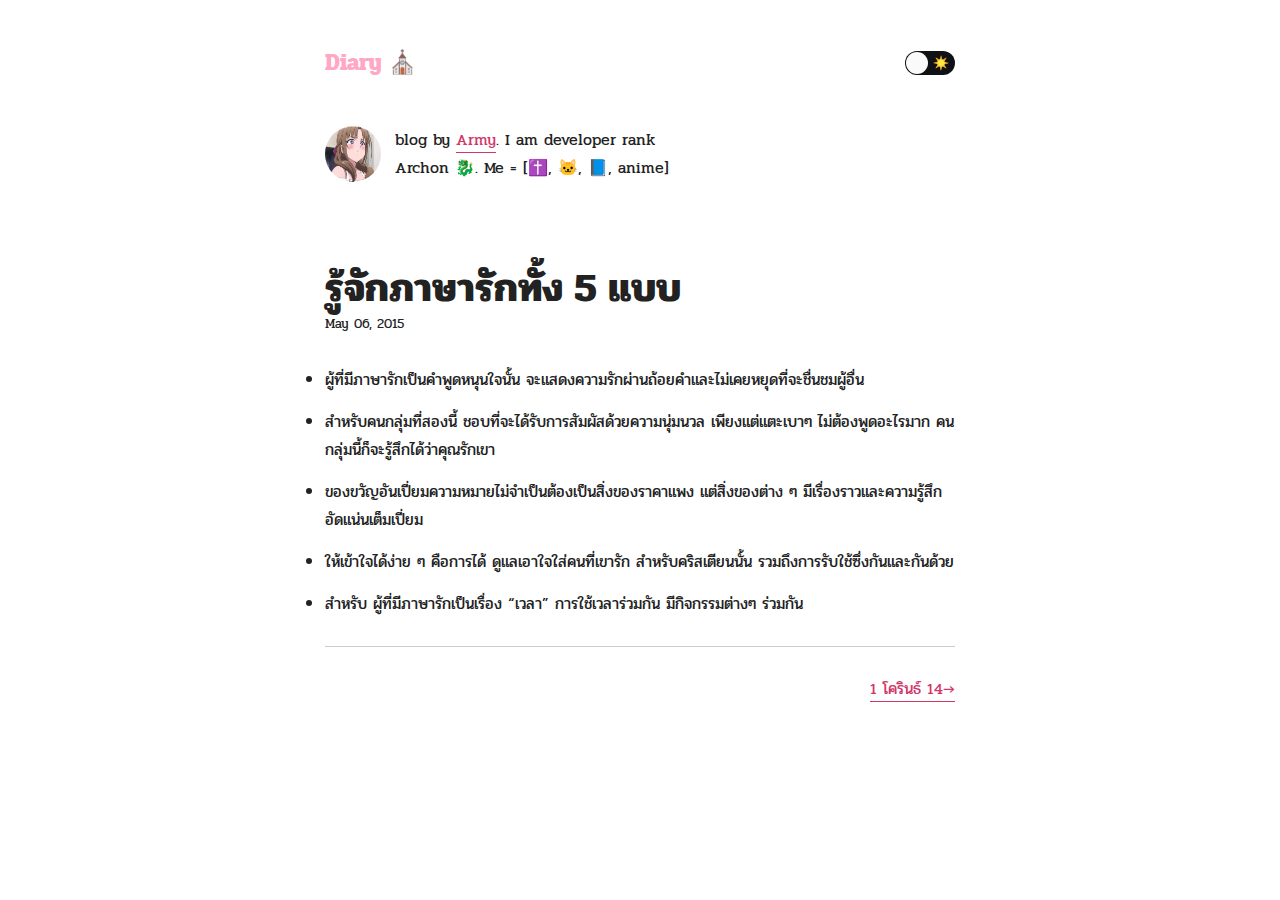
<file: live-bible/kind-of-love/index.html>
<!DOCTYPE html><html lang="en"><head><meta charSet="utf-8"/><meta http-equiv="x-ua-compatible" content="ie=edge"/><meta name="viewport" content="width=device-width, initial-scale=1, shrink-to-fit=no"/><link href="https://fonts.googleapis.com/css?family=Pridi&amp;display=swap" rel="stylesheet"/><style id="typography.js">html{font-family:sans-serif;-ms-text-size-adjust:100%;-webkit-text-size-adjust:100%}body{margin:0}article,aside,details,figcaption,figure,footer,header,main,menu,nav,section,summary{display:block}audio,canvas,progress,video{display:inline-block}audio:not([controls]){display:none;height:0}progress{vertical-align:baseline}[hidden],template{display:none}a{background-color:transparent;-webkit-text-decoration-skip:objects}a:active,a:hover{outline-width:0}abbr[title]{border-bottom:none;text-decoration:underline;text-decoration:underline dotted}b,strong{font-weight:inherit;font-weight:bolder}dfn{font-style:italic}h1{font-size:2em;margin:.67em 0}mark{background-color:#ff0;color:#000}small{font-size:80%}sub,sup{font-size:75%;line-height:0;position:relative;vertical-align:baseline}sub{bottom:-.25em}sup{top:-.5em}img{border-style:none}svg:not(:root){overflow:hidden}code,kbd,pre,samp{font-family:monospace,monospace;font-size:1em}figure{margin:1em 40px}hr{box-sizing:content-box;height:0;overflow:visible}button,input,optgroup,select,textarea{font:inherit;margin:0}optgroup{font-weight:700}button,input{overflow:visible}button,select{text-transform:none}[type=reset],[type=submit],button,html [type=button]{-webkit-appearance:button}[type=button]::-moz-focus-inner,[type=reset]::-moz-focus-inner,[type=submit]::-moz-focus-inner,button::-moz-focus-inner{border-style:none;padding:0}[type=button]:-moz-focusring,[type=reset]:-moz-focusring,[type=submit]:-moz-focusring,button:-moz-focusring{outline:1px dotted ButtonText}fieldset{border:1px solid silver;margin:0 2px;padding:.35em .625em .75em}legend{box-sizing:border-box;color:inherit;display:table;max-width:100%;padding:0;white-space:normal}textarea{overflow:auto}[type=checkbox],[type=radio]{box-sizing:border-box;padding:0}[type=number]::-webkit-inner-spin-button,[type=number]::-webkit-outer-spin-button{height:auto}[type=search]{-webkit-appearance:textfield;outline-offset:-2px}[type=search]::-webkit-search-cancel-button,[type=search]::-webkit-search-decoration{-webkit-appearance:none}::-webkit-input-placeholder{color:inherit;opacity:.54}::-webkit-file-upload-button{-webkit-appearance:button;font:inherit}html{font:100%/1.75 'Merriweather','Georgia',serif;box-sizing:border-box;overflow-y:scroll;}*{box-sizing:inherit;}*:before{box-sizing:inherit;}*:after{box-sizing:inherit;}body{color:hsla(0,0%,0%,0.9);font-family:'Merriweather','Georgia',serif;font-weight:400;word-wrap:break-word;font-kerning:normal;-moz-font-feature-settings:"kern", "liga", "clig", "calt";-ms-font-feature-settings:"kern", "liga", "clig", "calt";-webkit-font-feature-settings:"kern", "liga", "clig", "calt";font-feature-settings:"kern", "liga", "clig", "calt";}img{max-width:100%;margin-left:0;margin-right:0;margin-top:0;padding-bottom:0;padding-left:0;padding-right:0;padding-top:0;margin-bottom:1.75rem;}h1{margin-left:0;margin-right:0;margin-top:0;padding-bottom:0;padding-left:0;padding-right:0;padding-top:0;margin-bottom:1.75rem;color:inherit;font-family:Montserrat,sans-serif;font-weight:900;text-rendering:optimizeLegibility;font-size:2.5rem;line-height:1.1;}h2{margin-left:0;margin-right:0;margin-top:0;padding-bottom:0;padding-left:0;padding-right:0;padding-top:0;margin-bottom:1.75rem;color:inherit;font-family:'Merriweather','Georgia',serif;font-weight:900;text-rendering:optimizeLegibility;font-size:1.73286rem;line-height:1.1;}h3{margin-left:0;margin-right:0;margin-top:0;padding-bottom:0;padding-left:0;padding-right:0;padding-top:0;margin-bottom:1.75rem;color:inherit;font-family:'Merriweather','Georgia',serif;font-weight:900;text-rendering:optimizeLegibility;font-size:1.4427rem;line-height:1.1;}h4{margin-left:0;margin-right:0;margin-top:0;padding-bottom:0;padding-left:0;padding-right:0;padding-top:0;margin-bottom:1.75rem;color:inherit;font-family:'Merriweather','Georgia',serif;font-weight:900;text-rendering:optimizeLegibility;font-size:1rem;line-height:1.1;letter-spacing:0.140625em;text-transform:uppercase;}h5{margin-left:0;margin-right:0;margin-top:0;padding-bottom:0;padding-left:0;padding-right:0;padding-top:0;margin-bottom:1.75rem;color:inherit;font-family:'Merriweather','Georgia',serif;font-weight:900;text-rendering:optimizeLegibility;font-size:0.83255rem;line-height:1.1;}h6{margin-left:0;margin-right:0;margin-top:0;padding-bottom:0;padding-left:0;padding-right:0;padding-top:0;margin-bottom:1.75rem;color:inherit;font-family:'Merriweather','Georgia',serif;font-weight:900;text-rendering:optimizeLegibility;font-size:0.75966rem;line-height:1.1;font-style:italic;}hgroup{margin-left:0;margin-right:0;margin-top:0;padding-bottom:0;padding-left:0;padding-right:0;padding-top:0;margin-bottom:1.75rem;}ul{margin-left:1.75rem;margin-right:0;margin-top:0;padding-bottom:0;padding-left:0;padding-right:0;padding-top:0;margin-bottom:1.75rem;list-style-position:outside;list-style-image:none;list-style:disc;}ol{margin-left:1.75rem;margin-right:0;margin-top:0;padding-bottom:0;padding-left:0;padding-right:0;padding-top:0;margin-bottom:1.75rem;list-style-position:outside;list-style-image:none;}dl{margin-left:0;margin-right:0;margin-top:0;padding-bottom:0;padding-left:0;padding-right:0;padding-top:0;margin-bottom:1.75rem;}dd{margin-left:0;margin-right:0;margin-top:0;padding-bottom:0;padding-left:0;padding-right:0;padding-top:0;margin-bottom:1.75rem;}p{margin-left:0;margin-right:0;margin-top:0;padding-bottom:0;padding-left:0;padding-right:0;padding-top:0;margin-bottom:1.75rem;}figure{margin-left:0;margin-right:0;margin-top:0;padding-bottom:0;padding-left:0;padding-right:0;padding-top:0;margin-bottom:1.75rem;}pre{margin-left:0;margin-right:0;margin-top:0;padding-bottom:0;padding-left:0;padding-right:0;padding-top:0;margin-bottom:1.75rem;font-size:0.85rem;line-height:1.75rem;}table{margin-left:0;margin-right:0;margin-top:0;padding-bottom:0;padding-left:0;padding-right:0;padding-top:0;margin-bottom:1.75rem;font-size:1rem;line-height:1.75rem;border-collapse:collapse;width:100%;}fieldset{margin-left:0;margin-right:0;margin-top:0;padding-bottom:0;padding-left:0;padding-right:0;padding-top:0;margin-bottom:1.75rem;}blockquote{margin-left:-1.75rem;margin-right:1.75rem;margin-top:0;padding-bottom:0;padding-left:1.42188rem;padding-right:0;padding-top:0;margin-bottom:1.75rem;font-size:1.20112rem;line-height:1.75rem;color:inherit;font-style:italic;border-left:0.32813rem solid hsla(0,0%,0%,0.9);border-left-color:inherit;opacity:0.8;}form{margin-left:0;margin-right:0;margin-top:0;padding-bottom:0;padding-left:0;padding-right:0;padding-top:0;margin-bottom:1.75rem;}noscript{margin-left:0;margin-right:0;margin-top:0;padding-bottom:0;padding-left:0;padding-right:0;padding-top:0;margin-bottom:1.75rem;}iframe{margin-left:0;margin-right:0;margin-top:0;padding-bottom:0;padding-left:0;padding-right:0;padding-top:0;margin-bottom:1.75rem;}hr{margin-left:0;margin-right:0;margin-top:0;padding-bottom:0;padding-left:0;padding-right:0;padding-top:0;margin-bottom:calc(1.75rem - 1px);background:var(--hr);border:none;height:1px;}address{margin-left:0;margin-right:0;margin-top:0;padding-bottom:0;padding-left:0;padding-right:0;padding-top:0;margin-bottom:1.75rem;}b{font-weight:700;}strong{font-weight:700;}dt{font-weight:700;}th{font-weight:700;}li{margin-bottom:calc(1.75rem / 2);}ol li{padding-left:0;}ul li{padding-left:0;}li > ol{margin-left:1.75rem;margin-bottom:calc(1.75rem / 2);margin-top:calc(1.75rem / 2);}li > ul{margin-left:1.75rem;margin-bottom:calc(1.75rem / 2);margin-top:calc(1.75rem / 2);}blockquote *:last-child{margin-bottom:0;}li *:last-child{margin-bottom:0;}p *:last-child{margin-bottom:0;}li > p{margin-bottom:calc(1.75rem / 2);}code{font-size:0.85rem;line-height:1.75rem;}kbd{font-size:0.85rem;line-height:1.75rem;}samp{font-size:0.85rem;line-height:1.75rem;}abbr{border-bottom:1px dotted hsla(0,0%,0%,0.5);cursor:help;}acronym{border-bottom:1px dotted hsla(0,0%,0%,0.5);cursor:help;}abbr[title]{border-bottom:1px dotted hsla(0,0%,0%,0.5);cursor:help;text-decoration:none;}thead{text-align:left;}td,th{text-align:left;border-bottom:1px solid hsla(0,0%,0%,0.12);font-feature-settings:"tnum";-moz-font-feature-settings:"tnum";-ms-font-feature-settings:"tnum";-webkit-font-feature-settings:"tnum";padding-left:1.16667rem;padding-right:1.16667rem;padding-top:0.875rem;padding-bottom:calc(0.875rem - 1px);}th:first-child,td:first-child{padding-left:0;}th:last-child,td:last-child{padding-right:0;}blockquote > :last-child{margin-bottom:0;}blockquote cite{font-size:1rem;line-height:1.75rem;color:hsla(0,0%,0%,0.9);font-weight:400;}blockquote cite:before{content:"— ";}ul,ol{margin-left:0;}@media only screen and (max-width:480px){ul,ol{margin-left:1.75rem;}blockquote{margin-left:-1.3125rem;margin-right:0;padding-left:0.98438rem;}}h1,h2,h3,h4,h5,h6{margin-top:3.5rem;}a{box-shadow:0 1px 0 0 currentColor;color:var(--textLink);text-decoration:none;font-family:Pridi;}a:hover,a:active{box-shadow:none;}mark,ins{background:#007acc;color:white;padding:0.10938rem 0.21875rem;text-decoration:none;}a.gatsby-resp-image-link{box-shadow:none;}a.anchor{box-shadow:none;}a.anchor svg[aria-hidden="true"]{stroke:var(--textLink);}p code{font-size:1rem;}h1 code, h2 code, h3 code, h4 code, h5 code, h6 code{font-size:inherit;}li code{font-size:1rem;}blockquote.translation{font-size:1em;}</style><meta data-react-helmet="true" name="theme-color" content="#282c35"/><style type="text/css">.gatsby-resp-image-image{width:100%;height:100%;margin:0;vertical-align:middle;position:absolute;top:0;left:0;color:transparent;}</style><link rel="preconnect dns-prefetch" href="https://www.google-analytics.com"/><link rel="alternate" type="application/rss+xml" href="/rss.xml"/><link rel="shortcut icon" href="/icons/icon-48x48.png?v=008654519ce705ac7bc44303a9014606"/><link rel="manifest" href="/manifest.webmanifest"/><meta name="theme-color" content="#663399"/><link rel="apple-touch-icon" sizes="48x48" href="/icons/icon-48x48.png?v=008654519ce705ac7bc44303a9014606"/><link rel="apple-touch-icon" sizes="72x72" href="/icons/icon-72x72.png?v=008654519ce705ac7bc44303a9014606"/><link rel="apple-touch-icon" sizes="96x96" href="/icons/icon-96x96.png?v=008654519ce705ac7bc44303a9014606"/><link rel="apple-touch-icon" sizes="144x144" href="/icons/icon-144x144.png?v=008654519ce705ac7bc44303a9014606"/><link rel="apple-touch-icon" sizes="192x192" href="/icons/icon-192x192.png?v=008654519ce705ac7bc44303a9014606"/><link rel="apple-touch-icon" sizes="256x256" href="/icons/icon-256x256.png?v=008654519ce705ac7bc44303a9014606"/><link rel="apple-touch-icon" sizes="384x384" href="/icons/icon-384x384.png?v=008654519ce705ac7bc44303a9014606"/><link rel="apple-touch-icon" sizes="512x512" href="/icons/icon-512x512.png?v=008654519ce705ac7bc44303a9014606"/><title data-react-helmet="true">รู้จักภาษารักทั้ง 5 แบบ | Diary  ⛪</title><meta name="generator" content="Gatsby 2.16.1"/><meta data-react-helmet="true" name="description" content="รู้จักภาษารักทั้ง 5 แบบ"/><meta data-react-helmet="true" property="og:title" content="รู้จักภาษารักทั้ง 5 แบบ"/><meta data-react-helmet="true" property="og:description" content="รู้จักภาษารักทั้ง 5 แบบ"/><meta data-react-helmet="true" property="og:type" content="website"/><meta data-react-helmet="true" name="twitter:card" content="summary"/><meta data-react-helmet="true" name="twitter:creator" content="Army"/><meta data-react-helmet="true" name="twitter:title" content="รู้จักภาษารักทั้ง 5 แบบ"/><meta data-react-helmet="true" name="twitter:description" content="รู้จักภาษารักทั้ง 5 แบบ"/><style data-href="/styles.48d7a39d8d7fe1252339.css">@import url(https://fonts.googleapis.com/css?family=Pridi&display=swap);@font-face{font-family:Montserrat;font-style:normal;font-display:swap;font-weight:100;src:local("Montserrat Thin "),local("Montserrat-Thin"),url(/static/montserrat-latin-100-191cc9f50f3b76b9617cb383f19acb7d.woff2) format("woff2"),url(/static/montserrat-latin-100-370318464551d5f25b0f0a78f374faac.woff) format("woff")}@font-face{font-family:Montserrat;font-style:italic;font-display:swap;font-weight:100;src:local("Montserrat Thin italic"),local("Montserrat-Thinitalic"),url(/static/montserrat-latin-100italic-bdeaeb79db315697bd173a55b097dc18.woff2) format("woff2"),url(/static/montserrat-latin-100italic-ecf7d49386e8f265878e735db34a7c4b.woff) format("woff")}@font-face{font-family:Montserrat;font-style:normal;font-display:swap;font-weight:200;src:local("Montserrat Extra Light "),local("Montserrat-Extra Light"),url(/static/montserrat-latin-200-85d5ef9db7f2dc6979172a4a3b2c57cb.woff2) format("woff2"),url(/static/montserrat-latin-200-1fc98e126a3d152549240e6244d7e669.woff) format("woff")}@font-face{font-family:Montserrat;font-style:italic;font-display:swap;font-weight:200;src:local("Montserrat Extra Light italic"),local("Montserrat-Extra Lightitalic"),url(/static/montserrat-latin-200italic-49095760a498d024fe1a85a078850df9.woff2) format("woff2"),url(/static/montserrat-latin-200italic-fe46cf8b9462c820457d3bf537e4057f.woff) format("woff")}@font-face{font-family:Montserrat;font-style:normal;font-display:swap;font-weight:300;src:local("Montserrat Light "),local("Montserrat-Light"),url(/static/montserrat-latin-300-7c3daf12b706645b5d3710f863a4da04.woff2) format("woff2"),url(/static/montserrat-latin-300-8dc95fab9cf98d02ca8d76e97d3dff60.woff) format("woff")}@font-face{font-family:Montserrat;font-style:italic;font-display:swap;font-weight:300;src:local("Montserrat Light italic"),local("Montserrat-Lightitalic"),url(/static/montserrat-latin-300italic-f20b178ca2024a5eac8e42e6649db86c.woff2) format("woff2"),url(/static/montserrat-latin-300italic-3fe16939288856e8e828fa2661bf2354.woff) format("woff")}@font-face{font-family:Montserrat;font-style:normal;font-display:swap;font-weight:400;src:local("Montserrat Regular "),local("Montserrat-Regular"),url(/static/montserrat-latin-400-bc3aa95dca08f5fee5291e34959c27bc.woff2) format("woff2"),url(/static/montserrat-latin-400-8102c4838f9e3d08dad644290a9cb701.woff) format("woff")}@font-face{font-family:Montserrat;font-style:italic;font-display:swap;font-weight:400;src:local("Montserrat Regular italic"),local("Montserrat-Regularitalic"),url(/static/montserrat-latin-400italic-5cad650422a7184467af5a4d17b264c4.woff2) format("woff2"),url(/static/montserrat-latin-400italic-d191f22af3bb50902b99ac577f81a322.woff) format("woff")}@font-face{font-family:Montserrat;font-style:normal;font-display:swap;font-weight:500;src:local("Montserrat Medium "),local("Montserrat-Medium"),url(/static/montserrat-latin-500-92d16e458625f4d2c8940f6bdca0ff09.woff2) format("woff2"),url(/static/montserrat-latin-500-8b763220218ffc11c57c84ddb80e7b26.woff) format("woff")}@font-face{font-family:Montserrat;font-style:italic;font-display:swap;font-weight:500;src:local("Montserrat Medium italic"),local("Montserrat-Mediumitalic"),url(/static/montserrat-latin-500italic-47bfcca6b69d6a9acca7a8bff17193e2.woff2) format("woff2"),url(/static/montserrat-latin-500italic-72c01f753c3940c0b9cb6bf2389caddf.woff) format("woff")}@font-face{font-family:Montserrat;font-style:normal;font-display:swap;font-weight:600;src:local("Montserrat SemiBold "),local("Montserrat-SemiBold"),url(/static/montserrat-latin-600-6fb1b5623e528e27c18658fecf5ee0ee.woff2) format("woff2"),url(/static/montserrat-latin-600-7c839d15a6f54e7025ba8c0c4b333e8f.woff) format("woff")}@font-face{font-family:Montserrat;font-style:italic;font-display:swap;font-weight:600;src:local("Montserrat SemiBold italic"),local("Montserrat-SemiBolditalic"),url(/static/montserrat-latin-600italic-60789af1c9338ed1a9546722ec54b4f7.woff2) format("woff2"),url(/static/montserrat-latin-600italic-f3d4de8d0afb19e777c79032ce828e3d.woff) format("woff")}@font-face{font-family:Montserrat;font-style:normal;font-display:swap;font-weight:700;src:local("Montserrat Bold "),local("Montserrat-Bold"),url(/static/montserrat-latin-700-39d93cf678c740f9f6b2b1cfde34bee3.woff2) format("woff2"),url(/static/montserrat-latin-700-80f10bd382f0df1cd650fec59f3c9394.woff) format("woff")}@font-face{font-family:Montserrat;font-style:italic;font-display:swap;font-weight:700;src:local("Montserrat Bold italic"),local("Montserrat-Bolditalic"),url(/static/montserrat-latin-700italic-ba136d97b14e82284dd595e257f11c47.woff2) format("woff2"),url(/static/montserrat-latin-700italic-8c98142b425630821139c24bd1698700.woff) format("woff")}@font-face{font-family:Montserrat;font-style:normal;font-display:swap;font-weight:800;src:local("Montserrat ExtraBold "),local("Montserrat-ExtraBold"),url(/static/montserrat-latin-800-b7018be9ed6cd94da8b6675b3a468c3b.woff2) format("woff2"),url(/static/montserrat-latin-800-9a9befcf50d64f9d2d19d8b1d1984add.woff) format("woff")}@font-face{font-family:Montserrat;font-style:italic;font-display:swap;font-weight:800;src:local("Montserrat ExtraBold italic"),local("Montserrat-ExtraBolditalic"),url(/static/montserrat-latin-800italic-540ffdd223d1a9ad3d4e678e1a23372e.woff2) format("woff2"),url(/static/montserrat-latin-800italic-897086f99f4e1f45e6b1e9368527d0bc.woff) format("woff")}@font-face{font-family:Montserrat;font-style:normal;font-display:swap;font-weight:900;src:local("Montserrat Black "),local("Montserrat-Black"),url(/static/montserrat-latin-900-58cd789700850375b834e8b6776002eb.woff2) format("woff2"),url(/static/montserrat-latin-900-26d42c9428780e545a540bbb50c84bce.woff) format("woff")}@font-face{font-family:Montserrat;font-style:italic;font-display:swap;font-weight:900;src:local("Montserrat Black italic"),local("Montserrat-Blackitalic"),url(/static/montserrat-latin-900italic-451157bc8861fe54f523b3669a3def71.woff2) format("woff2"),url(/static/montserrat-latin-900italic-a8ec4957e1c24f5793305763ad9845b3.woff) format("woff")}@font-face{font-family:Merriweather;font-style:normal;font-display:swap;font-weight:300;src:local("Merriweather Light "),local("Merriweather-Light"),url(/static/merriweather-latin-300-b1158cfcd4aacb9d8fb61625e37af46a.woff2) format("woff2"),url(/static/merriweather-latin-300-cc7de05e166e90320d7d896e0f72a19d.woff) format("woff")}@font-face{font-family:Merriweather;font-style:italic;font-display:swap;font-weight:300;src:local("Merriweather Light italic"),local("Merriweather-Lightitalic"),url(/static/merriweather-latin-300italic-8fe52a48089d6ebe46db0b8e7cc66263.woff2) format("woff2"),url(/static/merriweather-latin-300italic-e1331f5397c2a673f9d3765138debdb5.woff) format("woff")}@font-face{font-family:Merriweather;font-style:normal;font-display:swap;font-weight:400;src:local("Merriweather Regular "),local("Merriweather-Regular"),url(/static/merriweather-latin-400-8276fdb72ae8f4714d4e6eba704cc39f.woff2) format("woff2"),url(/static/merriweather-latin-400-69f09800f4f6479d06e44eba837df872.woff) format("woff")}@font-face{font-family:Merriweather;font-style:italic;font-display:swap;font-weight:400;src:local("Merriweather Regular italic"),local("Merriweather-Regularitalic"),url(/static/merriweather-latin-400italic-3a9be9ea9f7aa4af6de7307df21d9fc0.woff2) format("woff2"),url(/static/merriweather-latin-400italic-d76079ed7541a433a54f79316de086e9.woff) format("woff")}@font-face{font-family:Merriweather;font-style:normal;font-display:swap;font-weight:700;src:local("Merriweather Bold "),local("Merriweather-Bold"),url(/static/merriweather-latin-700-fa534be7ffa380e39a7f6e03bf9a5e03.woff2) format("woff2"),url(/static/merriweather-latin-700-ba56ea84b8084b7ff9677f50d3cd81bd.woff) format("woff")}@font-face{font-family:Merriweather;font-style:italic;font-display:swap;font-weight:700;src:local("Merriweather Bold italic"),local("Merriweather-Bolditalic"),url(/static/merriweather-latin-700italic-1ef5edaaa20ae53ea50399884c5e48c6.woff2) format("woff2"),url(/static/merriweather-latin-700italic-534bc9e7ce93c73d73426e46acd78092.woff) format("woff")}@font-face{font-family:Merriweather;font-style:normal;font-display:swap;font-weight:900;src:local("Merriweather Black "),local("Merriweather-Black"),url(/static/merriweather-latin-900-7528fb70e8a4a82c7305e72ff43ac25f.woff2) format("woff2"),url(/static/merriweather-latin-900-3799b6e2f5ed3fcccf9d7a708d7419fa.woff) format("woff")}@font-face{font-family:Merriweather;font-style:italic;font-display:swap;font-weight:900;src:local("Merriweather Black italic"),local("Merriweather-Blackitalic"),url(/static/merriweather-latin-900italic-e1b4d2aaa78e12ad84aaf8a56321e4c2.woff2) format("woff2"),url(/static/merriweather-latin-900italic-2ae22f731b3424e8dbb4b37f7ca6e708.woff) format("woff")}body{--pink:#ffa7c4;background-color:var(--bg);font-family:Pridi,sans-serif}body.light{--bg:#fff;--header:var(--pink);--textNormal:#222;--textTitle:#222;--textLink:#d23669;--hr:rgba(0,0,0,0.2);--inlineCode-bg:rgba(255,229,100,0.2);--inlineCode-text:#1a1a1a}body.dark{-webkit-font-smoothing:antialiased;--bg:#282c35;--header:#fff;--textNormal:hsla(0,0%,100%,0.88);--textTitle:#fff;--textLink:var(--pink);--hr:hsla(0,0%,100%,0.2);--inlineCode-bg:#373c49;--inlineCode-text:#e6e6e6}body:lang(ar) article,body:lang(fa) article{direction:rtl}body:lang(ar) .language-text,body:lang(ar) article .translations,body:lang(ar) article pre,body:lang(fa) .language-text,body:lang(fa) article .translations,body:lang(fa) article pre{direction:ltr}body:lang(ar) .language-text,body:lang(fa) .language-text{display:inline-block}body:lang(ar) blockquote,body:lang(fa) blockquote{border-left:unset;border-right:.32813rem solid rgba(0,0,0,.9);padding-right:1.42188rem;padding-left:unset;margin-left:.75rem;margin-right:-1.75rem}body:lang(fa) article,body:lang(fa) header>h1{font-family:Vazir}body:lang(ar) article,body:lang(ar) header>h1{font-family:Cairo,sans-serif}body:lang(ko) article,body:lang(ko) header{word-break:keep-all}code[class*=language-],pre[class*=language-]{color:#fff;background:none;font-family:Consolas,Menlo,Monaco,source-code-pro,Courier New,monospace;font-feature-settings:normal;text-align:left;white-space:pre;word-spacing:normal;word-break:normal;word-wrap:normal;line-height:1.5;margin-bottom:0;-moz-tab-size:4;-o-tab-size:4;tab-size:4;-webkit-hyphens:none;-ms-hyphens:none;hyphens:none}pre[class*=language-]{overflow:auto;padding:1.3125rem}pre[class*=language-]::-moz-selection{background:#27292a}pre[class*=language-]::selection{background:#27292a}pre[class*=language-]::-moz-selection,pre[class*=language-] ::-moz-selection{text-shadow:none;background:hsla(0,0%,100%,.15)}pre[class*=language-]::selection,pre[class*=language-] ::selection{text-shadow:none;background:hsla(0,0%,100%,.15)}:not(pre)>code[class*=language-]{border-radius:.3em;background:var(--inlineCode-bg);color:var(--inlineCode-text);padding:.15em .2em .05em;white-space:normal}.token.attr-name{color:#addb67;font-style:italic}.token.comment{color:#809393}.token.string,.token.url{color:#addb67}.token.variable{color:#d6deeb}.token.number{color:#f78c6c}.token.builtin,.token.char,.token.constant,.token.function{color:#82aaff}.token.punctuation{color:#c792ea}.token.doctype,.token.selector{color:#c792ea;font-style:"italic"}.token.class-name{color:#ffcb8b}.token.keyword,.token.operator,.token.tag{color:#ffa7c4}.token.boolean{color:#ff5874}.token.property{color:#80cbc4}.token.namespace{color:#b2ccd6}pre[data-line]{padding:1em 0 1em 3em;position:relative}.gatsby-highlight-code-line{background-color:#022a4b;display:block;padding-right:1em;padding-left:1.25em;border-left:.25em solid #ffa7c4}.gatsby-highlight,.gatsby-highlight-code-line{margin-right:-1.3125rem;margin-left:-1.3125rem}.gatsby-highlight{margin-bottom:1.75rem;border-radius:10px;background:#011627;-webkit-overflow-scrolling:touch;overflow:auto}@media (max-width:672px){.gatsby-highlight{border-radius:0}}.gatsby-highlight pre[class*=language-]{float:left;min-width:100%}.react-toggle{touch-action:pan-x;display:inline-block;position:relative;cursor:pointer;background-color:transparent;border:0;padding:0;-webkit-touch-callout:none;-webkit-user-select:none;-moz-user-select:none;-ms-user-select:none;user-select:none;-webkit-tap-highlight-color:rgba(0,0,0,0);-webkit-tap-highlight-color:transparent}.react-toggle-screenreader-only{border:0;clip:rect(0 0 0 0);height:1px;margin:-1px;overflow:hidden;padding:0;position:absolute;width:1px}.react-toggle-track{width:50px;height:24px;padding:0;border-radius:30px;background-color:#0f1114;-webkit-transition:all .2s ease;transition:all .2s ease}.react-toggle-track-check{position:absolute;width:17px;height:17px;left:5px;top:0;bottom:0;margin-top:auto;margin-bottom:auto;line-height:0;opacity:0;-webkit-transition:opacity .25s ease;transition:opacity .25s ease}.react-toggle--checked .react-toggle-track-check,.react-toggle-track-x{opacity:1;-webkit-transition:opacity .25s ease;transition:opacity .25s ease}.react-toggle-track-x{position:absolute;width:17px;height:17px;right:5px;top:0;bottom:0;margin-top:auto;margin-bottom:auto;line-height:0}.react-toggle--checked .react-toggle-track-x{opacity:0}.react-toggle-thumb{position:absolute;top:1px;left:1px;width:22px;height:22px;border-radius:50%;background-color:#fafafa;box-sizing:border-box;-webkit-transition:all .5s cubic-bezier(.23,1,.32,1) 0ms;transition:all .5s cubic-bezier(.23,1,.32,1) 0ms;-webkit-transform:translateX(0);transform:translateX(0)}.react-toggle--checked .react-toggle-thumb{-webkit-transform:translateX(26px);transform:translateX(26px);border-color:#19ab27}.react-toggle--focus .react-toggle-thumb{box-shadow:0 0 2px 3px #ffa7c4}.react-toggle:active .react-toggle-thumb{box-shadow:0 0 5px 5px #ffa7c4}</style><link as="script" rel="preload" href="/app-a71f193bae058c5f4f89.js"/><link as="script" rel="preload" href="/component---src-templates-blog-post-js-115eda0789f70a64ef47.js"/><link as="script" rel="preload" href="/styles-23e58866deab12e1d54d.js"/><link as="script" rel="preload" href="/commons-39331a053fe37ffd9ffc.js"/><link as="script" rel="preload" href="/webpack-runtime-ce7f82db5f8368f0081a.js"/><link as="fetch" rel="preload" href="/page-data\live-bible\kind-of-love\page-data.json" crossorigin="anonymous"/></head><body class="light"><script>
              (function() {
                window.__onThemeChange = function() {};
                function setTheme(newTheme) {
                  window.__theme = newTheme;
                  preferredTheme = newTheme;
                  document.body.className = newTheme;
                  window.__onThemeChange(newTheme);
                }
                var preferredTheme;
                try {
                  preferredTheme = localStorage.getItem('theme');
                } catch (err) { }
                window.__setPreferredTheme = function(newTheme) {
                  setTheme(newTheme);
                  try {
                    localStorage.setItem('theme', newTheme);
                  } catch (err) {}
                }
                var darkQuery = window.matchMedia('(prefers-color-scheme: dark)');
                darkQuery.addListener(function(e) {
                  window.__setPreferredTheme(e.matches ? 'dark' : 'light')
                });
                setTheme(preferredTheme || (darkQuery.matches ? 'dark' : 'light'));
              })();
            </script><div id="___gatsby"><div style="outline:none" tabindex="-1" role="group" id="gatsby-focus-wrapper"><div style="color:var(--textNormal);background:var(--bg);transition:color 0.2s ease-out, background 0.2s ease-out;min-height:100vh"><div style="margin-left:auto;margin-right:auto;max-width:42rem;padding:2.625rem 1.3125rem"><header style="display:flex;justify-content:space-between;align-items:center;margin-bottom:2.625rem"><h3 style="font-family:Pridi, sans-serif;margin-top:0;margin-bottom:0;height:42px;line-height:2.625rem"><a style="box-shadow:none;text-decoration:none;color:rgb(255, 167, 196)" href="/">Diary  ⛪</a></h3><div style="height:24px"></div></header><div style="display:flex;margin-bottom:3.5rem"><img src="/static/profile-pic-7a684c63de94fd92d13f8fd0815c6fe1.jpg" alt="Army" style="margin-right:0.875rem;margin-bottom:0;width:3.5rem;height:3.5rem;border-radius:50%"/><p style="max-width:310px">blog by<!-- --> <a href="https://www.facebook.com/codegeassmasterzeronebreakout">Army</a>.<!-- --> <!-- -->I am developer rank Archon 🐉.  Me = [✝️,  🐱,  📘, anime]</p></div><h1 style="margin-top:1.75rem;margin-bottom:0;font-family:Pridi">รู้จักภาษารักทั้ง 5 แบบ</h1><p style="font-size:0.83255rem;line-height:1.75rem;display:block;margin-bottom:1.75rem">May 06, 2015</p><div><ul>
<li>ผู้ที่มีภาษารักเป็นคำพูดหนุนใจนั้น จะแสดงความรักผ่านถ้อยคำและไม่เคยหยุดที่จะชื่นชมผู้อื่น</li>
<li>สำหรับคนกลุ่มที่สองนี้ ชอบที่จะได้รับการสัมผัสด้วยความนุ่มนวล เพียงแต่แตะเบาๆ ไม่ต้องพูดอะไรมาก คนกลุ่มนี้ก็จะรู้สึกได้ว่าคุณรักเขา</li>
<li>ของขวัญอันเปี่ยมความหมายไม่จำเป็นต้องเป็นสิ่งของราคาแพง แต่สิ่งของต่าง ๆ มีเรื่องราวและความรู้สึกอัดแน่นเต็มเปี่ยม </li>
<li>ให้เข้าใจได้ง่าย ๆ คือการได้ ดูแลเอาใจใส่คนที่เขารัก สำหรับคริสเตียนนั้น รวมถึงการรับใช้ซึ่งกันและกันด้วย</li>
<li>สำหรับ ผู้ที่มีภาษารักเป็นเรื่อง  “เวลา” การใช้เวลาร่วมกัน มีกิจกรรมต่างๆ ร่วมกัน</li>
</ul></div><hr style="margin-bottom:1.75rem"/><ul style="display:flex;flex-wrap:wrap;justify-content:space-between;list-style:none;padding:0"><li></li><li><a rel="next" href="/live-bible/day1/">1 โครินธ์ 14<!-- -->→</a></li></ul></div></div></div></div><script>
  
  
  if(true) {
    (function(i,s,o,g,r,a,m){i['GoogleAnalyticsObject']=r;i[r]=i[r]||function(){
    (i[r].q=i[r].q||[]).push(arguments)},i[r].l=1*new Date();a=s.createElement(o),
    m=s.getElementsByTagName(o)[0];a.async=1;a.src=g;m.parentNode.insertBefore(a,m)
    })(window,document,'script','https://www.google-analytics.com/analytics.js','ga');
  }
  if (typeof ga === "function") {
    ga('create', 'undefined', 'auto', {});
      
      
      
      
      
      }</script><script id="gatsby-script-loader">/*<![CDATA[*/window.pagePath="/live-bible/kind-of-love/";window.webpackCompilationHash="90ada146403cc79af353";/*]]>*/</script><script id="gatsby-chunk-mapping">/*<![CDATA[*/window.___chunkMapping={"app":["/app-a71f193bae058c5f4f89.js"],"component---node-modules-gatsby-plugin-offline-app-shell-js":["/component---node-modules-gatsby-plugin-offline-app-shell-js-08563098e161ef560594.js"],"component---src-templates-blog-post-js":["/component---src-templates-blog-post-js-115eda0789f70a64ef47.js"],"component---src-pages-404-js":["/component---src-pages-404-js-5ae8702c598713817692.js"],"component---src-pages-index-js":["/component---src-pages-index-js-43bd82db77412e02d946.js"]};/*]]>*/</script><script src="/webpack-runtime-ce7f82db5f8368f0081a.js" async=""></script><script src="/commons-39331a053fe37ffd9ffc.js" async=""></script><script src="/styles-23e58866deab12e1d54d.js" async=""></script><script src="/component---src-templates-blog-post-js-115eda0789f70a64ef47.js" async=""></script><script src="/app-a71f193bae058c5f4f89.js" async=""></script></body></html>
</file>
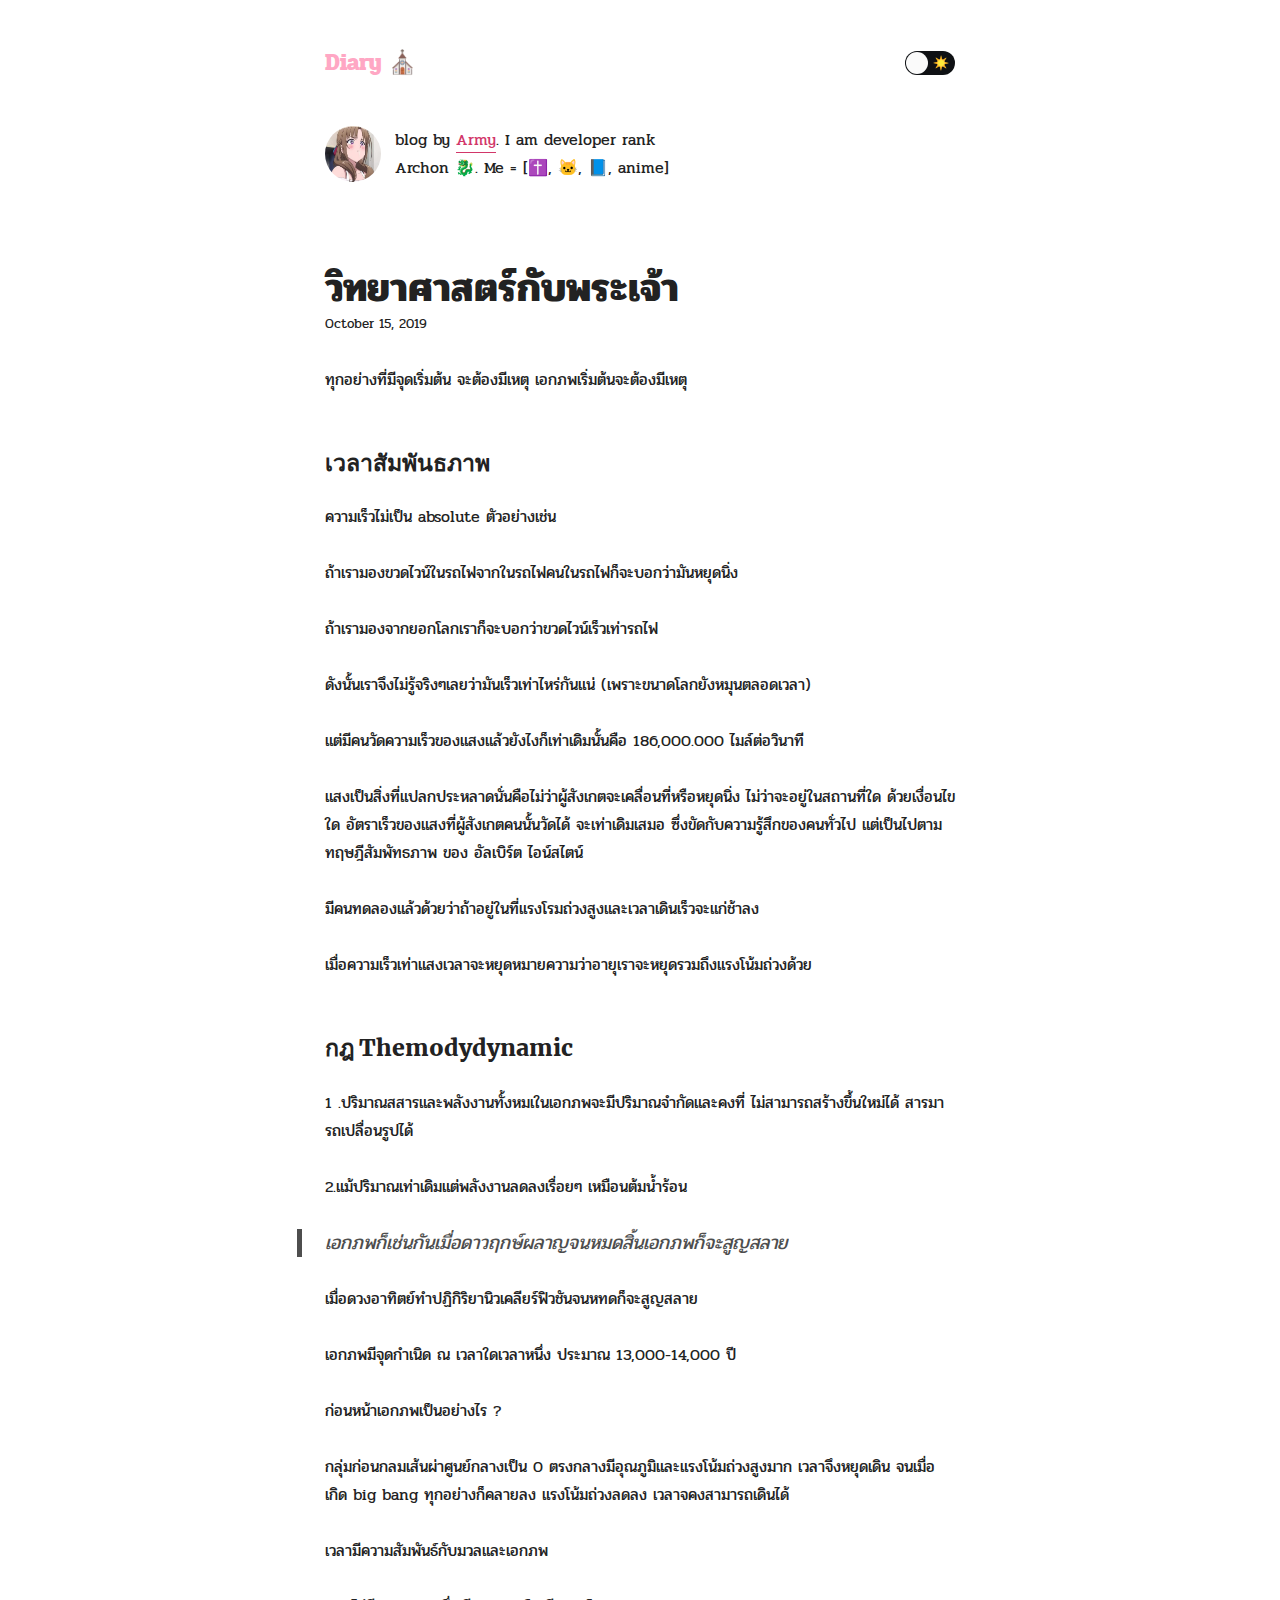
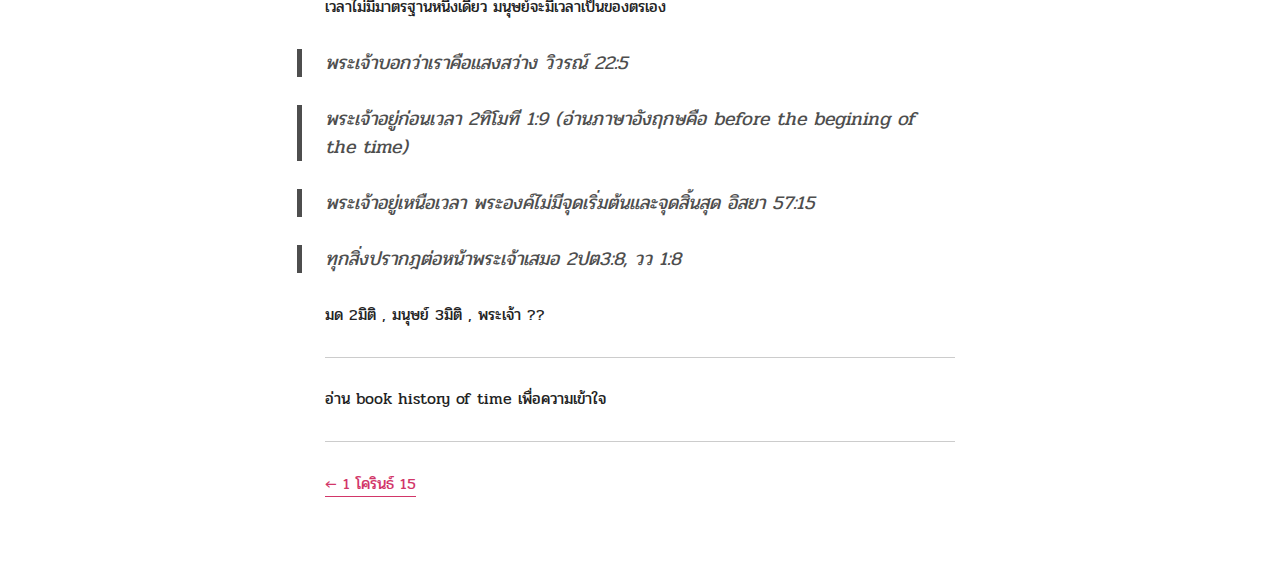
<file: live-bible/science-god/index.html>
<!DOCTYPE html><html lang="en"><head><meta charSet="utf-8"/><meta http-equiv="x-ua-compatible" content="ie=edge"/><meta name="viewport" content="width=device-width, initial-scale=1, shrink-to-fit=no"/><link href="https://fonts.googleapis.com/css?family=Pridi&amp;display=swap" rel="stylesheet"/><style id="typography.js">html{font-family:sans-serif;-ms-text-size-adjust:100%;-webkit-text-size-adjust:100%}body{margin:0}article,aside,details,figcaption,figure,footer,header,main,menu,nav,section,summary{display:block}audio,canvas,progress,video{display:inline-block}audio:not([controls]){display:none;height:0}progress{vertical-align:baseline}[hidden],template{display:none}a{background-color:transparent;-webkit-text-decoration-skip:objects}a:active,a:hover{outline-width:0}abbr[title]{border-bottom:none;text-decoration:underline;text-decoration:underline dotted}b,strong{font-weight:inherit;font-weight:bolder}dfn{font-style:italic}h1{font-size:2em;margin:.67em 0}mark{background-color:#ff0;color:#000}small{font-size:80%}sub,sup{font-size:75%;line-height:0;position:relative;vertical-align:baseline}sub{bottom:-.25em}sup{top:-.5em}img{border-style:none}svg:not(:root){overflow:hidden}code,kbd,pre,samp{font-family:monospace,monospace;font-size:1em}figure{margin:1em 40px}hr{box-sizing:content-box;height:0;overflow:visible}button,input,optgroup,select,textarea{font:inherit;margin:0}optgroup{font-weight:700}button,input{overflow:visible}button,select{text-transform:none}[type=reset],[type=submit],button,html [type=button]{-webkit-appearance:button}[type=button]::-moz-focus-inner,[type=reset]::-moz-focus-inner,[type=submit]::-moz-focus-inner,button::-moz-focus-inner{border-style:none;padding:0}[type=button]:-moz-focusring,[type=reset]:-moz-focusring,[type=submit]:-moz-focusring,button:-moz-focusring{outline:1px dotted ButtonText}fieldset{border:1px solid silver;margin:0 2px;padding:.35em .625em .75em}legend{box-sizing:border-box;color:inherit;display:table;max-width:100%;padding:0;white-space:normal}textarea{overflow:auto}[type=checkbox],[type=radio]{box-sizing:border-box;padding:0}[type=number]::-webkit-inner-spin-button,[type=number]::-webkit-outer-spin-button{height:auto}[type=search]{-webkit-appearance:textfield;outline-offset:-2px}[type=search]::-webkit-search-cancel-button,[type=search]::-webkit-search-decoration{-webkit-appearance:none}::-webkit-input-placeholder{color:inherit;opacity:.54}::-webkit-file-upload-button{-webkit-appearance:button;font:inherit}html{font:100%/1.75 'Merriweather','Georgia',serif;box-sizing:border-box;overflow-y:scroll;}*{box-sizing:inherit;}*:before{box-sizing:inherit;}*:after{box-sizing:inherit;}body{color:hsla(0,0%,0%,0.9);font-family:'Merriweather','Georgia',serif;font-weight:400;word-wrap:break-word;font-kerning:normal;-moz-font-feature-settings:"kern", "liga", "clig", "calt";-ms-font-feature-settings:"kern", "liga", "clig", "calt";-webkit-font-feature-settings:"kern", "liga", "clig", "calt";font-feature-settings:"kern", "liga", "clig", "calt";}img{max-width:100%;margin-left:0;margin-right:0;margin-top:0;padding-bottom:0;padding-left:0;padding-right:0;padding-top:0;margin-bottom:1.75rem;}h1{margin-left:0;margin-right:0;margin-top:0;padding-bottom:0;padding-left:0;padding-right:0;padding-top:0;margin-bottom:1.75rem;color:inherit;font-family:Montserrat,sans-serif;font-weight:900;text-rendering:optimizeLegibility;font-size:2.5rem;line-height:1.1;}h2{margin-left:0;margin-right:0;margin-top:0;padding-bottom:0;padding-left:0;padding-right:0;padding-top:0;margin-bottom:1.75rem;color:inherit;font-family:'Merriweather','Georgia',serif;font-weight:900;text-rendering:optimizeLegibility;font-size:1.73286rem;line-height:1.1;}h3{margin-left:0;margin-right:0;margin-top:0;padding-bottom:0;padding-left:0;padding-right:0;padding-top:0;margin-bottom:1.75rem;color:inherit;font-family:'Merriweather','Georgia',serif;font-weight:900;text-rendering:optimizeLegibility;font-size:1.4427rem;line-height:1.1;}h4{margin-left:0;margin-right:0;margin-top:0;padding-bottom:0;padding-left:0;padding-right:0;padding-top:0;margin-bottom:1.75rem;color:inherit;font-family:'Merriweather','Georgia',serif;font-weight:900;text-rendering:optimizeLegibility;font-size:1rem;line-height:1.1;letter-spacing:0.140625em;text-transform:uppercase;}h5{margin-left:0;margin-right:0;margin-top:0;padding-bottom:0;padding-left:0;padding-right:0;padding-top:0;margin-bottom:1.75rem;color:inherit;font-family:'Merriweather','Georgia',serif;font-weight:900;text-rendering:optimizeLegibility;font-size:0.83255rem;line-height:1.1;}h6{margin-left:0;margin-right:0;margin-top:0;padding-bottom:0;padding-left:0;padding-right:0;padding-top:0;margin-bottom:1.75rem;color:inherit;font-family:'Merriweather','Georgia',serif;font-weight:900;text-rendering:optimizeLegibility;font-size:0.75966rem;line-height:1.1;font-style:italic;}hgroup{margin-left:0;margin-right:0;margin-top:0;padding-bottom:0;padding-left:0;padding-right:0;padding-top:0;margin-bottom:1.75rem;}ul{margin-left:1.75rem;margin-right:0;margin-top:0;padding-bottom:0;padding-left:0;padding-right:0;padding-top:0;margin-bottom:1.75rem;list-style-position:outside;list-style-image:none;list-style:disc;}ol{margin-left:1.75rem;margin-right:0;margin-top:0;padding-bottom:0;padding-left:0;padding-right:0;padding-top:0;margin-bottom:1.75rem;list-style-position:outside;list-style-image:none;}dl{margin-left:0;margin-right:0;margin-top:0;padding-bottom:0;padding-left:0;padding-right:0;padding-top:0;margin-bottom:1.75rem;}dd{margin-left:0;margin-right:0;margin-top:0;padding-bottom:0;padding-left:0;padding-right:0;padding-top:0;margin-bottom:1.75rem;}p{margin-left:0;margin-right:0;margin-top:0;padding-bottom:0;padding-left:0;padding-right:0;padding-top:0;margin-bottom:1.75rem;}figure{margin-left:0;margin-right:0;margin-top:0;padding-bottom:0;padding-left:0;padding-right:0;padding-top:0;margin-bottom:1.75rem;}pre{margin-left:0;margin-right:0;margin-top:0;padding-bottom:0;padding-left:0;padding-right:0;padding-top:0;margin-bottom:1.75rem;font-size:0.85rem;line-height:1.75rem;}table{margin-left:0;margin-right:0;margin-top:0;padding-bottom:0;padding-left:0;padding-right:0;padding-top:0;margin-bottom:1.75rem;font-size:1rem;line-height:1.75rem;border-collapse:collapse;width:100%;}fieldset{margin-left:0;margin-right:0;margin-top:0;padding-bottom:0;padding-left:0;padding-right:0;padding-top:0;margin-bottom:1.75rem;}blockquote{margin-left:-1.75rem;margin-right:1.75rem;margin-top:0;padding-bottom:0;padding-left:1.42188rem;padding-right:0;padding-top:0;margin-bottom:1.75rem;font-size:1.20112rem;line-height:1.75rem;color:inherit;font-style:italic;border-left:0.32813rem solid hsla(0,0%,0%,0.9);border-left-color:inherit;opacity:0.8;}form{margin-left:0;margin-right:0;margin-top:0;padding-bottom:0;padding-left:0;padding-right:0;padding-top:0;margin-bottom:1.75rem;}noscript{margin-left:0;margin-right:0;margin-top:0;padding-bottom:0;padding-left:0;padding-right:0;padding-top:0;margin-bottom:1.75rem;}iframe{margin-left:0;margin-right:0;margin-top:0;padding-bottom:0;padding-left:0;padding-right:0;padding-top:0;margin-bottom:1.75rem;}hr{margin-left:0;margin-right:0;margin-top:0;padding-bottom:0;padding-left:0;padding-right:0;padding-top:0;margin-bottom:calc(1.75rem - 1px);background:var(--hr);border:none;height:1px;}address{margin-left:0;margin-right:0;margin-top:0;padding-bottom:0;padding-left:0;padding-right:0;padding-top:0;margin-bottom:1.75rem;}b{font-weight:700;}strong{font-weight:700;}dt{font-weight:700;}th{font-weight:700;}li{margin-bottom:calc(1.75rem / 2);}ol li{padding-left:0;}ul li{padding-left:0;}li > ol{margin-left:1.75rem;margin-bottom:calc(1.75rem / 2);margin-top:calc(1.75rem / 2);}li > ul{margin-left:1.75rem;margin-bottom:calc(1.75rem / 2);margin-top:calc(1.75rem / 2);}blockquote *:last-child{margin-bottom:0;}li *:last-child{margin-bottom:0;}p *:last-child{margin-bottom:0;}li > p{margin-bottom:calc(1.75rem / 2);}code{font-size:0.85rem;line-height:1.75rem;}kbd{font-size:0.85rem;line-height:1.75rem;}samp{font-size:0.85rem;line-height:1.75rem;}abbr{border-bottom:1px dotted hsla(0,0%,0%,0.5);cursor:help;}acronym{border-bottom:1px dotted hsla(0,0%,0%,0.5);cursor:help;}abbr[title]{border-bottom:1px dotted hsla(0,0%,0%,0.5);cursor:help;text-decoration:none;}thead{text-align:left;}td,th{text-align:left;border-bottom:1px solid hsla(0,0%,0%,0.12);font-feature-settings:"tnum";-moz-font-feature-settings:"tnum";-ms-font-feature-settings:"tnum";-webkit-font-feature-settings:"tnum";padding-left:1.16667rem;padding-right:1.16667rem;padding-top:0.875rem;padding-bottom:calc(0.875rem - 1px);}th:first-child,td:first-child{padding-left:0;}th:last-child,td:last-child{padding-right:0;}blockquote > :last-child{margin-bottom:0;}blockquote cite{font-size:1rem;line-height:1.75rem;color:hsla(0,0%,0%,0.9);font-weight:400;}blockquote cite:before{content:"— ";}ul,ol{margin-left:0;}@media only screen and (max-width:480px){ul,ol{margin-left:1.75rem;}blockquote{margin-left:-1.3125rem;margin-right:0;padding-left:0.98438rem;}}h1,h2,h3,h4,h5,h6{margin-top:3.5rem;}a{box-shadow:0 1px 0 0 currentColor;color:var(--textLink);text-decoration:none;font-family:Pridi;}a:hover,a:active{box-shadow:none;}mark,ins{background:#007acc;color:white;padding:0.10938rem 0.21875rem;text-decoration:none;}a.gatsby-resp-image-link{box-shadow:none;}a.anchor{box-shadow:none;}a.anchor svg[aria-hidden="true"]{stroke:var(--textLink);}p code{font-size:1rem;}h1 code, h2 code, h3 code, h4 code, h5 code, h6 code{font-size:inherit;}li code{font-size:1rem;}blockquote.translation{font-size:1em;}</style><meta data-react-helmet="true" name="theme-color" content="#282c35"/><style type="text/css">.gatsby-resp-image-image{width:100%;height:100%;margin:0;vertical-align:middle;position:absolute;top:0;left:0;color:transparent;}</style><link rel="preconnect dns-prefetch" href="https://www.google-analytics.com"/><link rel="alternate" type="application/rss+xml" href="/rss.xml"/><link rel="shortcut icon" href="/icons/icon-48x48.png?v=008654519ce705ac7bc44303a9014606"/><link rel="manifest" href="/manifest.webmanifest"/><meta name="theme-color" content="#663399"/><link rel="apple-touch-icon" sizes="48x48" href="/icons/icon-48x48.png?v=008654519ce705ac7bc44303a9014606"/><link rel="apple-touch-icon" sizes="72x72" href="/icons/icon-72x72.png?v=008654519ce705ac7bc44303a9014606"/><link rel="apple-touch-icon" sizes="96x96" href="/icons/icon-96x96.png?v=008654519ce705ac7bc44303a9014606"/><link rel="apple-touch-icon" sizes="144x144" href="/icons/icon-144x144.png?v=008654519ce705ac7bc44303a9014606"/><link rel="apple-touch-icon" sizes="192x192" href="/icons/icon-192x192.png?v=008654519ce705ac7bc44303a9014606"/><link rel="apple-touch-icon" sizes="256x256" href="/icons/icon-256x256.png?v=008654519ce705ac7bc44303a9014606"/><link rel="apple-touch-icon" sizes="384x384" href="/icons/icon-384x384.png?v=008654519ce705ac7bc44303a9014606"/><link rel="apple-touch-icon" sizes="512x512" href="/icons/icon-512x512.png?v=008654519ce705ac7bc44303a9014606"/><title data-react-helmet="true">วิทยาศาสตร์กับพระเจ้า | Diary  ⛪</title><meta name="generator" content="Gatsby 2.16.1"/><meta data-react-helmet="true" name="description" content="วิทยาศาสตร์กับพระเจ้า"/><meta data-react-helmet="true" property="og:title" content="วิทยาศาสตร์กับพระเจ้า"/><meta data-react-helmet="true" property="og:description" content="วิทยาศาสตร์กับพระเจ้า"/><meta data-react-helmet="true" property="og:type" content="website"/><meta data-react-helmet="true" name="twitter:card" content="summary"/><meta data-react-helmet="true" name="twitter:creator" content="Army"/><meta data-react-helmet="true" name="twitter:title" content="วิทยาศาสตร์กับพระเจ้า"/><meta data-react-helmet="true" name="twitter:description" content="วิทยาศาสตร์กับพระเจ้า"/><style data-href="/styles.48d7a39d8d7fe1252339.css">@import url(https://fonts.googleapis.com/css?family=Pridi&display=swap);@font-face{font-family:Montserrat;font-style:normal;font-display:swap;font-weight:100;src:local("Montserrat Thin "),local("Montserrat-Thin"),url(/static/montserrat-latin-100-191cc9f50f3b76b9617cb383f19acb7d.woff2) format("woff2"),url(/static/montserrat-latin-100-370318464551d5f25b0f0a78f374faac.woff) format("woff")}@font-face{font-family:Montserrat;font-style:italic;font-display:swap;font-weight:100;src:local("Montserrat Thin italic"),local("Montserrat-Thinitalic"),url(/static/montserrat-latin-100italic-bdeaeb79db315697bd173a55b097dc18.woff2) format("woff2"),url(/static/montserrat-latin-100italic-ecf7d49386e8f265878e735db34a7c4b.woff) format("woff")}@font-face{font-family:Montserrat;font-style:normal;font-display:swap;font-weight:200;src:local("Montserrat Extra Light "),local("Montserrat-Extra Light"),url(/static/montserrat-latin-200-85d5ef9db7f2dc6979172a4a3b2c57cb.woff2) format("woff2"),url(/static/montserrat-latin-200-1fc98e126a3d152549240e6244d7e669.woff) format("woff")}@font-face{font-family:Montserrat;font-style:italic;font-display:swap;font-weight:200;src:local("Montserrat Extra Light italic"),local("Montserrat-Extra Lightitalic"),url(/static/montserrat-latin-200italic-49095760a498d024fe1a85a078850df9.woff2) format("woff2"),url(/static/montserrat-latin-200italic-fe46cf8b9462c820457d3bf537e4057f.woff) format("woff")}@font-face{font-family:Montserrat;font-style:normal;font-display:swap;font-weight:300;src:local("Montserrat Light "),local("Montserrat-Light"),url(/static/montserrat-latin-300-7c3daf12b706645b5d3710f863a4da04.woff2) format("woff2"),url(/static/montserrat-latin-300-8dc95fab9cf98d02ca8d76e97d3dff60.woff) format("woff")}@font-face{font-family:Montserrat;font-style:italic;font-display:swap;font-weight:300;src:local("Montserrat Light italic"),local("Montserrat-Lightitalic"),url(/static/montserrat-latin-300italic-f20b178ca2024a5eac8e42e6649db86c.woff2) format("woff2"),url(/static/montserrat-latin-300italic-3fe16939288856e8e828fa2661bf2354.woff) format("woff")}@font-face{font-family:Montserrat;font-style:normal;font-display:swap;font-weight:400;src:local("Montserrat Regular "),local("Montserrat-Regular"),url(/static/montserrat-latin-400-bc3aa95dca08f5fee5291e34959c27bc.woff2) format("woff2"),url(/static/montserrat-latin-400-8102c4838f9e3d08dad644290a9cb701.woff) format("woff")}@font-face{font-family:Montserrat;font-style:italic;font-display:swap;font-weight:400;src:local("Montserrat Regular italic"),local("Montserrat-Regularitalic"),url(/static/montserrat-latin-400italic-5cad650422a7184467af5a4d17b264c4.woff2) format("woff2"),url(/static/montserrat-latin-400italic-d191f22af3bb50902b99ac577f81a322.woff) format("woff")}@font-face{font-family:Montserrat;font-style:normal;font-display:swap;font-weight:500;src:local("Montserrat Medium "),local("Montserrat-Medium"),url(/static/montserrat-latin-500-92d16e458625f4d2c8940f6bdca0ff09.woff2) format("woff2"),url(/static/montserrat-latin-500-8b763220218ffc11c57c84ddb80e7b26.woff) format("woff")}@font-face{font-family:Montserrat;font-style:italic;font-display:swap;font-weight:500;src:local("Montserrat Medium italic"),local("Montserrat-Mediumitalic"),url(/static/montserrat-latin-500italic-47bfcca6b69d6a9acca7a8bff17193e2.woff2) format("woff2"),url(/static/montserrat-latin-500italic-72c01f753c3940c0b9cb6bf2389caddf.woff) format("woff")}@font-face{font-family:Montserrat;font-style:normal;font-display:swap;font-weight:600;src:local("Montserrat SemiBold "),local("Montserrat-SemiBold"),url(/static/montserrat-latin-600-6fb1b5623e528e27c18658fecf5ee0ee.woff2) format("woff2"),url(/static/montserrat-latin-600-7c839d15a6f54e7025ba8c0c4b333e8f.woff) format("woff")}@font-face{font-family:Montserrat;font-style:italic;font-display:swap;font-weight:600;src:local("Montserrat SemiBold italic"),local("Montserrat-SemiBolditalic"),url(/static/montserrat-latin-600italic-60789af1c9338ed1a9546722ec54b4f7.woff2) format("woff2"),url(/static/montserrat-latin-600italic-f3d4de8d0afb19e777c79032ce828e3d.woff) format("woff")}@font-face{font-family:Montserrat;font-style:normal;font-display:swap;font-weight:700;src:local("Montserrat Bold "),local("Montserrat-Bold"),url(/static/montserrat-latin-700-39d93cf678c740f9f6b2b1cfde34bee3.woff2) format("woff2"),url(/static/montserrat-latin-700-80f10bd382f0df1cd650fec59f3c9394.woff) format("woff")}@font-face{font-family:Montserrat;font-style:italic;font-display:swap;font-weight:700;src:local("Montserrat Bold italic"),local("Montserrat-Bolditalic"),url(/static/montserrat-latin-700italic-ba136d97b14e82284dd595e257f11c47.woff2) format("woff2"),url(/static/montserrat-latin-700italic-8c98142b425630821139c24bd1698700.woff) format("woff")}@font-face{font-family:Montserrat;font-style:normal;font-display:swap;font-weight:800;src:local("Montserrat ExtraBold "),local("Montserrat-ExtraBold"),url(/static/montserrat-latin-800-b7018be9ed6cd94da8b6675b3a468c3b.woff2) format("woff2"),url(/static/montserrat-latin-800-9a9befcf50d64f9d2d19d8b1d1984add.woff) format("woff")}@font-face{font-family:Montserrat;font-style:italic;font-display:swap;font-weight:800;src:local("Montserrat ExtraBold italic"),local("Montserrat-ExtraBolditalic"),url(/static/montserrat-latin-800italic-540ffdd223d1a9ad3d4e678e1a23372e.woff2) format("woff2"),url(/static/montserrat-latin-800italic-897086f99f4e1f45e6b1e9368527d0bc.woff) format("woff")}@font-face{font-family:Montserrat;font-style:normal;font-display:swap;font-weight:900;src:local("Montserrat Black "),local("Montserrat-Black"),url(/static/montserrat-latin-900-58cd789700850375b834e8b6776002eb.woff2) format("woff2"),url(/static/montserrat-latin-900-26d42c9428780e545a540bbb50c84bce.woff) format("woff")}@font-face{font-family:Montserrat;font-style:italic;font-display:swap;font-weight:900;src:local("Montserrat Black italic"),local("Montserrat-Blackitalic"),url(/static/montserrat-latin-900italic-451157bc8861fe54f523b3669a3def71.woff2) format("woff2"),url(/static/montserrat-latin-900italic-a8ec4957e1c24f5793305763ad9845b3.woff) format("woff")}@font-face{font-family:Merriweather;font-style:normal;font-display:swap;font-weight:300;src:local("Merriweather Light "),local("Merriweather-Light"),url(/static/merriweather-latin-300-b1158cfcd4aacb9d8fb61625e37af46a.woff2) format("woff2"),url(/static/merriweather-latin-300-cc7de05e166e90320d7d896e0f72a19d.woff) format("woff")}@font-face{font-family:Merriweather;font-style:italic;font-display:swap;font-weight:300;src:local("Merriweather Light italic"),local("Merriweather-Lightitalic"),url(/static/merriweather-latin-300italic-8fe52a48089d6ebe46db0b8e7cc66263.woff2) format("woff2"),url(/static/merriweather-latin-300italic-e1331f5397c2a673f9d3765138debdb5.woff) format("woff")}@font-face{font-family:Merriweather;font-style:normal;font-display:swap;font-weight:400;src:local("Merriweather Regular "),local("Merriweather-Regular"),url(/static/merriweather-latin-400-8276fdb72ae8f4714d4e6eba704cc39f.woff2) format("woff2"),url(/static/merriweather-latin-400-69f09800f4f6479d06e44eba837df872.woff) format("woff")}@font-face{font-family:Merriweather;font-style:italic;font-display:swap;font-weight:400;src:local("Merriweather Regular italic"),local("Merriweather-Regularitalic"),url(/static/merriweather-latin-400italic-3a9be9ea9f7aa4af6de7307df21d9fc0.woff2) format("woff2"),url(/static/merriweather-latin-400italic-d76079ed7541a433a54f79316de086e9.woff) format("woff")}@font-face{font-family:Merriweather;font-style:normal;font-display:swap;font-weight:700;src:local("Merriweather Bold "),local("Merriweather-Bold"),url(/static/merriweather-latin-700-fa534be7ffa380e39a7f6e03bf9a5e03.woff2) format("woff2"),url(/static/merriweather-latin-700-ba56ea84b8084b7ff9677f50d3cd81bd.woff) format("woff")}@font-face{font-family:Merriweather;font-style:italic;font-display:swap;font-weight:700;src:local("Merriweather Bold italic"),local("Merriweather-Bolditalic"),url(/static/merriweather-latin-700italic-1ef5edaaa20ae53ea50399884c5e48c6.woff2) format("woff2"),url(/static/merriweather-latin-700italic-534bc9e7ce93c73d73426e46acd78092.woff) format("woff")}@font-face{font-family:Merriweather;font-style:normal;font-display:swap;font-weight:900;src:local("Merriweather Black "),local("Merriweather-Black"),url(/static/merriweather-latin-900-7528fb70e8a4a82c7305e72ff43ac25f.woff2) format("woff2"),url(/static/merriweather-latin-900-3799b6e2f5ed3fcccf9d7a708d7419fa.woff) format("woff")}@font-face{font-family:Merriweather;font-style:italic;font-display:swap;font-weight:900;src:local("Merriweather Black italic"),local("Merriweather-Blackitalic"),url(/static/merriweather-latin-900italic-e1b4d2aaa78e12ad84aaf8a56321e4c2.woff2) format("woff2"),url(/static/merriweather-latin-900italic-2ae22f731b3424e8dbb4b37f7ca6e708.woff) format("woff")}body{--pink:#ffa7c4;background-color:var(--bg);font-family:Pridi,sans-serif}body.light{--bg:#fff;--header:var(--pink);--textNormal:#222;--textTitle:#222;--textLink:#d23669;--hr:rgba(0,0,0,0.2);--inlineCode-bg:rgba(255,229,100,0.2);--inlineCode-text:#1a1a1a}body.dark{-webkit-font-smoothing:antialiased;--bg:#282c35;--header:#fff;--textNormal:hsla(0,0%,100%,0.88);--textTitle:#fff;--textLink:var(--pink);--hr:hsla(0,0%,100%,0.2);--inlineCode-bg:#373c49;--inlineCode-text:#e6e6e6}body:lang(ar) article,body:lang(fa) article{direction:rtl}body:lang(ar) .language-text,body:lang(ar) article .translations,body:lang(ar) article pre,body:lang(fa) .language-text,body:lang(fa) article .translations,body:lang(fa) article pre{direction:ltr}body:lang(ar) .language-text,body:lang(fa) .language-text{display:inline-block}body:lang(ar) blockquote,body:lang(fa) blockquote{border-left:unset;border-right:.32813rem solid rgba(0,0,0,.9);padding-right:1.42188rem;padding-left:unset;margin-left:.75rem;margin-right:-1.75rem}body:lang(fa) article,body:lang(fa) header>h1{font-family:Vazir}body:lang(ar) article,body:lang(ar) header>h1{font-family:Cairo,sans-serif}body:lang(ko) article,body:lang(ko) header{word-break:keep-all}code[class*=language-],pre[class*=language-]{color:#fff;background:none;font-family:Consolas,Menlo,Monaco,source-code-pro,Courier New,monospace;font-feature-settings:normal;text-align:left;white-space:pre;word-spacing:normal;word-break:normal;word-wrap:normal;line-height:1.5;margin-bottom:0;-moz-tab-size:4;-o-tab-size:4;tab-size:4;-webkit-hyphens:none;-ms-hyphens:none;hyphens:none}pre[class*=language-]{overflow:auto;padding:1.3125rem}pre[class*=language-]::-moz-selection{background:#27292a}pre[class*=language-]::selection{background:#27292a}pre[class*=language-]::-moz-selection,pre[class*=language-] ::-moz-selection{text-shadow:none;background:hsla(0,0%,100%,.15)}pre[class*=language-]::selection,pre[class*=language-] ::selection{text-shadow:none;background:hsla(0,0%,100%,.15)}:not(pre)>code[class*=language-]{border-radius:.3em;background:var(--inlineCode-bg);color:var(--inlineCode-text);padding:.15em .2em .05em;white-space:normal}.token.attr-name{color:#addb67;font-style:italic}.token.comment{color:#809393}.token.string,.token.url{color:#addb67}.token.variable{color:#d6deeb}.token.number{color:#f78c6c}.token.builtin,.token.char,.token.constant,.token.function{color:#82aaff}.token.punctuation{color:#c792ea}.token.doctype,.token.selector{color:#c792ea;font-style:"italic"}.token.class-name{color:#ffcb8b}.token.keyword,.token.operator,.token.tag{color:#ffa7c4}.token.boolean{color:#ff5874}.token.property{color:#80cbc4}.token.namespace{color:#b2ccd6}pre[data-line]{padding:1em 0 1em 3em;position:relative}.gatsby-highlight-code-line{background-color:#022a4b;display:block;padding-right:1em;padding-left:1.25em;border-left:.25em solid #ffa7c4}.gatsby-highlight,.gatsby-highlight-code-line{margin-right:-1.3125rem;margin-left:-1.3125rem}.gatsby-highlight{margin-bottom:1.75rem;border-radius:10px;background:#011627;-webkit-overflow-scrolling:touch;overflow:auto}@media (max-width:672px){.gatsby-highlight{border-radius:0}}.gatsby-highlight pre[class*=language-]{float:left;min-width:100%}.react-toggle{touch-action:pan-x;display:inline-block;position:relative;cursor:pointer;background-color:transparent;border:0;padding:0;-webkit-touch-callout:none;-webkit-user-select:none;-moz-user-select:none;-ms-user-select:none;user-select:none;-webkit-tap-highlight-color:rgba(0,0,0,0);-webkit-tap-highlight-color:transparent}.react-toggle-screenreader-only{border:0;clip:rect(0 0 0 0);height:1px;margin:-1px;overflow:hidden;padding:0;position:absolute;width:1px}.react-toggle-track{width:50px;height:24px;padding:0;border-radius:30px;background-color:#0f1114;-webkit-transition:all .2s ease;transition:all .2s ease}.react-toggle-track-check{position:absolute;width:17px;height:17px;left:5px;top:0;bottom:0;margin-top:auto;margin-bottom:auto;line-height:0;opacity:0;-webkit-transition:opacity .25s ease;transition:opacity .25s ease}.react-toggle--checked .react-toggle-track-check,.react-toggle-track-x{opacity:1;-webkit-transition:opacity .25s ease;transition:opacity .25s ease}.react-toggle-track-x{position:absolute;width:17px;height:17px;right:5px;top:0;bottom:0;margin-top:auto;margin-bottom:auto;line-height:0}.react-toggle--checked .react-toggle-track-x{opacity:0}.react-toggle-thumb{position:absolute;top:1px;left:1px;width:22px;height:22px;border-radius:50%;background-color:#fafafa;box-sizing:border-box;-webkit-transition:all .5s cubic-bezier(.23,1,.32,1) 0ms;transition:all .5s cubic-bezier(.23,1,.32,1) 0ms;-webkit-transform:translateX(0);transform:translateX(0)}.react-toggle--checked .react-toggle-thumb{-webkit-transform:translateX(26px);transform:translateX(26px);border-color:#19ab27}.react-toggle--focus .react-toggle-thumb{box-shadow:0 0 2px 3px #ffa7c4}.react-toggle:active .react-toggle-thumb{box-shadow:0 0 5px 5px #ffa7c4}</style><link as="script" rel="preload" href="/app-a71f193bae058c5f4f89.js"/><link as="script" rel="preload" href="/component---src-templates-blog-post-js-115eda0789f70a64ef47.js"/><link as="script" rel="preload" href="/styles-23e58866deab12e1d54d.js"/><link as="script" rel="preload" href="/commons-39331a053fe37ffd9ffc.js"/><link as="script" rel="preload" href="/webpack-runtime-ce7f82db5f8368f0081a.js"/><link as="fetch" rel="preload" href="/page-data\live-bible\science-god\page-data.json" crossorigin="anonymous"/></head><body class="light"><script>
              (function() {
                window.__onThemeChange = function() {};
                function setTheme(newTheme) {
                  window.__theme = newTheme;
                  preferredTheme = newTheme;
                  document.body.className = newTheme;
                  window.__onThemeChange(newTheme);
                }
                var preferredTheme;
                try {
                  preferredTheme = localStorage.getItem('theme');
                } catch (err) { }
                window.__setPreferredTheme = function(newTheme) {
                  setTheme(newTheme);
                  try {
                    localStorage.setItem('theme', newTheme);
                  } catch (err) {}
                }
                var darkQuery = window.matchMedia('(prefers-color-scheme: dark)');
                darkQuery.addListener(function(e) {
                  window.__setPreferredTheme(e.matches ? 'dark' : 'light')
                });
                setTheme(preferredTheme || (darkQuery.matches ? 'dark' : 'light'));
              })();
            </script><div id="___gatsby"><div style="outline:none" tabindex="-1" role="group" id="gatsby-focus-wrapper"><div style="color:var(--textNormal);background:var(--bg);transition:color 0.2s ease-out, background 0.2s ease-out;min-height:100vh"><div style="margin-left:auto;margin-right:auto;max-width:42rem;padding:2.625rem 1.3125rem"><header style="display:flex;justify-content:space-between;align-items:center;margin-bottom:2.625rem"><h3 style="font-family:Pridi, sans-serif;margin-top:0;margin-bottom:0;height:42px;line-height:2.625rem"><a style="box-shadow:none;text-decoration:none;color:rgb(255, 167, 196)" href="/">Diary  ⛪</a></h3><div style="height:24px"></div></header><div style="display:flex;margin-bottom:3.5rem"><img src="/static/profile-pic-7a684c63de94fd92d13f8fd0815c6fe1.jpg" alt="Army" style="margin-right:0.875rem;margin-bottom:0;width:3.5rem;height:3.5rem;border-radius:50%"/><p style="max-width:310px">blog by<!-- --> <a href="https://www.facebook.com/codegeassmasterzeronebreakout">Army</a>.<!-- --> <!-- -->I am developer rank Archon 🐉.  Me = [✝️,  🐱,  📘, anime]</p></div><h1 style="margin-top:1.75rem;margin-bottom:0;font-family:Pridi">วิทยาศาสตร์กับพระเจ้า</h1><p style="font-size:0.83255rem;line-height:1.75rem;display:block;margin-bottom:1.75rem">October 15, 2019</p><div><p>
ทุกอย่างที่มีจุดเริ่มต้น  จะต้องมีเหตุ เอกภพเริ่มต้นจะต้องมีเหตุ</p>
<h3>เวลาสัมพันธภาพ</h3>
<p>ความเร็วไม่เป็น absolute ตัวอย่างเช่น</p>
<p>ถ้าเรามองขวดไวน์ในรถไฟจากในรถไฟคนในรถไฟก็จะบอกว่ามันหยุดนิ่ง</p>
<p>ถ้าเรามองจากยอกโลกเราก็จะบอกว่าขวดไวน์เร็วเท่ารถไฟ</p>
<p>ดังนั้นเราจึงไม่รู้จริงๆเลยว่ามันเร็วเท่าไหร่กันแน่ (เพราะขนาดโลกยังหมุนตลอดเวลา)</p>
<p>แต่มีคนวัดความเร็วของแสงแล้วยังไงก็เท่าเดิมนั้นคือ 186,000.000 ไมล์ต่อวินาที</p>
<p>แสงเป็นสิ่งที่แปลกประหลาดนั่นคือไม่ว่าผู้สังเกตจะเคลื่อนที่หรือหยุดนิ่ง
ไม่ว่าจะอยู่ในสถานที่ใด ด้วยเงื่อนไขใด อัตราเร็วของแสงที่ผู้สังเกตคนนั้นวัดได้ จะเท่าเดิมเสมอ ซึ่งขัดกับความรู้สึกของคนทั่วไป แต่เป็นไปตาม ทฤษฎีสัมพัทธภาพ ของ อัลเบิร์ต ไอน์สไตน์</p>
<p>มีคนทดลองแล้วด้วยว่าถ้าอยู่ในที่แรงโรมถ่วงสูงและเวลาเดินเร็วจะแก่ช้าลง</p>
<p>เมื่อความเร็วเท่าแสงเวลาจะหยุดหมายความว่าอายุเราจะหยุดรวมถึงแรงโน้มถ่วงด้วย</p>
<h3>กฎ Themodydynamic</h3>
<p>1 .ปริมาณสสารและพลังงานทั้งหมเในเอกภพจะมีปริมาณจำกัดและคงที่ ไม่สามารถสร้างขึ้นใหม่ได้ สารมารถเปลื่อนรูปได้</p>
<p>2.แม้ปริมาณเท่าเดิมแต่พลังงานลดลงเรื่อยๆ เหมือนต้มน้ำร้อน</p>
<blockquote>
<p>เอกภพก็เช่นกันเมื่อดาวฤกษ์ผลาญจนหมดสิ้นเอกภพก็จะสูญสลาย</p>
</blockquote>
<p>เมื่อดวงอาทิตย์ทำปฏิกิริยานิวเคลียร์ฟิวชันจนหทดก็จะสูญสลาย </p>
<p>เอกภพมีจุดกำเนิด ณ เวลาใดเวลาหนึ่ง ประมาณ 13,000-14,000 ปี</p>
<p>ก่อนหน้าเอกภพเป็นอย่างไร ?</p>
<p>กลุ่มก่อนกลมเส้นผ่าศูนย์กลางเป็น 0  ตรงกลางมีอุณภูมิและแรงโน้มถ่วงสูงมาก
เวลาจึงหยุดเดิน จนเมื่อเกิด big bang ทุกอย่างก็คลายลง แรงโน้มถ่วงลดลง เวลาจคงสามารถเดินได้</p>
<p>เวลามีความสัมพันธ์กับมวลและเอกภพ</p>
<p>เวลาไม่มีมาตรฐานหนึ่งเดียว  มนุษย์จะมีเวลาเป็นของตรเอง</p>
<blockquote>
<p>พระเจ้าบอกว่าเราคือแสงสว่าง   วิวรณ์ 22:5</p>
</blockquote>
<blockquote>
<p>พระเจ้าอยู่ก่อนเวลา 2ทิโมที 1:9  (อ่านภาษาอังฤกษคือ before the begining of the time)</p>
</blockquote>
<blockquote>
<p>พระเจ้าอยู่เหนือเวลา พระองค์ไม่มีจุดเริ่มต้นและจุดสิ้นสุด     อิสยา  57:15</p>
</blockquote>
<blockquote>
<p>ทุกสิ่งปรากฎต่อหน้าพระเจ้าเสมอ 2ปต3:8, วว 1:8</p>
</blockquote>
<p>มด 2มิติ , มนุษย์ 3มิติ , พระเจ้า ??</p>
<hr>
<p>อ่าน book history of time เพื่อความเข้าใจ</p></div><hr style="margin-bottom:1.75rem"/><ul style="display:flex;flex-wrap:wrap;justify-content:space-between;list-style:none;padding:0"><li><a rel="prev" href="/live-bible/day2/">← <!-- -->1 โครินธ์ 15</a></li><li></li></ul></div></div></div></div><script>
  
  
  if(true) {
    (function(i,s,o,g,r,a,m){i['GoogleAnalyticsObject']=r;i[r]=i[r]||function(){
    (i[r].q=i[r].q||[]).push(arguments)},i[r].l=1*new Date();a=s.createElement(o),
    m=s.getElementsByTagName(o)[0];a.async=1;a.src=g;m.parentNode.insertBefore(a,m)
    })(window,document,'script','https://www.google-analytics.com/analytics.js','ga');
  }
  if (typeof ga === "function") {
    ga('create', 'undefined', 'auto', {});
      
      
      
      
      
      }</script><script id="gatsby-script-loader">/*<![CDATA[*/window.pagePath="/live-bible/science-god/";window.webpackCompilationHash="90ada146403cc79af353";/*]]>*/</script><script id="gatsby-chunk-mapping">/*<![CDATA[*/window.___chunkMapping={"app":["/app-a71f193bae058c5f4f89.js"],"component---node-modules-gatsby-plugin-offline-app-shell-js":["/component---node-modules-gatsby-plugin-offline-app-shell-js-08563098e161ef560594.js"],"component---src-templates-blog-post-js":["/component---src-templates-blog-post-js-115eda0789f70a64ef47.js"],"component---src-pages-404-js":["/component---src-pages-404-js-5ae8702c598713817692.js"],"component---src-pages-index-js":["/component---src-pages-index-js-43bd82db77412e02d946.js"]};/*]]>*/</script><script src="/webpack-runtime-ce7f82db5f8368f0081a.js" async=""></script><script src="/commons-39331a053fe37ffd9ffc.js" async=""></script><script src="/styles-23e58866deab12e1d54d.js" async=""></script><script src="/component---src-templates-blog-post-js-115eda0789f70a64ef47.js" async=""></script><script src="/app-a71f193bae058c5f4f89.js" async=""></script></body></html>
</file>
